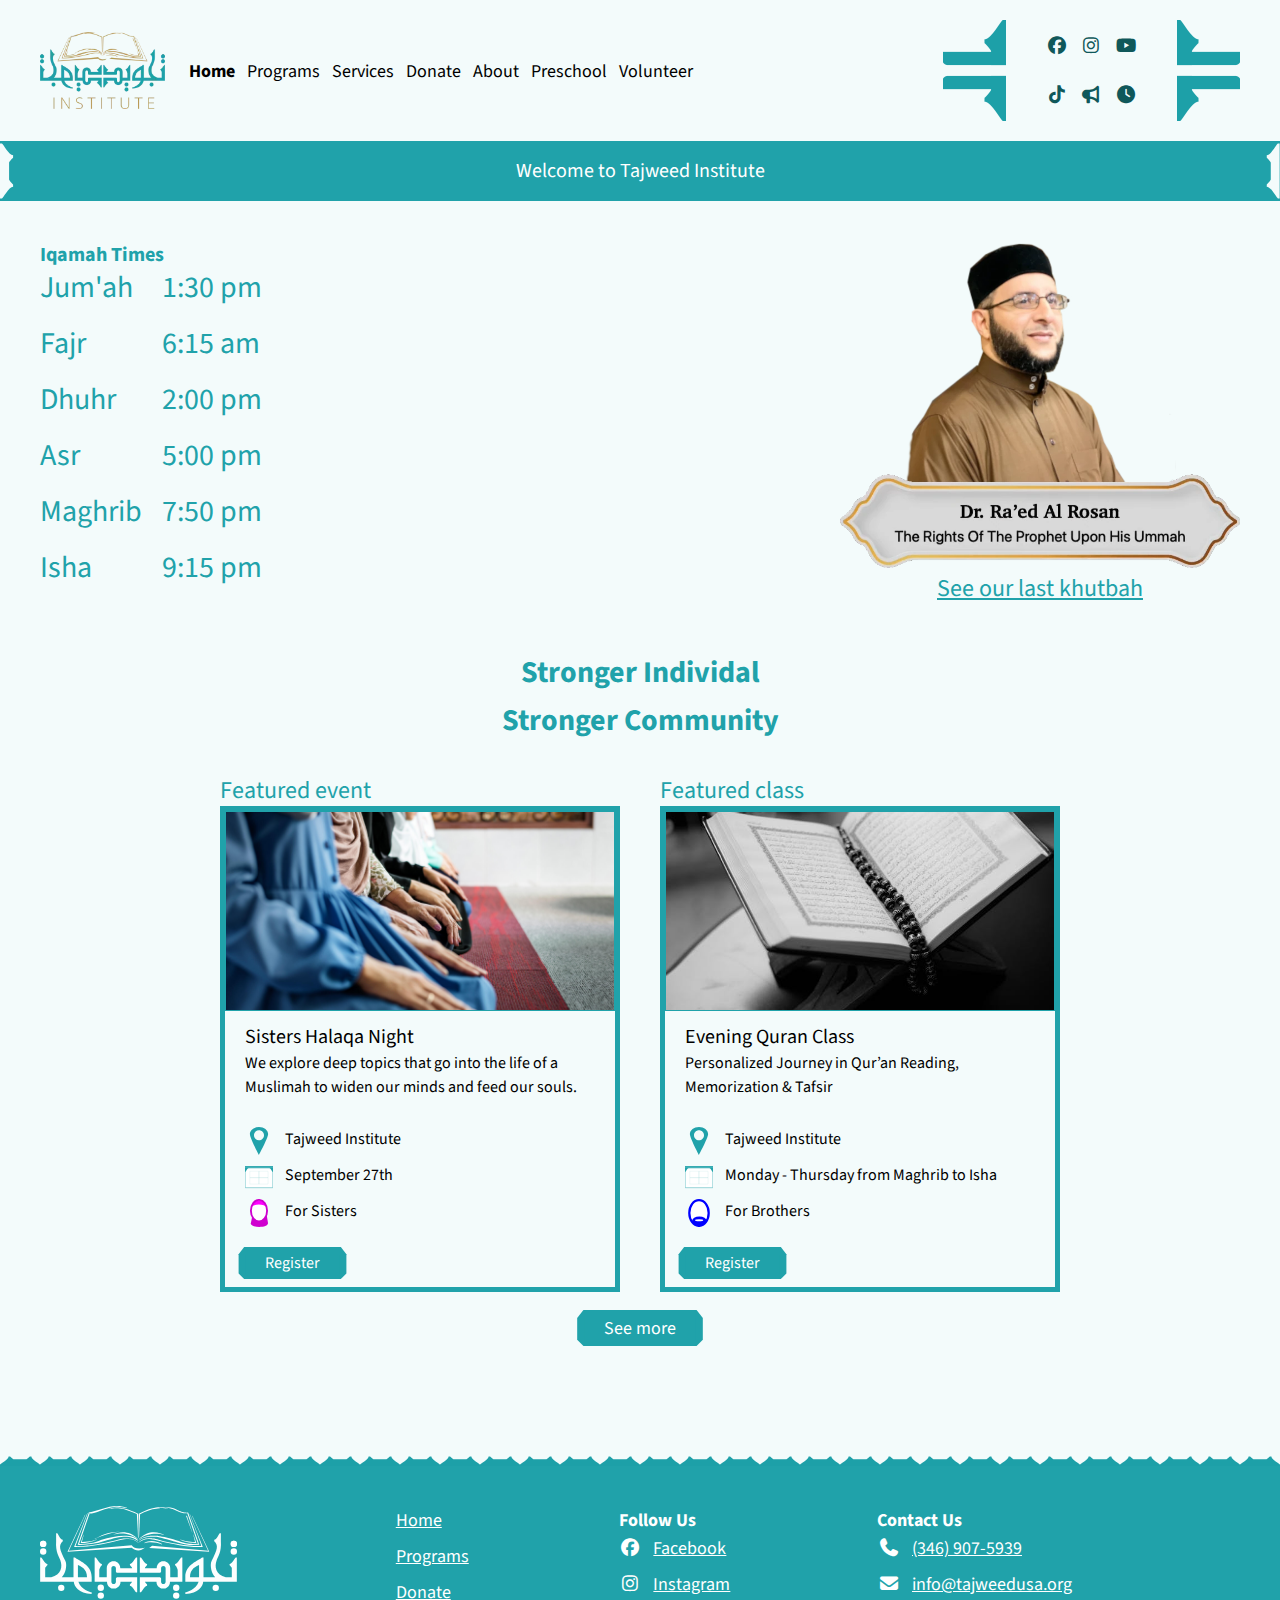
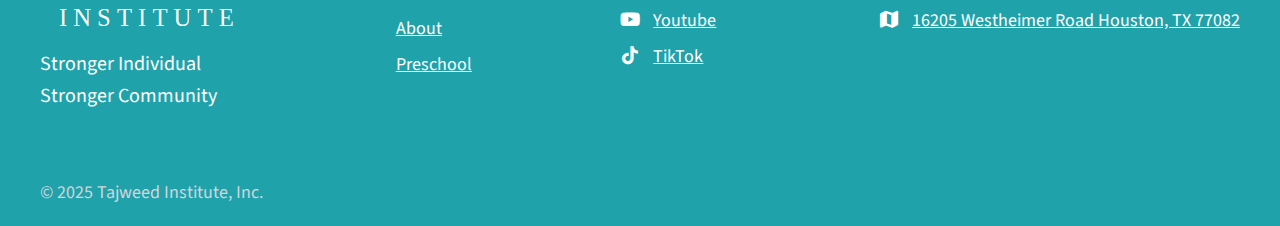
<file: index.html>
<!doctype html><html lang="en"><head><title>Home | Tajweed Institute</title><meta name="viewport" content="width=device-width, initial-scale=1"><link rel="stylesheet" href="static/css/style.css"><link rel="stylesheet" href="static/css/fontawesome.min.css"><link rel="stylesheet" href="static/css/regular.min.css"><link rel="stylesheet" href="static/css/solid.min.css"><link rel="stylesheet" href="static/css/brands.min.css"><link rel="icon" href="static/media/favicon.svg"><link rel="prefetch" href="index.html" as="document"><link rel="prefetch" href="programs.html" as="document"><link rel="prefetch" href="services.html" as="document"><link rel="prefetch" href="donate.html" as="document"><link rel="prefetch" href="about.html" as="document"><link rel="prefetch" href="preschool.html" as="document"><link rel="prefetch" href="volunteer.html" as="document"></head><dialog id="mobile-menu"><h1 class="text-2xl">Menu</h1><div class="flow text-xl py-5"><p><a class="font-bold" href="index.html">Home</a></p><p><a href="programs.html">Programs</a></p><p><a href="services.html">Services</a></p><p><a href="donate.html">Donate</a></p><p><a href="about.html">About</a></p><p><a href="preschool.html">Preschool</a></p><p><a href="volunteer.html">Volunteer</a></p><div class="mx-auto w-fit" onclick="document.querySelector(&#39;#mobile-menu&#39;).close()"><div class="[ button ] flex gap-5 items-center"><a class="cursor-pointer hover:text-tajweed-green-800 hover:bg-tajweed-green-800 bg-tajweed-green-500 text-tajweed-green-500 relative px-5 py-1"><svg class="absolute left-0 top-0 h-full w-5 translate-x-[-13px]"><use href="#button-left"></use></svg><span class="select-none text-white">Close</span><svg class="absolute right-0 top-0 h-full w-5 translate-x-[13px] -scale-x-100"><use href="#button-left"></use></svg></a></div></div></div></dialog><body class="bg-tajweed-green-100 min-h-dvh flex flex-col"><svg class="hidden" xmlns="http://www.w3.org/2000/svg">
	<symbol id="button-left" viewBox="0 0 21.21051 100">
		<path fill="currentColor" d="M21.21 0v100h-3.85L0 82.693V22.266L17.36 0Z"/>
	</symbol>
	<symbol id="image-top-left" viewBox="0 0 100 100">
		<path fill="currentColor" d="M80.579 19.027c-27.37.88-56.177 80.595-68.805 80.905H0V0h80.579z"/>
	</symbol>
	<symbol id="message-left" viewBox="0 0 100 100">
		<path fill="currentColor" d="M3.434 0 0 .008V25.33l.002 9.254H0v30.848h.002L0 74.686v25.322l3.434.008c1.965 0 12.75-21.493 20.486-21.493l-.08-3.837-.003-.299c-.505-.016-7.231-7.565-7.269-8.954V34.584c.038-1.39 6.764-8.938 7.27-8.955l.001-.299.08-3.837C16.185 21.493 5.4 0 3.435 0z"/>
	</symbol>
	<symbol id="calendar" viewBox="0 0 100.06268 77.996346">
		<path fill="#fff" stroke="currentColor" stroke-width="1.58562222" d="M.793 6.895H99.27v70.308H.793z"/>
		<path fill="currentColor" d="M.055 0h99.953v6.043H.055z" opacity=".99"/>
		<path fill="none" stroke="currentColor" stroke-width=".298372945" d="M17.14 18.33h32.475v22.879H17.141zM17.14 41.46h32.475v22.878H17.141zM49.97 18.33h32.475v22.879H49.97zM49.97 41.46h32.475v22.878H49.97z" opacity=".99"/>
		<path fill="currentColor" d="M11.66 7.737c-3.942.13-8.364 12.653-10.183 12.698H.055V6.043H11.66ZM88.403 7.74c3.942.131 8.307 12.65 10.126 12.695h1.478V6.043H88.403Z"/>
	</symbol>
	<symbol id="pin" viewBox="0 0 65.060028 100">
		<path fill="currentColor" d="M32.53 0C14.564 0 0 11.382 0 25.42 0 39.456 32.226 100 32.226 100S65.06 39.457 65.06 25.42C65.06 11.381 50.496 0 32.53 0Zm0 11.172c9.904 0 17.932 8.109 17.932 18.112 0 10.004-8.028 18.113-17.932 18.113-9.904 0-17.933-8.11-17.932-18.113 0-10.003 8.028-18.113 17.932-18.112Z"/>
	</symbol>
	<symbol id="brothers" viewBox="0 0 77.299515 100.00001">
		<g transform="matrix(36.63 0 0 36.63 -661.242 -6092.471)">
			<ellipse cx="19.107286" cy="167.69156" fill="#fff" stroke="#00f" stroke-width=".219628" rx="0.94533759" ry="1.2552031"/>
			<ellipse cx="19.140945" cy="168.4575" fill="#00f" rx="0.70823032" ry="0.42105639"/>
			<ellipse cx="19.120277" cy="168.39487" fill="#fff" rx="0.39687493" ry="0.090950511"/>
		</g>
	</symbol>
	<symbol id="sisters" viewBox="0 0 64.497627 100.00001">
		<g transform="matrix(30.561 0 0 30.561 -551.695 -5083.173)">
			<path fill="#cf00cf" d="M18.33 168.29h1.69l.142.882c0 .562-2.008.576-2.008 0z"/>
			<ellipse cx="19.107286" cy="167.69156" fill="#fff" rx="0.94533759" ry="1.2552031"/>
			<path fill="#f0f" d="M18.565 166.524h1.07l.374.79c-.212-.447-1.584-.481-1.804.002z"/>
			<ellipse cx="19.107162" cy="167.69156" fill="none" stroke="#cf00cf" stroke-width=".219628" rx="0.94533759" ry="1.2552031"/>
		</g>
	</symbol>
	<symbol id="brothers_sisters" viewBox="0 0 100.00001 91.889931">
		<g transform="translate(-460.84 -4625.64) scale(27.815868)">
			<path fill="#cf00cf" d="M18.33 168.29h1.7l.13.88c0 .56-2 .58-2 0z"/>
			<ellipse cx="19.107286" cy="167.69156" fill="#fff" rx="0.94533759" ry="1.2552031"/>
			<path fill="#f0f" d="M18.56 166.52h1.08l.37.8c-.21-.45-1.59-.49-1.8 0z"/>
			<ellipse cx="19.107162" cy="167.69156" fill="none" stroke="#cf00cf" stroke-width=".219628" rx="0.94533759" ry="1.2552031"/>
		</g>
		<g transform="translate(-504.94 -4652.33) scale(27.971057)">
			<ellipse cx="19.107286" cy="167.69156" fill="#fff" stroke="#00f" stroke-width=".219628" rx="0.94533759" ry="1.2552031"/>
			<ellipse cx="19.140945" cy="168.4575" fill="#00f" rx="0.70823032" ry="0.42105639"/>
			<ellipse cx="19.120277" cy="168.39487" fill="#fff" rx="0.39687493" ry="0.090950511"/>
		</g>
	</symbol>
	<symbol id="footer-element" viewBox="0 0 100 100">
		<path fill="currentColor" d="M21.5 76C21.5 83.8 0 94.6 0 96.6v3.4h100v-3.4c0-2-21.5-12.8-21.5-20.6l-3.8.1h-.3c0 .5-7.6 7.3-9 7.3H34.6c-1.4 0-9-6.8-9-7.3h-.3zM100 96.6v3.4-3.4z"/>
	</symbol>
</svg><header><nav class="mx-10 my-5 lg:flex place-content-between"><div class="sm:flex gap-6 items-center"><a href="index.html"><img class="mx-auto w-40 my-4 sm:mx-0 sm:my-0" src="static/media/tajweed-logo.webp"></a><ul class="hidden sm:flex w-full gap-3 items-center justify-center sm:justify-normal text-lg"><li class="font-bold"><a href="index.html">Home</a></li><li class="cursor-pointer"><a href="programs.html">Programs</a></li><li class="cursor-pointer"><a href="services.html">Services</a></li><li class="cursor-pointer"><a href="donate.html">Donate</a></li><li class="cursor-pointer"><a href="about.html">About</a></li><li class="cursor-pointer"><a href="preschool.html">Preschool</a></li><li class="cursor-pointer"><a href="volunteer.html">Volunteer</a></li></ul></div><div id="mobile-menu" onclick="document.querySelector(&#39;#mobile-menu&#39;).showModal()" class="block sm:hidden cursor-pointer text-2xl text-center"><i class="fa-solid fa-bars"></i></div><div class="lg:flex gap-10 hidden"><img src="static/media/social-left.webp"><ul class="my-2 grid grid-cols-3 gap-3 items-center text-tajweed-green-800 text-lg"><li><a href="https://www.facebook.com/tajweedinstitute" target="_blank" class="cursor-pointer fa-brands fa-facebook"></a></li><li><a href="https://www.instagram.com/tajweedinstitute" target="_blank" class="cursor-pointer fa-brands fa-instagram"></a></li><li><a href="https://www.youtube.com/channel/UChO7xBwlHaXJKIAzBQwmeqQ" target="_blank" class="cursor-pointer fa-brands fa-youtube"></a></li><li><a href="https://www.tiktok.com/@tajweedinstitute" target="_blank" class="cursor-pointer fa-brands fa-tiktok"></a></li><li><a href="https://chat.whatsapp.com/FNIgkskNrhm2pRQZLc8c6O" target="_blank" class="cursor-pointer fa-bullhorn fa-solid"></a></li><li><a href="https://chat.whatsapp.com/GzSEJs3EFbl4BbDmk7Pjym" target="_blank" class="cursor-pointer fa-clock fa-solid"></a></li></ul><img class="-scale-x-100" src="static/media/social-left.webp"></div></nav><div class="[ message ] bg-tajweed-green-500 flex items-center"><svg class="text-tajweed-green-100 h-15 w-15"><use href="#message-left"></use></svg><p class="text-xl text-white text-center w-full">Welcome to Tajweed Institute</p><svg class="text-tajweed-green-100 h-15 w-15 -scale-x-100"><use href="#message-left"></use></svg></div></header><main class="[ flow ] [ mx-2 sm:mx-10 mt-10 flex-1 ]"><section class="flex flex-wrap justify-between gap-10"><div><h1 class="text-tajweed-green-500 font-bold text-xl">Iqamah Times</h1><div class="grid grid-cols-2 gap-5 text-3xl text-tajweed-green-500"><p class="">Jum&#39;ah</p><p class="">1:30 pm</p><p class="">Fajr</p><p class="">6:15 am</p><p class="">Dhuhr</p><p class="">2:00 pm</p><p class="">Asr</p><p class="">5:00 pm</p><p class="">Maghrib</p><p class="">7:50 pm</p><p class="">Isha</p><p class="">9:15 pm</p></div></div><div><img class="w-full max-w-100" src="data/media/raed - khutbah.webp" alt="a thumbnail of the last sermon"><a class="block text-tajweed-green-500 text-2xl text-center mt-1 underline cursor-pointer" href="https://www.youtube.com/watch?v=g-9PZgYwx0A" target="_blank">See our last khutbah</a></div></section><section class="mt-10 py-5 font-bold text-3xl text-center text-tajweed-green-500"><h1>Stronger Individal</h1><h1 class="mt-3">Stronger Community</h1></section><section class="[ flow ] [ mt-10 ]"><div class="lg:mx-auto w-fit flex flex-wrap gap-10"><div><p class="text-tajweed-green-500 text-2xl">Featured event</p><div class="border border-tajweed-green-500 border-5 pb-2 w-75 md:w-100"><img class="h-50 w-full object-cover border border-tajweed-green-500" src="data/media/sisters halaqah.jpg"><div class="mx-5 mt-3"><h1 class="text-xl capitalize">sisters halaqa night</h1><p class="h-17 overflow-y-hidden mb-2">We explore deep topics that go into the life of a Muslimah to widen our minds and feed our souls.</p><div class="grid grid-cols-[2em_1fr] gap-2 mt-2 place-content-center"><svg class="w-7 h-7 text-tajweed-green-500"><use href="#pin"></use></svg><p>Tajweed Institute</p><svg class="w-7 h-7 text-tajweed-green-500"><use href="#calendar"></use></svg><p>September 27th</p><svg class="w-7 h-7"><use href="#sisters"></use></svg><p>For Sisters</p></div><div class="flex mt-5"><div class="[ button ] flex gap-5 items-center"><a href="https://givebutter.com/SHNSEP2025" target="_blank" class="cursor-pointer hover:text-tajweed-green-800 hover:bg-tajweed-green-800 bg-tajweed-green-500 text-tajweed-green-500 relative px-5 py-1"><svg class="absolute left-0 top-0 h-full w-5 translate-x-[-13px]"><use href="#button-left"></use></svg><span class="select-none text-white">Register</span><svg class="absolute right-0 top-0 h-full w-5 translate-x-[13px] -scale-x-100"><use href="#button-left"></use></svg></a></div></div></div></div></div><div><p class="text-tajweed-green-500 text-2xl">Featured class</p><div class="border border-tajweed-green-500 border-5 pb-2 w-75 md:w-100"><img class="h-50 w-full object-cover border border-tajweed-green-500" src="data/media/evening-quran.jpg"><div class="mx-5 mt-3"><h1 class="text-xl capitalize">evening quran class</h1><p class="h-17 overflow-y-hidden mb-2">Personalized Journey in Qur’an Reading, Memorization &amp; Tafsir</p><div class="grid grid-cols-[2em_1fr] gap-2 mt-2 place-content-center"><svg class="w-7 h-7 text-tajweed-green-500"><use href="#pin"></use></svg><p>Tajweed Institute</p><svg class="w-7 h-7 text-tajweed-green-500"><use href="#calendar"></use></svg><p>Monday - Thursday from Maghrib to Isha</p><svg class="w-7 h-7"><use href="#brothers"></use></svg><p>For Brothers</p></div><div class="flex mt-5"><div class="[ button ] flex gap-5 items-center"><a href="https://givebutter.com/EveningQuranClass25" target="_blank" class="cursor-pointer hover:text-tajweed-green-800 hover:bg-tajweed-green-800 bg-tajweed-green-500 text-tajweed-green-500 relative px-5 py-1"><svg class="absolute left-0 top-0 h-full w-5 translate-x-[-13px]"><use href="#button-left"></use></svg><span class="select-none text-white">Register</span><svg class="absolute right-0 top-0 h-full w-5 translate-x-[13px] -scale-x-100"><use href="#button-left"></use></svg></a></div></div></div></div></div></div><div class="w-fit mx-auto text-lg"><div class="[ button ] flex gap-5 items-center"><a href="programs.html#events" class="cursor-pointer hover:text-tajweed-green-800 hover:bg-tajweed-green-800 bg-tajweed-green-500 text-tajweed-green-500 relative px-5 py-1"><svg class="absolute left-0 top-0 h-full w-5 translate-x-[-13px]"><use href="#button-left"></use></svg><span class="select-none text-white">See more</span><svg class="absolute right-0 top-0 h-full w-5 translate-x-[13px] -scale-x-100"><use href="#button-left"></use></svg></a></div></div></section></main><footer class="mt-20 min-h-100 text-white flex flex-col"><div class="h-10 w-full footer-pattern"></div><div class="flex flex-col justify-between h-full grow-1 py-5 pt-10 bg-tajweed-green-500"><div class="px-10 flex flex-wrap gap-15 lg:justify-between"><div><img class="h-30" src="static/media/tajweed-logo-white.svg" alt="Tajweed Institute logo"><p class="text-xl mt-6">Stronger Individual</p><p class="text-xl mt-1">Stronger Community</p></div><ul class="flex flex-col gap-2"><li><a href="index.html" class="text-lg underline"><span class=" mr-3"></span>Home</a></li><li><a href="programs.html" class="text-lg underline"><span class=" mr-3"></span>Programs</a></li><li><a href="donate.html" class="text-lg underline"><span class=" mr-3"></span>Donate</a></li><li><a href="about.html" class="text-lg underline"><span class=" mr-3"></span>About</a></li><li><a href="preschool.html" class="text-lg underline"><span class=" mr-3"></span>Preschool</a></li></ul><div><h3 class="text-lg font-bold">Follow Us</h3><ul class="flex flex-col gap-2"><li><a href="https://www.facebook.com/tajweedinstitute" class="text-lg underline"><span class="fa-brands fa-facebook mr-3"></span>Facebook</a></li><li><a href="https://www.instagram.com/tajweedinstitute" class="text-lg underline"><span class="fa-brands fa-instagram mr-3"></span>Instagram</a></li><li><a href="https://www.youtube.com/channel/UChO7xBwlHaXJKIAzBQwmeqQ" class="text-lg underline"><span class="fa-brands fa-youtube mr-3"></span>Youtube</a></li><li><a href="https://www.tiktok.com/@tajweedinstitute" class="text-lg underline"><span class="fa-brands fa-tiktok mr-3"></span>TikTok</a></li></ul></div><div><h3 class="text-lg font-bold">Contact Us</h3><ul class="flex flex-col gap-2"><li><a href="tel:3469075939" class="text-lg underline"><span class="fa-phone fa-solid mr-3"></span>(346) 907-5939</a></li><li><a href="mail:info@tajweedusa.org" class="text-lg underline"><span class="fa-envelope fa-solid mr-3"></span>info@tajweedusa.org</a></li><li><a href="https://maps.app.goo.gl/xcmS6UeEKFsUK9Fk7" class="text-lg underline"><span class="fa-map fa-solid mr-3"></span>16205 Westheimer Road Houston, TX 77082</a></li></ul></div></div><p class="mt-5 px-10 text-gray-300 text-lg">&copy; 2025 Tajweed Institute, Inc.</p></div></footer></body></html>
</file>
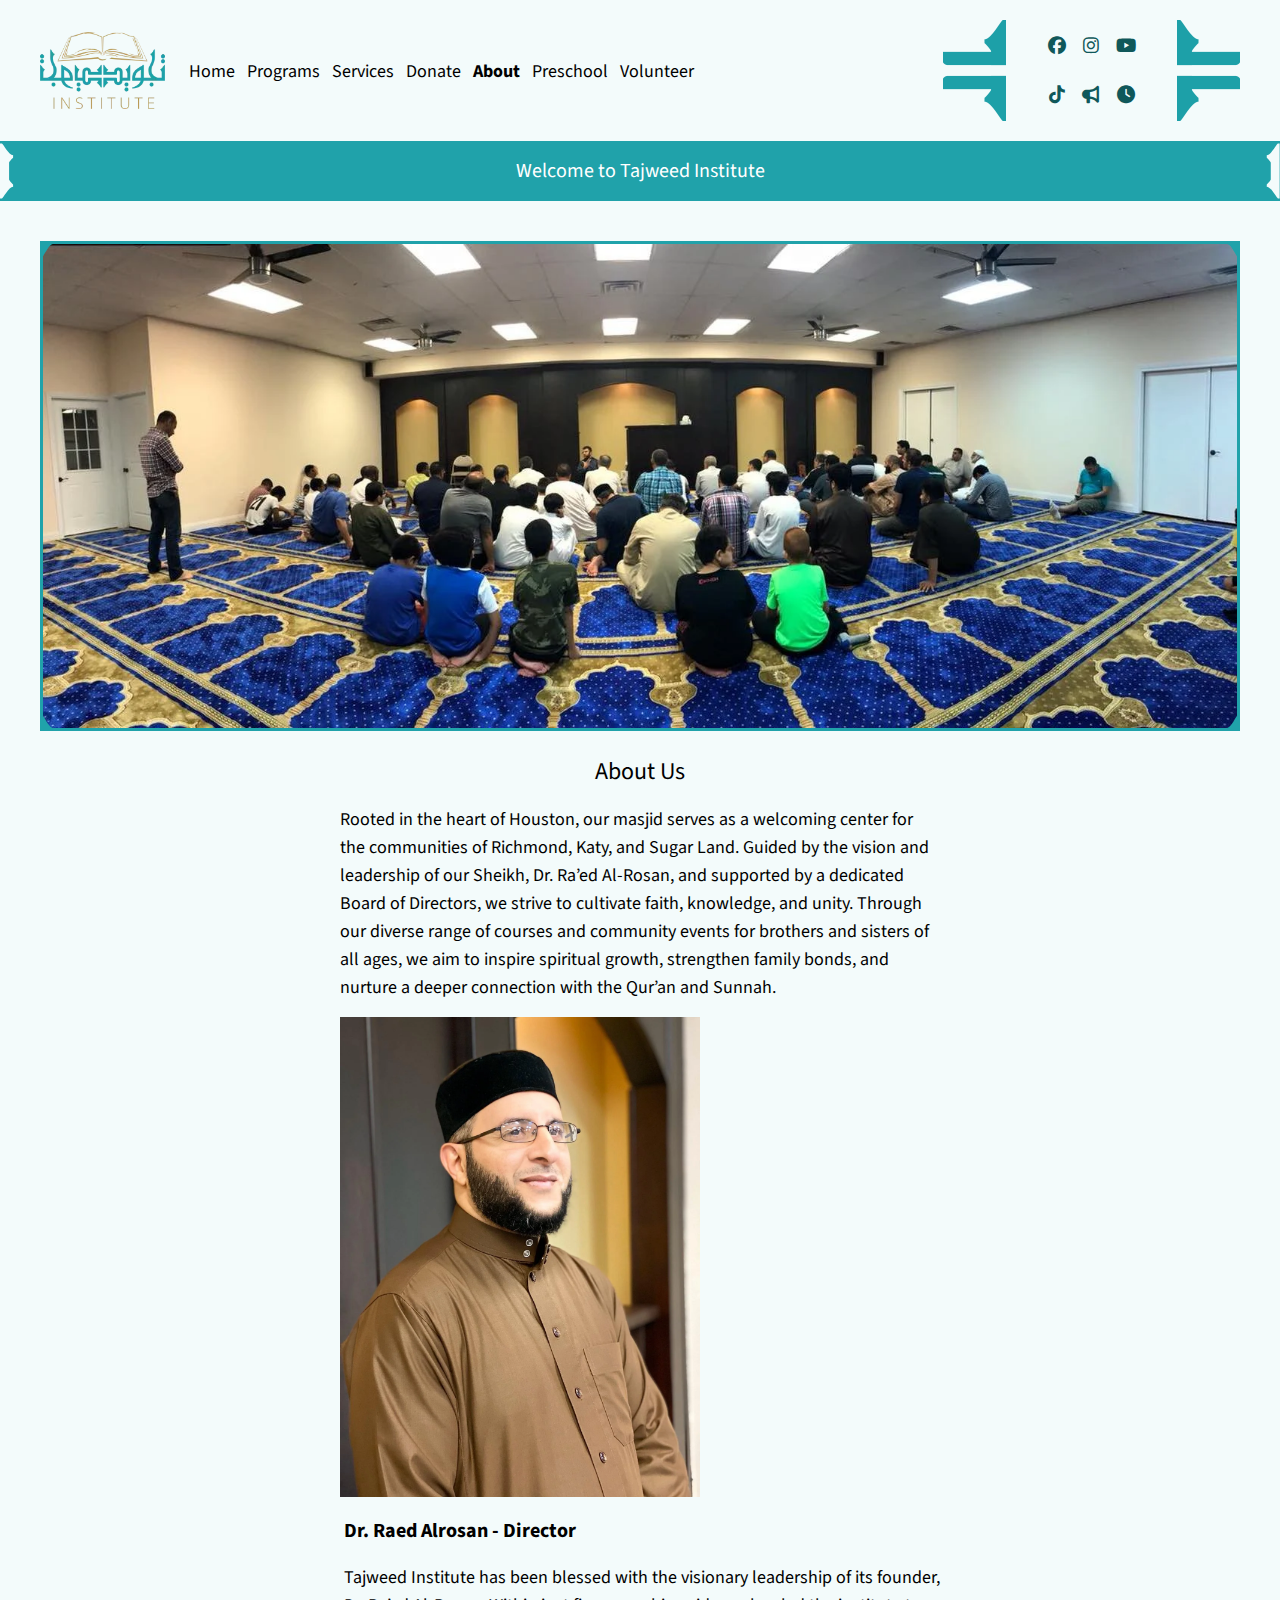
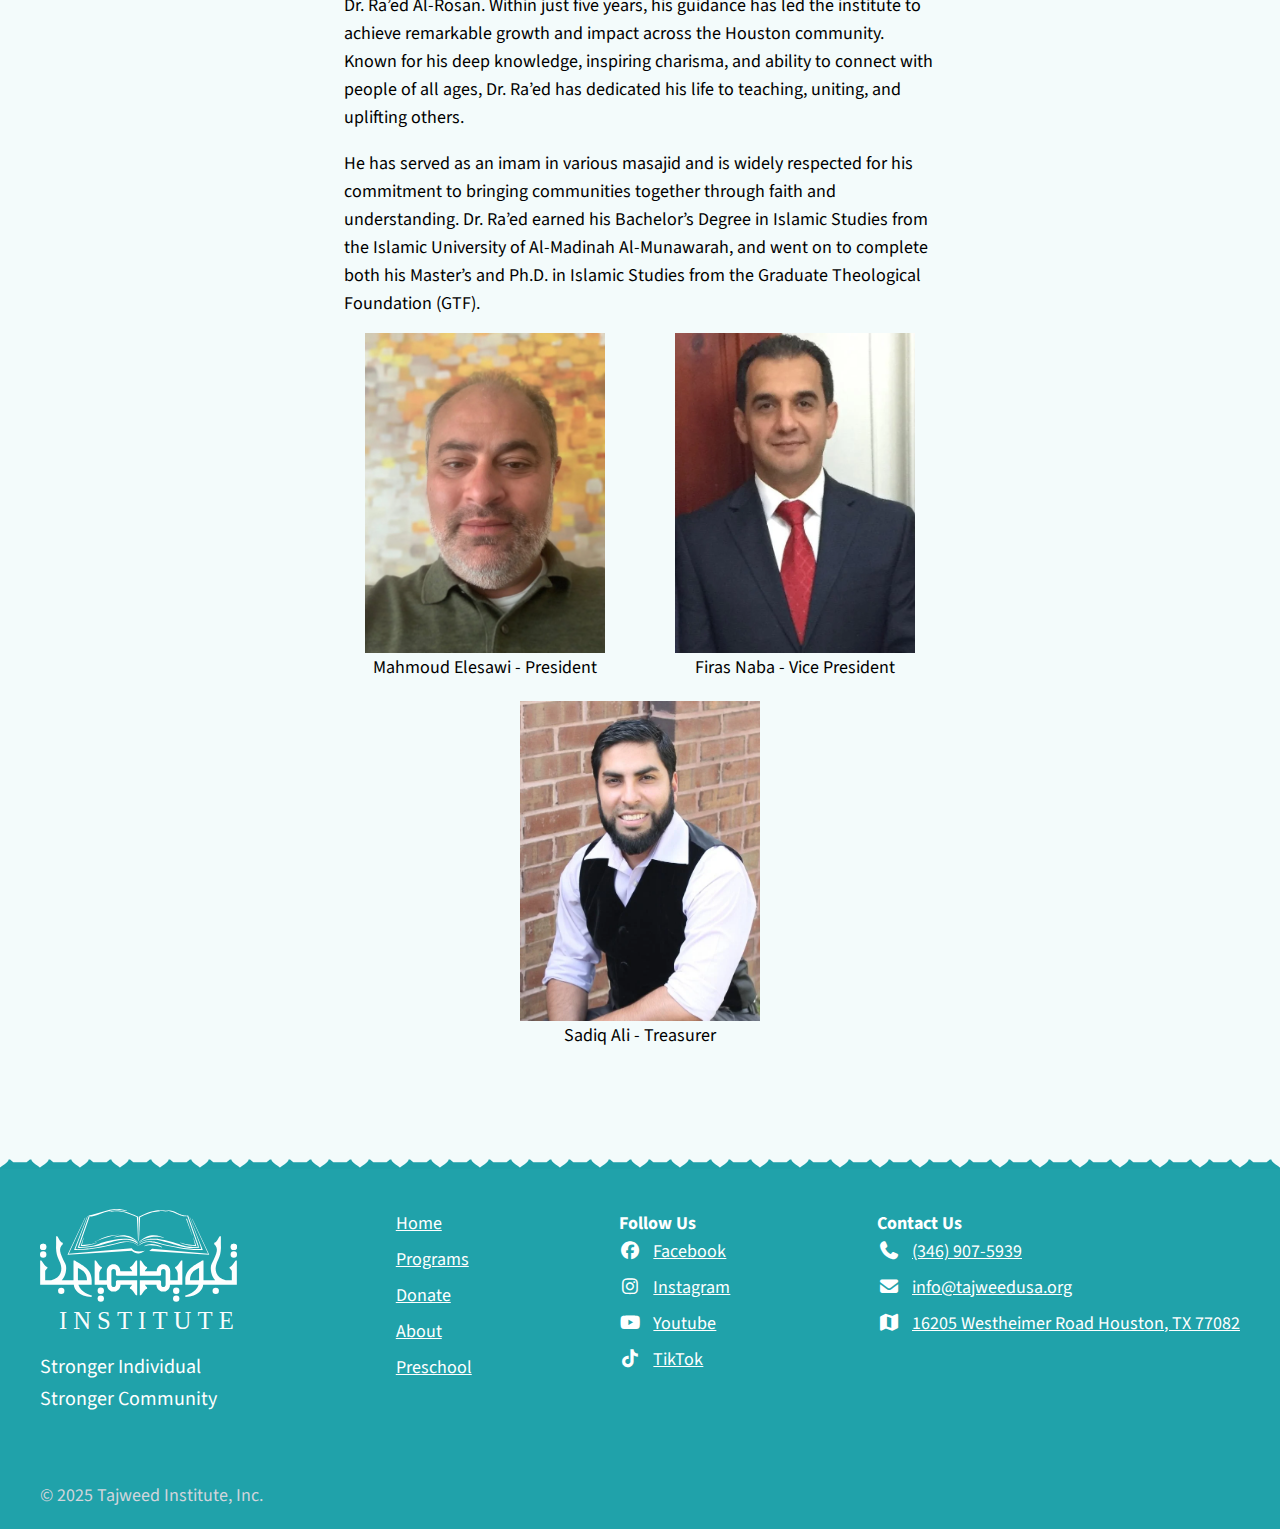
<file: about.html>
<!doctype html><html lang="en"><head><title>About Us | Tajweed Institute</title><meta name="viewport" content="width=device-width, initial-scale=1"><link rel="stylesheet" href="static/css/style.css"><link rel="stylesheet" href="static/css/fontawesome.min.css"><link rel="stylesheet" href="static/css/regular.min.css"><link rel="stylesheet" href="static/css/solid.min.css"><link rel="stylesheet" href="static/css/brands.min.css"><link rel="icon" href="static/media/favicon.svg"><link rel="prefetch" href="index.html" as="document"><link rel="prefetch" href="programs.html" as="document"><link rel="prefetch" href="services.html" as="document"><link rel="prefetch" href="donate.html" as="document"><link rel="prefetch" href="about.html" as="document"><link rel="prefetch" href="preschool.html" as="document"><link rel="prefetch" href="volunteer.html" as="document"></head><dialog id="mobile-menu"><h1 class="text-2xl">Menu</h1><div class="flow text-xl py-5"><p><a href="index.html">Home</a></p><p><a href="programs.html">Programs</a></p><p><a href="services.html">Services</a></p><p><a href="donate.html">Donate</a></p><p><a class="font-bold" href="about.html">About</a></p><p><a href="preschool.html">Preschool</a></p><p><a href="volunteer.html">Volunteer</a></p><div class="mx-auto w-fit" onclick="document.querySelector(&#39;#mobile-menu&#39;).close()"><div class="[ button ] flex gap-5 items-center"><a class="cursor-pointer hover:text-tajweed-green-800 hover:bg-tajweed-green-800 bg-tajweed-green-500 text-tajweed-green-500 relative px-5 py-1"><svg class="absolute left-0 top-0 h-full w-5 translate-x-[-13px]"><use href="#button-left"></use></svg><span class="select-none text-white">Close</span><svg class="absolute right-0 top-0 h-full w-5 translate-x-[13px] -scale-x-100"><use href="#button-left"></use></svg></a></div></div></div></dialog><body class="bg-tajweed-green-100 min-h-dvh flex flex-col"><svg class="hidden" xmlns="http://www.w3.org/2000/svg">
	<symbol id="button-left" viewBox="0 0 21.21051 100">
		<path fill="currentColor" d="M21.21 0v100h-3.85L0 82.693V22.266L17.36 0Z"/>
	</symbol>
	<symbol id="image-top-left" viewBox="0 0 100 100">
		<path fill="currentColor" d="M80.579 19.027c-27.37.88-56.177 80.595-68.805 80.905H0V0h80.579z"/>
	</symbol>
	<symbol id="message-left" viewBox="0 0 100 100">
		<path fill="currentColor" d="M3.434 0 0 .008V25.33l.002 9.254H0v30.848h.002L0 74.686v25.322l3.434.008c1.965 0 12.75-21.493 20.486-21.493l-.08-3.837-.003-.299c-.505-.016-7.231-7.565-7.269-8.954V34.584c.038-1.39 6.764-8.938 7.27-8.955l.001-.299.08-3.837C16.185 21.493 5.4 0 3.435 0z"/>
	</symbol>
	<symbol id="calendar" viewBox="0 0 100.06268 77.996346">
		<path fill="#fff" stroke="currentColor" stroke-width="1.58562222" d="M.793 6.895H99.27v70.308H.793z"/>
		<path fill="currentColor" d="M.055 0h99.953v6.043H.055z" opacity=".99"/>
		<path fill="none" stroke="currentColor" stroke-width=".298372945" d="M17.14 18.33h32.475v22.879H17.141zM17.14 41.46h32.475v22.878H17.141zM49.97 18.33h32.475v22.879H49.97zM49.97 41.46h32.475v22.878H49.97z" opacity=".99"/>
		<path fill="currentColor" d="M11.66 7.737c-3.942.13-8.364 12.653-10.183 12.698H.055V6.043H11.66ZM88.403 7.74c3.942.131 8.307 12.65 10.126 12.695h1.478V6.043H88.403Z"/>
	</symbol>
	<symbol id="pin" viewBox="0 0 65.060028 100">
		<path fill="currentColor" d="M32.53 0C14.564 0 0 11.382 0 25.42 0 39.456 32.226 100 32.226 100S65.06 39.457 65.06 25.42C65.06 11.381 50.496 0 32.53 0Zm0 11.172c9.904 0 17.932 8.109 17.932 18.112 0 10.004-8.028 18.113-17.932 18.113-9.904 0-17.933-8.11-17.932-18.113 0-10.003 8.028-18.113 17.932-18.112Z"/>
	</symbol>
	<symbol id="brothers" viewBox="0 0 77.299515 100.00001">
		<g transform="matrix(36.63 0 0 36.63 -661.242 -6092.471)">
			<ellipse cx="19.107286" cy="167.69156" fill="#fff" stroke="#00f" stroke-width=".219628" rx="0.94533759" ry="1.2552031"/>
			<ellipse cx="19.140945" cy="168.4575" fill="#00f" rx="0.70823032" ry="0.42105639"/>
			<ellipse cx="19.120277" cy="168.39487" fill="#fff" rx="0.39687493" ry="0.090950511"/>
		</g>
	</symbol>
	<symbol id="sisters" viewBox="0 0 64.497627 100.00001">
		<g transform="matrix(30.561 0 0 30.561 -551.695 -5083.173)">
			<path fill="#cf00cf" d="M18.33 168.29h1.69l.142.882c0 .562-2.008.576-2.008 0z"/>
			<ellipse cx="19.107286" cy="167.69156" fill="#fff" rx="0.94533759" ry="1.2552031"/>
			<path fill="#f0f" d="M18.565 166.524h1.07l.374.79c-.212-.447-1.584-.481-1.804.002z"/>
			<ellipse cx="19.107162" cy="167.69156" fill="none" stroke="#cf00cf" stroke-width=".219628" rx="0.94533759" ry="1.2552031"/>
		</g>
	</symbol>
	<symbol id="brothers_sisters" viewBox="0 0 100.00001 91.889931">
		<g transform="translate(-460.84 -4625.64) scale(27.815868)">
			<path fill="#cf00cf" d="M18.33 168.29h1.7l.13.88c0 .56-2 .58-2 0z"/>
			<ellipse cx="19.107286" cy="167.69156" fill="#fff" rx="0.94533759" ry="1.2552031"/>
			<path fill="#f0f" d="M18.56 166.52h1.08l.37.8c-.21-.45-1.59-.49-1.8 0z"/>
			<ellipse cx="19.107162" cy="167.69156" fill="none" stroke="#cf00cf" stroke-width=".219628" rx="0.94533759" ry="1.2552031"/>
		</g>
		<g transform="translate(-504.94 -4652.33) scale(27.971057)">
			<ellipse cx="19.107286" cy="167.69156" fill="#fff" stroke="#00f" stroke-width=".219628" rx="0.94533759" ry="1.2552031"/>
			<ellipse cx="19.140945" cy="168.4575" fill="#00f" rx="0.70823032" ry="0.42105639"/>
			<ellipse cx="19.120277" cy="168.39487" fill="#fff" rx="0.39687493" ry="0.090950511"/>
		</g>
	</symbol>
	<symbol id="footer-element" viewBox="0 0 100 100">
		<path fill="currentColor" d="M21.5 76C21.5 83.8 0 94.6 0 96.6v3.4h100v-3.4c0-2-21.5-12.8-21.5-20.6l-3.8.1h-.3c0 .5-7.6 7.3-9 7.3H34.6c-1.4 0-9-6.8-9-7.3h-.3zM100 96.6v3.4-3.4z"/>
	</symbol>
</svg><header><nav class="mx-10 my-5 lg:flex place-content-between"><div class="sm:flex gap-6 items-center"><a href="index.html"><img class="mx-auto w-40 my-4 sm:mx-0 sm:my-0" src="static/media/tajweed-logo.webp"></a><ul class="hidden sm:flex w-full gap-3 items-center justify-center sm:justify-normal text-lg"><li class="cursor-pointer"><a href="index.html">Home</a></li><li class="cursor-pointer"><a href="programs.html">Programs</a></li><li class="cursor-pointer"><a href="services.html">Services</a></li><li class="cursor-pointer"><a href="donate.html">Donate</a></li><li class="font-bold"><a href="about.html">About</a></li><li class="cursor-pointer"><a href="preschool.html">Preschool</a></li><li class="cursor-pointer"><a href="volunteer.html">Volunteer</a></li></ul></div><div id="mobile-menu" onclick="document.querySelector(&#39;#mobile-menu&#39;).showModal()" class="block sm:hidden cursor-pointer text-2xl text-center"><i class="fa-solid fa-bars"></i></div><div class="lg:flex gap-10 hidden"><img src="static/media/social-left.webp"><ul class="my-2 grid grid-cols-3 gap-3 items-center text-tajweed-green-800 text-lg"><li><a href="https://www.facebook.com/tajweedinstitute" target="_blank" class="cursor-pointer fa-brands fa-facebook"></a></li><li><a href="https://www.instagram.com/tajweedinstitute" target="_blank" class="cursor-pointer fa-brands fa-instagram"></a></li><li><a href="https://www.youtube.com/channel/UChO7xBwlHaXJKIAzBQwmeqQ" target="_blank" class="cursor-pointer fa-brands fa-youtube"></a></li><li><a href="https://www.tiktok.com/@tajweedinstitute" target="_blank" class="cursor-pointer fa-brands fa-tiktok"></a></li><li><a href="https://chat.whatsapp.com/FNIgkskNrhm2pRQZLc8c6O" target="_blank" class="cursor-pointer fa-bullhorn fa-solid"></a></li><li><a href="https://chat.whatsapp.com/GzSEJs3EFbl4BbDmk7Pjym" target="_blank" class="cursor-pointer fa-clock fa-solid"></a></li></ul><img class="-scale-x-100" src="static/media/social-left.webp"></div></nav><div class="[ message ] bg-tajweed-green-500 flex items-center"><svg class="text-tajweed-green-100 h-15 w-15"><use href="#message-left"></use></svg><p class="text-xl text-white text-center w-full">Welcome to Tajweed Institute</p><svg class="text-tajweed-green-100 h-15 w-15 -scale-x-100"><use href="#message-left"></use></svg></div></header><main class="[ flow ] [ mx-2 sm:mx-10 mt-10 flex-1 ]"><div class="[ tajweed-image ] [ text-tajweed-green-500 ]"><img class="border border-tajweed-green-500 border-3" src="static/media/masjid.webp"><svg class="w-4 h-4 absolute top-0 left-0"><use href="#image-top-left"></use></svg><svg class="w-4 h-4 absolute top-0 right-0 -scale-x-100"><use href="#image-top-left"></use></svg><svg class="w-4 h-4 absolute bottom-0 right-0 -scale-100"><use href="#image-top-left"></use></svg><svg class="w-4 h-4 absolute bottom-0 left-0 -scale-y-100"><use href="#image-top-left"></use></svg></div><h1 class="text-2xl text-center">About Us</h1><p class="lg:w-1/2 lg:mx-auto text-lg">Rooted in the heart of Houston, our masjid serves as a welcoming center for the communities of Richmond, Katy, and Sugar Land. Guided by the vision and leadership of our Sheikh, Dr. Ra’ed Al-Rosan, and supported by a dedicated Board of Directors, we strive to cultivate faith, knowledge, and unity. Through our diverse range of courses and community events for brothers and sisters of all ages, we aim to inspire spiritual growth, strengthen family bonds, and nurture a deeper connection with the Qur’an and Sunnah.</p><div class="flex flex-wrap gap-5 lg:w-1/2 lg:mx-auto"><img alt="A picture of Sh. Ra&#39;ed" class="h-120" src="static/media/Sh. Raed.webp"><div class="flow pl-1 grow shrink basis-80"><h2 class="text-xl font-bold">Dr. Raed Alrosan - Director</h2><p class="text-lg">Tajweed Institute has been blessed with the visionary leadership of its founder, Dr. Ra’ed Al-Rosan. Within just five years, his guidance has led the institute to achieve remarkable growth and impact across the Houston community. Known for his deep knowledge, inspiring charisma, and ability to connect with people of all ages, Dr. Ra’ed has dedicated his life to teaching, uniting, and uplifting others.</p><p class="text-lg">He has served as an imam in various masajid and is widely respected for his commitment to bringing communities together through faith and understanding. Dr. Ra’ed earned his Bachelor’s Degree in Islamic Studies from the Islamic University of Al-Madinah Al-Munawarah, and went on to complete both his Master’s and Ph.D. in Islamic Studies from the Graduate Theological Foundation (GTF).</p></div></div><div class="flex flex-wrap gap-5 lg:w-1/2 lg:mx-auto text-center justify-around"><div><img class="h-80" src="static/media/Mahmoud Elesawi.webp"><p class="text-lg">Mahmoud Elesawi - President</p></div><div><img class="h-80" src="static/media/Firas Naba.jpeg"><p class="text-lg">Firas Naba - Vice President</p></div><div><img class="h-80" src="static/media/Sadiq Ali.jpg"><p class="text-lg">Sadiq Ali - Treasurer</p></div></div></main><footer class="mt-20 min-h-100 text-white flex flex-col"><div class="h-10 w-full footer-pattern"></div><div class="flex flex-col justify-between h-full grow-1 py-5 pt-10 bg-tajweed-green-500"><div class="px-10 flex flex-wrap gap-15 lg:justify-between"><div><img class="h-30" src="static/media/tajweed-logo-white.svg" alt="Tajweed Institute logo"><p class="text-xl mt-6">Stronger Individual</p><p class="text-xl mt-1">Stronger Community</p></div><ul class="flex flex-col gap-2"><li><a href="index.html" class="text-lg underline"><span class=" mr-3"></span>Home</a></li><li><a href="programs.html" class="text-lg underline"><span class=" mr-3"></span>Programs</a></li><li><a href="donate.html" class="text-lg underline"><span class=" mr-3"></span>Donate</a></li><li><a href="about.html" class="text-lg underline"><span class=" mr-3"></span>About</a></li><li><a href="preschool.html" class="text-lg underline"><span class=" mr-3"></span>Preschool</a></li></ul><div><h3 class="text-lg font-bold">Follow Us</h3><ul class="flex flex-col gap-2"><li><a href="https://www.facebook.com/tajweedinstitute" class="text-lg underline"><span class="fa-brands fa-facebook mr-3"></span>Facebook</a></li><li><a href="https://www.instagram.com/tajweedinstitute" class="text-lg underline"><span class="fa-brands fa-instagram mr-3"></span>Instagram</a></li><li><a href="https://www.youtube.com/channel/UChO7xBwlHaXJKIAzBQwmeqQ" class="text-lg underline"><span class="fa-brands fa-youtube mr-3"></span>Youtube</a></li><li><a href="https://www.tiktok.com/@tajweedinstitute" class="text-lg underline"><span class="fa-brands fa-tiktok mr-3"></span>TikTok</a></li></ul></div><div><h3 class="text-lg font-bold">Contact Us</h3><ul class="flex flex-col gap-2"><li><a href="tel:3469075939" class="text-lg underline"><span class="fa-phone fa-solid mr-3"></span>(346) 907-5939</a></li><li><a href="mail:info@tajweedusa.org" class="text-lg underline"><span class="fa-envelope fa-solid mr-3"></span>info@tajweedusa.org</a></li><li><a href="https://maps.app.goo.gl/xcmS6UeEKFsUK9Fk7" class="text-lg underline"><span class="fa-map fa-solid mr-3"></span>16205 Westheimer Road Houston, TX 77082</a></li></ul></div></div><p class="mt-5 px-10 text-gray-300 text-lg">&copy; 2025 Tajweed Institute, Inc.</p></div></footer></body></html>
</file>
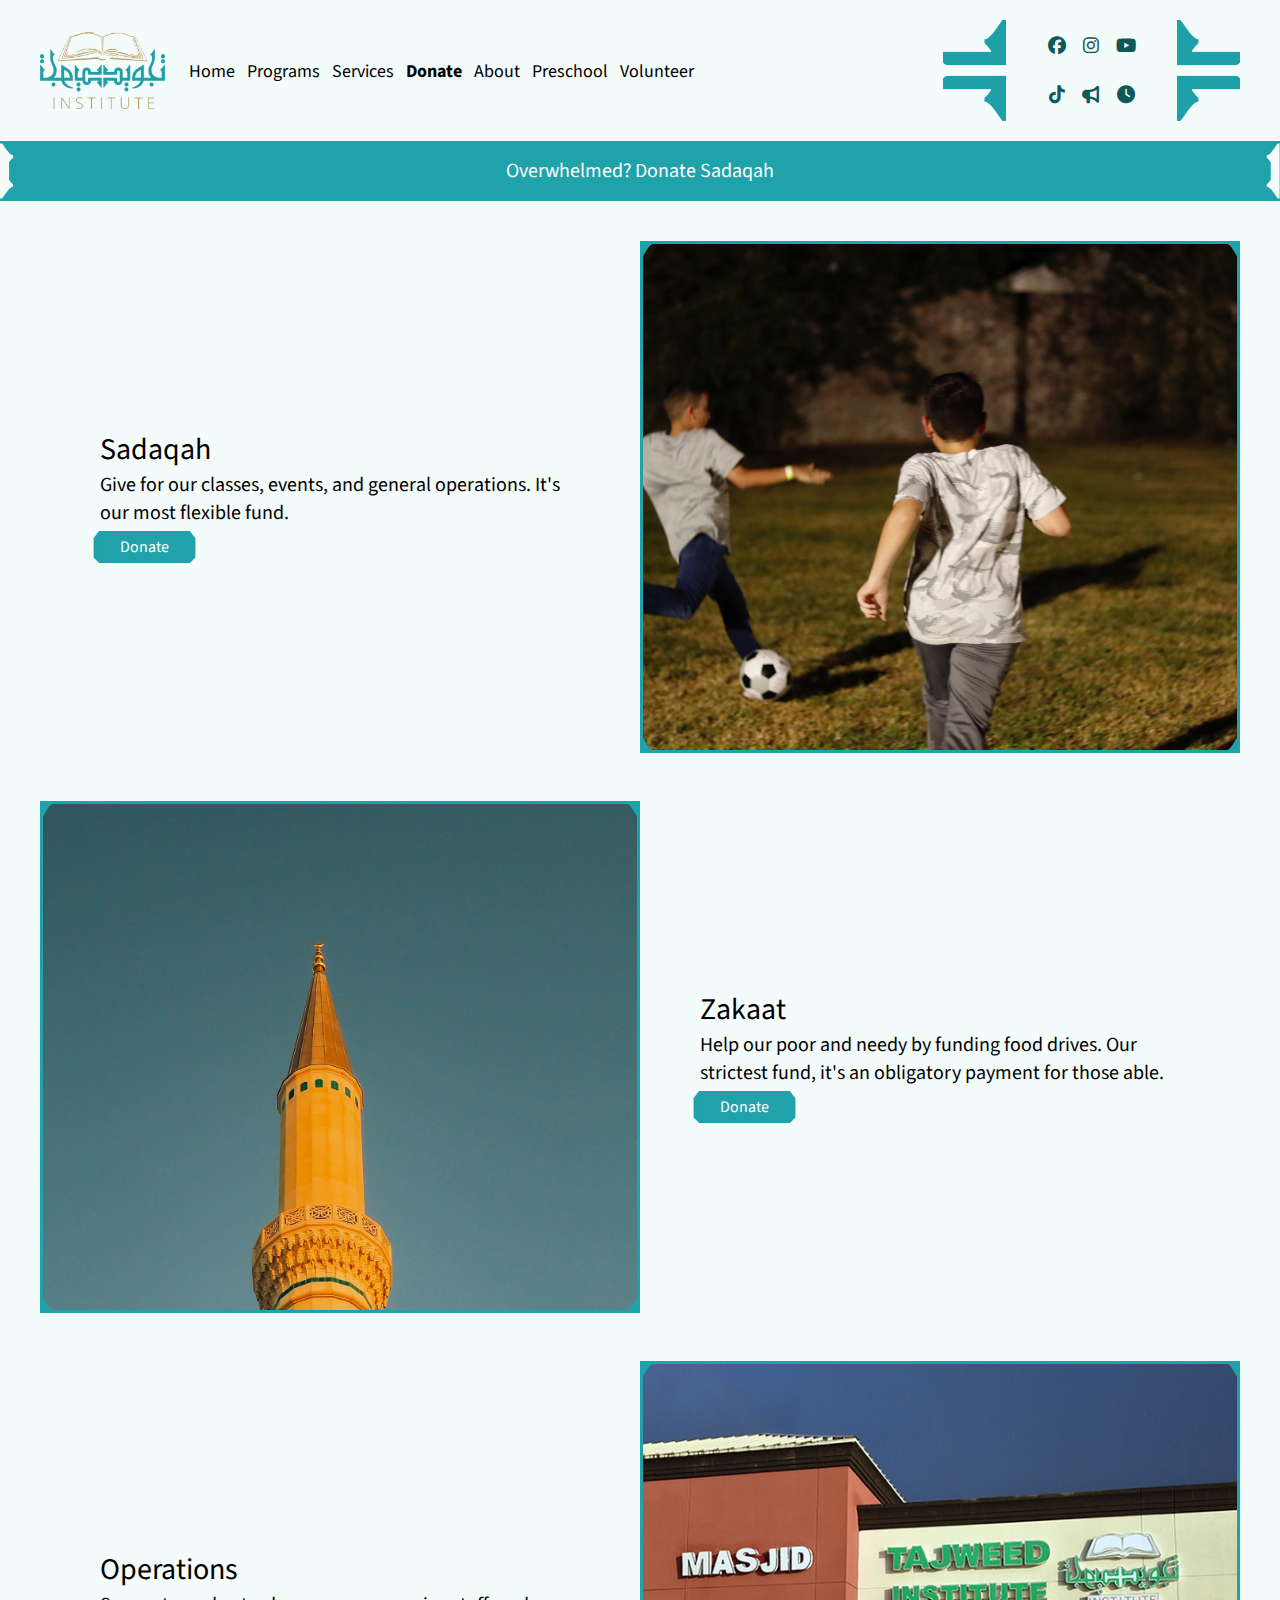
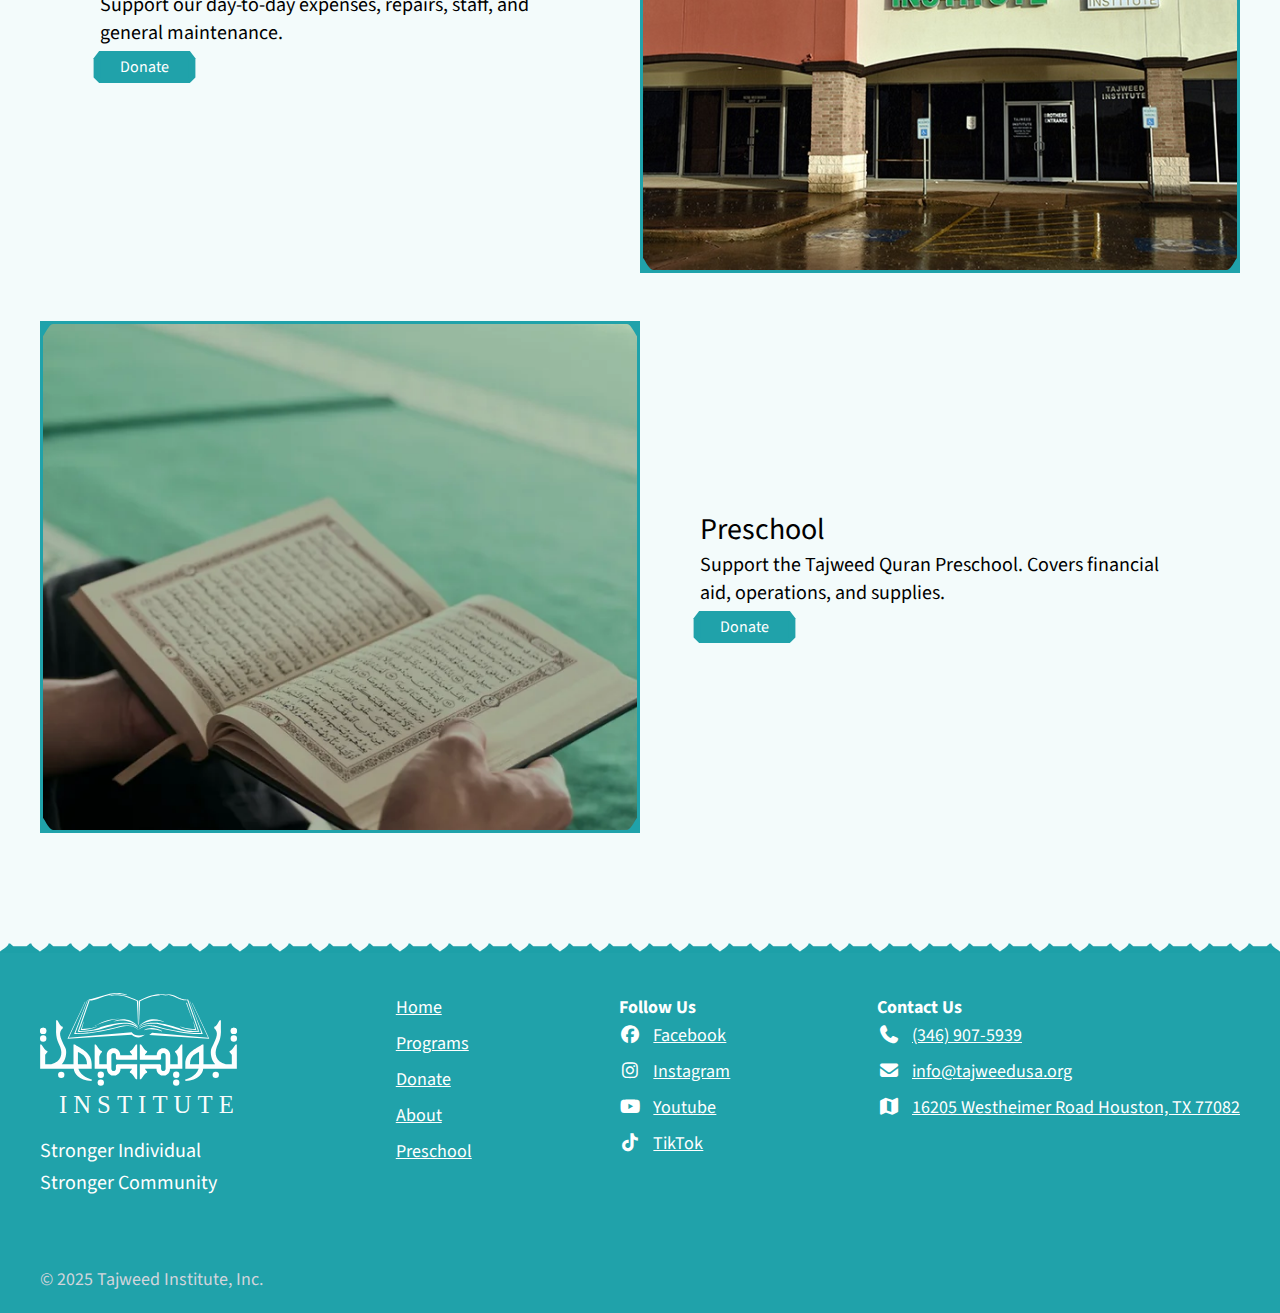
<file: donate.html>
<!doctype html><html lang="en"><head><title>Donate | Tajweed Institute</title><meta name="viewport" content="width=device-width, initial-scale=1"><link rel="stylesheet" href="static/css/style.css"><link rel="stylesheet" href="static/css/fontawesome.min.css"><link rel="stylesheet" href="static/css/regular.min.css"><link rel="stylesheet" href="static/css/solid.min.css"><link rel="stylesheet" href="static/css/brands.min.css"><link rel="icon" href="static/media/favicon.svg"><link rel="prefetch" href="index.html" as="document"><link rel="prefetch" href="programs.html" as="document"><link rel="prefetch" href="services.html" as="document"><link rel="prefetch" href="donate.html" as="document"><link rel="prefetch" href="about.html" as="document"><link rel="prefetch" href="preschool.html" as="document"><link rel="prefetch" href="volunteer.html" as="document"></head><dialog id="mobile-menu"><h1 class="text-2xl">Menu</h1><div class="flow text-xl py-5"><p><a href="index.html">Home</a></p><p><a href="programs.html">Programs</a></p><p><a href="services.html">Services</a></p><p><a class="font-bold" href="donate.html">Donate</a></p><p><a href="about.html">About</a></p><p><a href="preschool.html">Preschool</a></p><p><a href="volunteer.html">Volunteer</a></p><div class="mx-auto w-fit" onclick="document.querySelector(&#39;#mobile-menu&#39;).close()"><div class="[ button ] flex gap-5 items-center"><a class="cursor-pointer hover:text-tajweed-green-800 hover:bg-tajweed-green-800 bg-tajweed-green-500 text-tajweed-green-500 relative px-5 py-1"><svg class="absolute left-0 top-0 h-full w-5 translate-x-[-13px]"><use href="#button-left"></use></svg><span class="select-none text-white">Close</span><svg class="absolute right-0 top-0 h-full w-5 translate-x-[13px] -scale-x-100"><use href="#button-left"></use></svg></a></div></div></div></dialog><body class="bg-tajweed-green-100 min-h-dvh flex flex-col"><svg class="hidden" xmlns="http://www.w3.org/2000/svg">
	<symbol id="button-left" viewBox="0 0 21.21051 100">
		<path fill="currentColor" d="M21.21 0v100h-3.85L0 82.693V22.266L17.36 0Z"/>
	</symbol>
	<symbol id="image-top-left" viewBox="0 0 100 100">
		<path fill="currentColor" d="M80.579 19.027c-27.37.88-56.177 80.595-68.805 80.905H0V0h80.579z"/>
	</symbol>
	<symbol id="message-left" viewBox="0 0 100 100">
		<path fill="currentColor" d="M3.434 0 0 .008V25.33l.002 9.254H0v30.848h.002L0 74.686v25.322l3.434.008c1.965 0 12.75-21.493 20.486-21.493l-.08-3.837-.003-.299c-.505-.016-7.231-7.565-7.269-8.954V34.584c.038-1.39 6.764-8.938 7.27-8.955l.001-.299.08-3.837C16.185 21.493 5.4 0 3.435 0z"/>
	</symbol>
	<symbol id="calendar" viewBox="0 0 100.06268 77.996346">
		<path fill="#fff" stroke="currentColor" stroke-width="1.58562222" d="M.793 6.895H99.27v70.308H.793z"/>
		<path fill="currentColor" d="M.055 0h99.953v6.043H.055z" opacity=".99"/>
		<path fill="none" stroke="currentColor" stroke-width=".298372945" d="M17.14 18.33h32.475v22.879H17.141zM17.14 41.46h32.475v22.878H17.141zM49.97 18.33h32.475v22.879H49.97zM49.97 41.46h32.475v22.878H49.97z" opacity=".99"/>
		<path fill="currentColor" d="M11.66 7.737c-3.942.13-8.364 12.653-10.183 12.698H.055V6.043H11.66ZM88.403 7.74c3.942.131 8.307 12.65 10.126 12.695h1.478V6.043H88.403Z"/>
	</symbol>
	<symbol id="pin" viewBox="0 0 65.060028 100">
		<path fill="currentColor" d="M32.53 0C14.564 0 0 11.382 0 25.42 0 39.456 32.226 100 32.226 100S65.06 39.457 65.06 25.42C65.06 11.381 50.496 0 32.53 0Zm0 11.172c9.904 0 17.932 8.109 17.932 18.112 0 10.004-8.028 18.113-17.932 18.113-9.904 0-17.933-8.11-17.932-18.113 0-10.003 8.028-18.113 17.932-18.112Z"/>
	</symbol>
	<symbol id="brothers" viewBox="0 0 77.299515 100.00001">
		<g transform="matrix(36.63 0 0 36.63 -661.242 -6092.471)">
			<ellipse cx="19.107286" cy="167.69156" fill="#fff" stroke="#00f" stroke-width=".219628" rx="0.94533759" ry="1.2552031"/>
			<ellipse cx="19.140945" cy="168.4575" fill="#00f" rx="0.70823032" ry="0.42105639"/>
			<ellipse cx="19.120277" cy="168.39487" fill="#fff" rx="0.39687493" ry="0.090950511"/>
		</g>
	</symbol>
	<symbol id="sisters" viewBox="0 0 64.497627 100.00001">
		<g transform="matrix(30.561 0 0 30.561 -551.695 -5083.173)">
			<path fill="#cf00cf" d="M18.33 168.29h1.69l.142.882c0 .562-2.008.576-2.008 0z"/>
			<ellipse cx="19.107286" cy="167.69156" fill="#fff" rx="0.94533759" ry="1.2552031"/>
			<path fill="#f0f" d="M18.565 166.524h1.07l.374.79c-.212-.447-1.584-.481-1.804.002z"/>
			<ellipse cx="19.107162" cy="167.69156" fill="none" stroke="#cf00cf" stroke-width=".219628" rx="0.94533759" ry="1.2552031"/>
		</g>
	</symbol>
	<symbol id="brothers_sisters" viewBox="0 0 100.00001 91.889931">
		<g transform="translate(-460.84 -4625.64) scale(27.815868)">
			<path fill="#cf00cf" d="M18.33 168.29h1.7l.13.88c0 .56-2 .58-2 0z"/>
			<ellipse cx="19.107286" cy="167.69156" fill="#fff" rx="0.94533759" ry="1.2552031"/>
			<path fill="#f0f" d="M18.56 166.52h1.08l.37.8c-.21-.45-1.59-.49-1.8 0z"/>
			<ellipse cx="19.107162" cy="167.69156" fill="none" stroke="#cf00cf" stroke-width=".219628" rx="0.94533759" ry="1.2552031"/>
		</g>
		<g transform="translate(-504.94 -4652.33) scale(27.971057)">
			<ellipse cx="19.107286" cy="167.69156" fill="#fff" stroke="#00f" stroke-width=".219628" rx="0.94533759" ry="1.2552031"/>
			<ellipse cx="19.140945" cy="168.4575" fill="#00f" rx="0.70823032" ry="0.42105639"/>
			<ellipse cx="19.120277" cy="168.39487" fill="#fff" rx="0.39687493" ry="0.090950511"/>
		</g>
	</symbol>
	<symbol id="footer-element" viewBox="0 0 100 100">
		<path fill="currentColor" d="M21.5 76C21.5 83.8 0 94.6 0 96.6v3.4h100v-3.4c0-2-21.5-12.8-21.5-20.6l-3.8.1h-.3c0 .5-7.6 7.3-9 7.3H34.6c-1.4 0-9-6.8-9-7.3h-.3zM100 96.6v3.4-3.4z"/>
	</symbol>
</svg><header><nav class="mx-10 my-5 lg:flex place-content-between"><div class="sm:flex gap-6 items-center"><a href="index.html"><img class="mx-auto w-40 my-4 sm:mx-0 sm:my-0" src="static/media/tajweed-logo.webp"></a><ul class="hidden sm:flex w-full gap-3 items-center justify-center sm:justify-normal text-lg"><li class="cursor-pointer"><a href="index.html">Home</a></li><li class="cursor-pointer"><a href="programs.html">Programs</a></li><li class="cursor-pointer"><a href="services.html">Services</a></li><li class="font-bold"><a href="donate.html">Donate</a></li><li class="cursor-pointer"><a href="about.html">About</a></li><li class="cursor-pointer"><a href="preschool.html">Preschool</a></li><li class="cursor-pointer"><a href="volunteer.html">Volunteer</a></li></ul></div><div id="mobile-menu" onclick="document.querySelector(&#39;#mobile-menu&#39;).showModal()" class="block sm:hidden cursor-pointer text-2xl text-center"><i class="fa-solid fa-bars"></i></div><div class="lg:flex gap-10 hidden"><img src="static/media/social-left.webp"><ul class="my-2 grid grid-cols-3 gap-3 items-center text-tajweed-green-800 text-lg"><li><a href="https://www.facebook.com/tajweedinstitute" target="_blank" class="cursor-pointer fa-brands fa-facebook"></a></li><li><a href="https://www.instagram.com/tajweedinstitute" target="_blank" class="cursor-pointer fa-brands fa-instagram"></a></li><li><a href="https://www.youtube.com/channel/UChO7xBwlHaXJKIAzBQwmeqQ" target="_blank" class="cursor-pointer fa-brands fa-youtube"></a></li><li><a href="https://www.tiktok.com/@tajweedinstitute" target="_blank" class="cursor-pointer fa-brands fa-tiktok"></a></li><li><a href="https://chat.whatsapp.com/FNIgkskNrhm2pRQZLc8c6O" target="_blank" class="cursor-pointer fa-bullhorn fa-solid"></a></li><li><a href="https://chat.whatsapp.com/GzSEJs3EFbl4BbDmk7Pjym" target="_blank" class="cursor-pointer fa-clock fa-solid"></a></li></ul><img class="-scale-x-100" src="static/media/social-left.webp"></div></nav><div class="[ message ] bg-tajweed-green-500 flex items-center"><svg class="text-tajweed-green-100 h-15 w-15"><use href="#message-left"></use></svg><p class="text-xl text-white text-center w-full">Overwhelmed? Donate Sadaqah</p><svg class="text-tajweed-green-100 h-15 w-15 -scale-x-100"><use href="#message-left"></use></svg></div></header><main class="[ flow ] [ mx-2 sm:mx-10 mt-10 flex-1 ]"><div class="flow flow-long"><div data-state="reversed" class="fluid-row "><div class="h-128"><div class="[ tajweed-image ] [ text-tajweed-green-500 ]"><img class="border border-tajweed-green-500 border-3" src="static/media/sadaqah.jpg"><svg class="w-4 h-4 absolute top-0 left-0"><use href="#image-top-left"></use></svg><svg class="w-4 h-4 absolute top-0 right-0 -scale-x-100"><use href="#image-top-left"></use></svg><svg class="w-4 h-4 absolute bottom-0 right-0 -scale-100"><use href="#image-top-left"></use></svg><svg class="w-4 h-4 absolute bottom-0 left-0 -scale-y-100"><use href="#image-top-left"></use></svg></div></div><div class="flex flex-col justify-center gap-1 lg:px-15"><h1 class="text-3xl">Sadaqah</h1><p class="text-xl">Give for our classes, events, and general operations. It&#39;s our most flexible fund.</p><div class="[ button ] flex gap-5 items-center"><a href="https://givebutter.com/tajweed" target="_blank" class="cursor-pointer hover:text-tajweed-green-800 hover:bg-tajweed-green-800 bg-tajweed-green-500 text-tajweed-green-500 relative px-5 py-1"><svg class="absolute left-0 top-0 h-full w-5 translate-x-[-13px]"><use href="#button-left"></use></svg><span class="select-none text-white">Donate</span><svg class="absolute right-0 top-0 h-full w-5 translate-x-[13px] -scale-x-100"><use href="#button-left"></use></svg></a></div></div></div><div class="fluid-row "><div class="h-128"><div class="[ tajweed-image ] [ text-tajweed-green-500 ]"><img class="border border-tajweed-green-500 border-3" src="static/media/zakat.jpg"><svg class="w-4 h-4 absolute top-0 left-0"><use href="#image-top-left"></use></svg><svg class="w-4 h-4 absolute top-0 right-0 -scale-x-100"><use href="#image-top-left"></use></svg><svg class="w-4 h-4 absolute bottom-0 right-0 -scale-100"><use href="#image-top-left"></use></svg><svg class="w-4 h-4 absolute bottom-0 left-0 -scale-y-100"><use href="#image-top-left"></use></svg></div></div><div class="flex flex-col justify-center gap-1 lg:px-15"><h1 class="text-3xl">Zakaat</h1><p class="text-xl">Help our poor and needy by funding food drives. Our strictest fund, it&#39;s an obligatory payment for those able.</p><div class="[ button ] flex gap-5 items-center"><a href="https://givebutter.com/Zakaat" target="_blank" class="cursor-pointer hover:text-tajweed-green-800 hover:bg-tajweed-green-800 bg-tajweed-green-500 text-tajweed-green-500 relative px-5 py-1"><svg class="absolute left-0 top-0 h-full w-5 translate-x-[-13px]"><use href="#button-left"></use></svg><span class="select-none text-white">Donate</span><svg class="absolute right-0 top-0 h-full w-5 translate-x-[13px] -scale-x-100"><use href="#button-left"></use></svg></a></div></div></div><div data-state="reversed" class="fluid-row "><div class="h-128"><div class="[ tajweed-image ] [ text-tajweed-green-500 ]"><img class="border border-tajweed-green-500 border-3" src="static/media/operations.jpg"><svg class="w-4 h-4 absolute top-0 left-0"><use href="#image-top-left"></use></svg><svg class="w-4 h-4 absolute top-0 right-0 -scale-x-100"><use href="#image-top-left"></use></svg><svg class="w-4 h-4 absolute bottom-0 right-0 -scale-100"><use href="#image-top-left"></use></svg><svg class="w-4 h-4 absolute bottom-0 left-0 -scale-y-100"><use href="#image-top-left"></use></svg></div></div><div class="flex flex-col justify-center gap-1 lg:px-15"><h1 class="text-3xl">Operations</h1><p class="text-xl">Support our day-to-day expenses, repairs, staff, and general maintenance.</p><div class="[ button ] flex gap-5 items-center"><a href="https://givebutter.com/tajweedoperations" target="_blank" class="cursor-pointer hover:text-tajweed-green-800 hover:bg-tajweed-green-800 bg-tajweed-green-500 text-tajweed-green-500 relative px-5 py-1"><svg class="absolute left-0 top-0 h-full w-5 translate-x-[-13px]"><use href="#button-left"></use></svg><span class="select-none text-white">Donate</span><svg class="absolute right-0 top-0 h-full w-5 translate-x-[13px] -scale-x-100"><use href="#button-left"></use></svg></a></div></div></div><div class="fluid-row "><div class="h-128"><div class="[ tajweed-image ] [ text-tajweed-green-500 ]"><img class="border border-tajweed-green-500 border-3" src="data/media/preschool-donation.webp"><svg class="w-4 h-4 absolute top-0 left-0"><use href="#image-top-left"></use></svg><svg class="w-4 h-4 absolute top-0 right-0 -scale-x-100"><use href="#image-top-left"></use></svg><svg class="w-4 h-4 absolute bottom-0 right-0 -scale-100"><use href="#image-top-left"></use></svg><svg class="w-4 h-4 absolute bottom-0 left-0 -scale-y-100"><use href="#image-top-left"></use></svg></div></div><div class="flex flex-col justify-center gap-1 lg:px-15"><h1 class="text-3xl">Preschool</h1><p class="text-xl">Support the Tajweed Quran Preschool. Covers financial aid, operations, and supplies.</p><div class="[ button ] flex gap-5 items-center"><a target="_blank" class="cursor-pointer hover:text-tajweed-green-800 hover:bg-tajweed-green-800 bg-tajweed-green-500 text-tajweed-green-500 relative px-5 py-1"><svg class="absolute left-0 top-0 h-full w-5 translate-x-[-13px]"><use href="#button-left"></use></svg><span class="select-none text-white">Donate</span><svg class="absolute right-0 top-0 h-full w-5 translate-x-[13px] -scale-x-100"><use href="#button-left"></use></svg></a></div></div></div></div></main><footer class="mt-20 min-h-100 text-white flex flex-col"><div class="h-10 w-full footer-pattern"></div><div class="flex flex-col justify-between h-full grow-1 py-5 pt-10 bg-tajweed-green-500"><div class="px-10 flex flex-wrap gap-15 lg:justify-between"><div><img class="h-30" src="static/media/tajweed-logo-white.svg" alt="Tajweed Institute logo"><p class="text-xl mt-6">Stronger Individual</p><p class="text-xl mt-1">Stronger Community</p></div><ul class="flex flex-col gap-2"><li><a href="index.html" class="text-lg underline"><span class=" mr-3"></span>Home</a></li><li><a href="programs.html" class="text-lg underline"><span class=" mr-3"></span>Programs</a></li><li><a href="donate.html" class="text-lg underline"><span class=" mr-3"></span>Donate</a></li><li><a href="about.html" class="text-lg underline"><span class=" mr-3"></span>About</a></li><li><a href="preschool.html" class="text-lg underline"><span class=" mr-3"></span>Preschool</a></li></ul><div><h3 class="text-lg font-bold">Follow Us</h3><ul class="flex flex-col gap-2"><li><a href="https://www.facebook.com/tajweedinstitute" class="text-lg underline"><span class="fa-brands fa-facebook mr-3"></span>Facebook</a></li><li><a href="https://www.instagram.com/tajweedinstitute" class="text-lg underline"><span class="fa-brands fa-instagram mr-3"></span>Instagram</a></li><li><a href="https://www.youtube.com/channel/UChO7xBwlHaXJKIAzBQwmeqQ" class="text-lg underline"><span class="fa-brands fa-youtube mr-3"></span>Youtube</a></li><li><a href="https://www.tiktok.com/@tajweedinstitute" class="text-lg underline"><span class="fa-brands fa-tiktok mr-3"></span>TikTok</a></li></ul></div><div><h3 class="text-lg font-bold">Contact Us</h3><ul class="flex flex-col gap-2"><li><a href="tel:3469075939" class="text-lg underline"><span class="fa-phone fa-solid mr-3"></span>(346) 907-5939</a></li><li><a href="mail:info@tajweedusa.org" class="text-lg underline"><span class="fa-envelope fa-solid mr-3"></span>info@tajweedusa.org</a></li><li><a href="https://maps.app.goo.gl/xcmS6UeEKFsUK9Fk7" class="text-lg underline"><span class="fa-map fa-solid mr-3"></span>16205 Westheimer Road Houston, TX 77082</a></li></ul></div></div><p class="mt-5 px-10 text-gray-300 text-lg">&copy; 2025 Tajweed Institute, Inc.</p></div></footer></body></html>
</file>
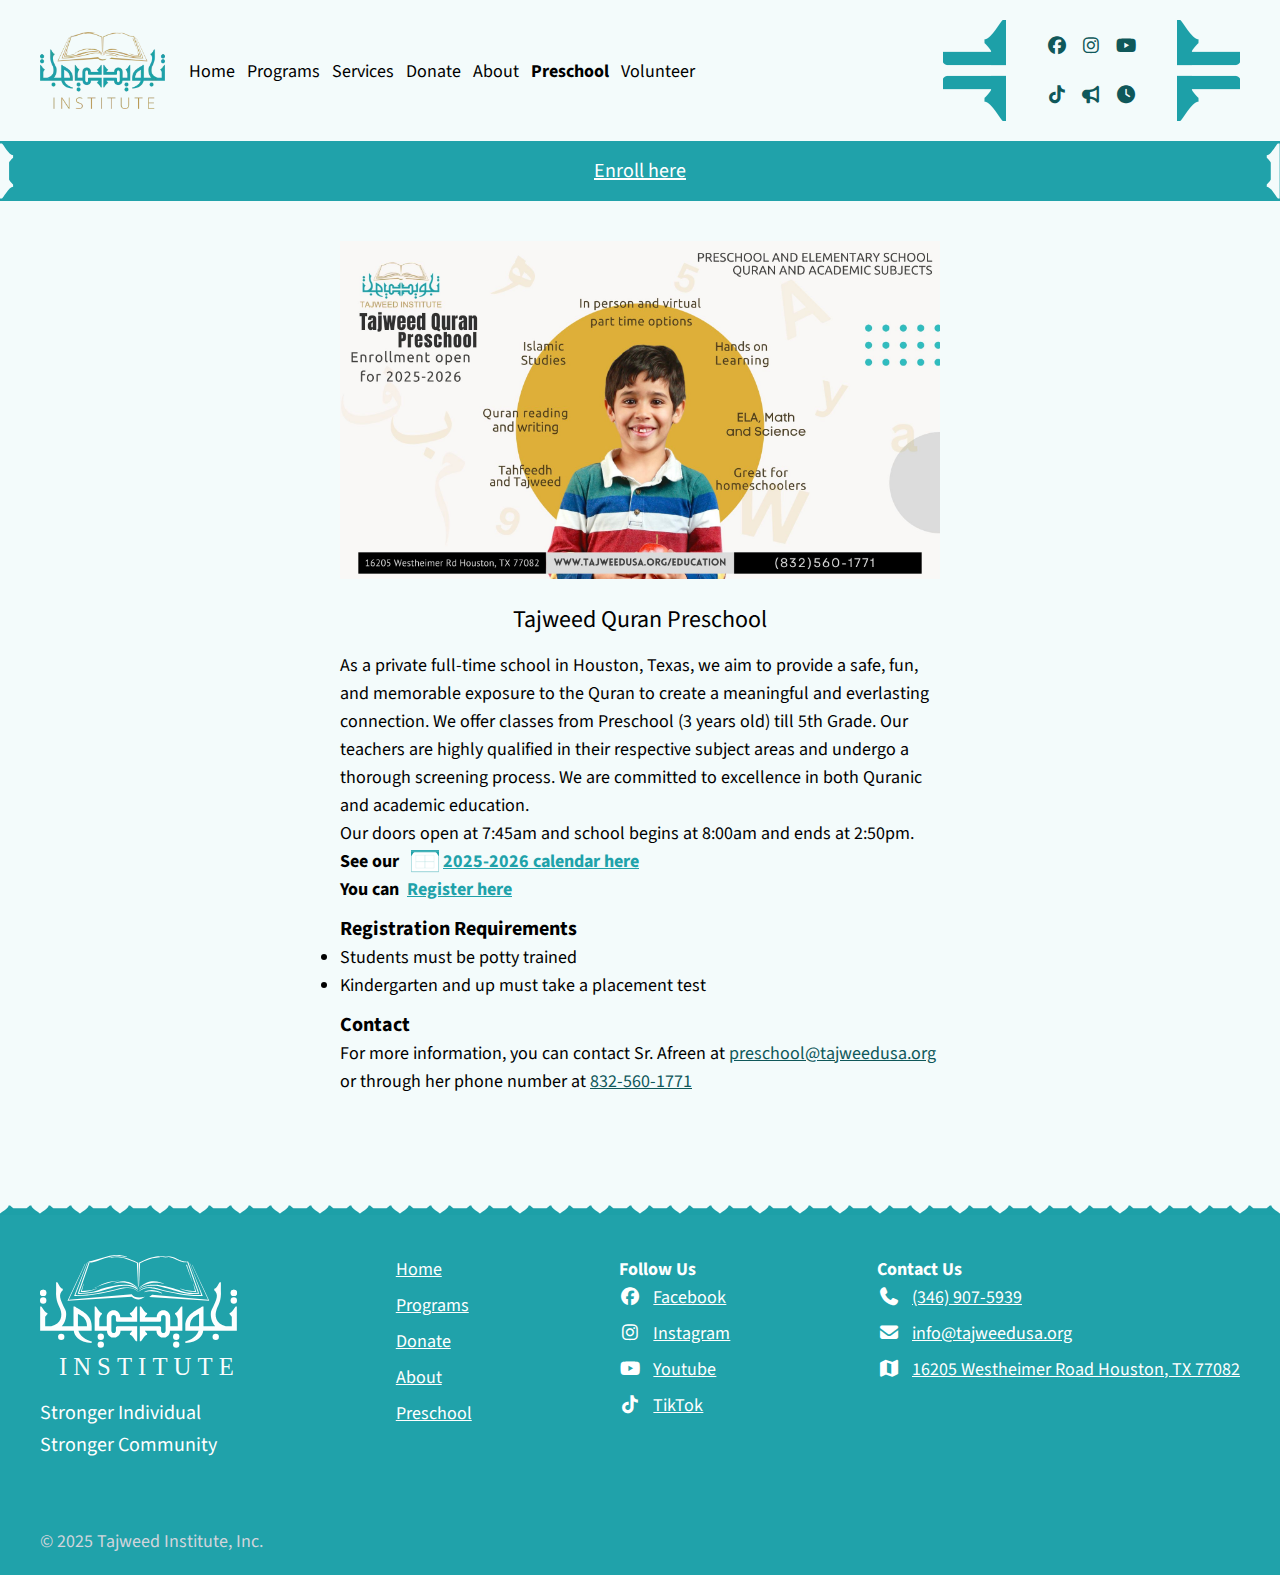
<file: preschool.html>
<!doctype html><html lang="en"><head><title>Preschool | Tajweed Institute</title><meta name="viewport" content="width=device-width, initial-scale=1"><link rel="stylesheet" href="static/css/style.css"><link rel="stylesheet" href="static/css/fontawesome.min.css"><link rel="stylesheet" href="static/css/regular.min.css"><link rel="stylesheet" href="static/css/solid.min.css"><link rel="stylesheet" href="static/css/brands.min.css"><link rel="icon" href="static/media/favicon.svg"></head><dialog id="mobile-menu"><h1 class="text-2xl">Menu</h1><div class="flow text-xl py-5"><p><a href="index.html">Home</a></p><p><a href="programs.html">Programs</a></p><p><a href="services.html">Services</a></p><p><a href="donate.html">Donate</a></p><p><a href="about.html">About</a></p><p><a class="font-bold" href="preschool.html">Preschool</a></p><p><a href="volunteer.html">Volunteer</a></p><div class="mx-auto w-fit" onclick="document.querySelector(&#39;#mobile-menu&#39;).close()"><div class="[ button ] flex gap-5 items-center"><a class="cursor-pointer hover:text-tajweed-green-800 hover:bg-tajweed-green-800 bg-tajweed-green-500 text-tajweed-green-500 relative px-5 py-1"><svg class="absolute left-0 top-0 h-full w-5 translate-x-[-13px]"><use href="#button-left"></use></svg><span class="select-none text-white">Close</span><svg class="absolute right-0 top-0 h-full w-5 translate-x-[13px] -scale-x-100"><use href="#button-left"></use></svg></a></div></div></div></dialog><body class="bg-tajweed-green-100 min-h-dvh flex flex-col"><svg class="hidden" xmlns="http://www.w3.org/2000/svg">
	<symbol id="button-left" viewBox="0 0 21.21051 100">
		<path fill="currentColor" d="M21.21 0v100h-3.85L0 82.693V22.266L17.36 0Z"/>
	</symbol>
	<symbol id="image-top-left" viewBox="0 0 100 100">
		<path fill="currentColor" d="M80.579 19.027c-27.37.88-56.177 80.595-68.805 80.905H0V0h80.579z"/>
	</symbol>
	<symbol id="message-left" viewBox="0 0 100 100">
		<path fill="currentColor" d="M3.434 0 0 .008V25.33l.002 9.254H0v30.848h.002L0 74.686v25.322l3.434.008c1.965 0 12.75-21.493 20.486-21.493l-.08-3.837-.003-.299c-.505-.016-7.231-7.565-7.269-8.954V34.584c.038-1.39 6.764-8.938 7.27-8.955l.001-.299.08-3.837C16.185 21.493 5.4 0 3.435 0z"/>
	</symbol>
	<symbol id="calendar" viewBox="0 0 100.06268 77.996346">
		<path fill="#fff" stroke="currentColor" stroke-width="1.58562222" d="M.793 6.895H99.27v70.308H.793z"/>
		<path fill="currentColor" d="M.055 0h99.953v6.043H.055z" opacity=".99"/>
		<path fill="none" stroke="currentColor" stroke-width=".298372945" d="M17.14 18.33h32.475v22.879H17.141zM17.14 41.46h32.475v22.878H17.141zM49.97 18.33h32.475v22.879H49.97zM49.97 41.46h32.475v22.878H49.97z" opacity=".99"/>
		<path fill="currentColor" d="M11.66 7.737c-3.942.13-8.364 12.653-10.183 12.698H.055V6.043H11.66ZM88.403 7.74c3.942.131 8.307 12.65 10.126 12.695h1.478V6.043H88.403Z"/>
	</symbol>
	<symbol id="pin" viewBox="0 0 65.060028 100">
		<path fill="currentColor" d="M32.53 0C14.564 0 0 11.382 0 25.42 0 39.456 32.226 100 32.226 100S65.06 39.457 65.06 25.42C65.06 11.381 50.496 0 32.53 0Zm0 11.172c9.904 0 17.932 8.109 17.932 18.112 0 10.004-8.028 18.113-17.932 18.113-9.904 0-17.933-8.11-17.932-18.113 0-10.003 8.028-18.113 17.932-18.112Z"/>
	</symbol>
	<symbol id="brothers" viewBox="0 0 77.299515 100.00001">
		<g transform="matrix(36.63 0 0 36.63 -661.242 -6092.471)">
			<ellipse cx="19.107286" cy="167.69156" fill="#fff" stroke="#00f" stroke-width=".219628" rx="0.94533759" ry="1.2552031"/>
			<ellipse cx="19.140945" cy="168.4575" fill="#00f" rx="0.70823032" ry="0.42105639"/>
			<ellipse cx="19.120277" cy="168.39487" fill="#fff" rx="0.39687493" ry="0.090950511"/>
		</g>
	</symbol>
	<symbol id="sisters" viewBox="0 0 64.497627 100.00001">
		<g transform="matrix(30.561 0 0 30.561 -551.695 -5083.173)">
			<path fill="#cf00cf" d="M18.33 168.29h1.69l.142.882c0 .562-2.008.576-2.008 0z"/>
			<ellipse cx="19.107286" cy="167.69156" fill="#fff" rx="0.94533759" ry="1.2552031"/>
			<path fill="#f0f" d="M18.565 166.524h1.07l.374.79c-.212-.447-1.584-.481-1.804.002z"/>
			<ellipse cx="19.107162" cy="167.69156" fill="none" stroke="#cf00cf" stroke-width=".219628" rx="0.94533759" ry="1.2552031"/>
		</g>
	</symbol>
	<symbol id="brothers_sisters" viewBox="0 0 100.00001 91.889931">
		<g transform="translate(-460.84 -4625.64) scale(27.815868)">
			<path fill="#cf00cf" d="M18.33 168.29h1.7l.13.88c0 .56-2 .58-2 0z"/>
			<ellipse cx="19.107286" cy="167.69156" fill="#fff" rx="0.94533759" ry="1.2552031"/>
			<path fill="#f0f" d="M18.56 166.52h1.08l.37.8c-.21-.45-1.59-.49-1.8 0z"/>
			<ellipse cx="19.107162" cy="167.69156" fill="none" stroke="#cf00cf" stroke-width=".219628" rx="0.94533759" ry="1.2552031"/>
		</g>
		<g transform="translate(-504.94 -4652.33) scale(27.971057)">
			<ellipse cx="19.107286" cy="167.69156" fill="#fff" stroke="#00f" stroke-width=".219628" rx="0.94533759" ry="1.2552031"/>
			<ellipse cx="19.140945" cy="168.4575" fill="#00f" rx="0.70823032" ry="0.42105639"/>
			<ellipse cx="19.120277" cy="168.39487" fill="#fff" rx="0.39687493" ry="0.090950511"/>
		</g>
	</symbol>
	<symbol id="footer-element" viewBox="0 0 100 100">
		<path fill="currentColor" d="M21.5 76C21.5 83.8 0 94.6 0 96.6v3.4h100v-3.4c0-2-21.5-12.8-21.5-20.6l-3.8.1h-.3c0 .5-7.6 7.3-9 7.3H34.6c-1.4 0-9-6.8-9-7.3h-.3zM100 96.6v3.4-3.4z"/>
	</symbol>
</svg><header><nav class="mx-10 my-5 lg:flex place-content-between"><div class="sm:flex gap-6 items-center"><a href="index.html"><img class="mx-auto w-40 my-4 sm:mx-0 sm:my-0" src="static/media/tajweed-logo.webp"></a><ul class="hidden sm:flex w-full gap-3 items-center justify-center sm:justify-normal text-lg"><li class="cursor-pointer"><a href="index.html">Home</a></li><li class="cursor-pointer"><a href="programs.html">Programs</a></li><li class="cursor-pointer"><a href="services.html">Services</a></li><li class="cursor-pointer"><a href="donate.html">Donate</a></li><li class="cursor-pointer"><a href="about.html">About</a></li><li class="font-bold"><a href="preschool.html">Preschool</a></li><li class="cursor-pointer"><a href="volunteer.html">Volunteer</a></li></ul></div><div id="mobile-menu" onclick="document.querySelector(&#39;#mobile-menu&#39;).showModal()" class="block sm:hidden cursor-pointer text-2xl text-center"><i class="fa-solid fa-bars"></i></div><div class="lg:flex gap-10 hidden"><img src="static/media/social-left.webp"><ul class="my-2 grid grid-cols-3 gap-3 items-center text-tajweed-green-800 text-lg"><li><a href="https://www.facebook.com/tajweedinstitute" target="_blank" class="cursor-pointer fa-brands fa-facebook"></a></li><li><a href="https://www.instagram.com/tajweedinstitute" target="_blank" class="cursor-pointer fa-brands fa-instagram"></a></li><li><a href="https://www.youtube.com/channel/UChO7xBwlHaXJKIAzBQwmeqQ" target="_blank" class="cursor-pointer fa-brands fa-youtube"></a></li><li><a href="https://www.tiktok.com/@tajweedinstitute" target="_blank" class="cursor-pointer fa-brands fa-tiktok"></a></li><li><a href="https://chat.whatsapp.com/FNIgkskNrhm2pRQZLc8c6O" target="_blank" class="cursor-pointer fa-bullhorn fa-solid"></a></li><li><a href="https://chat.whatsapp.com/GzSEJs3EFbl4BbDmk7Pjym" target="_blank" class="cursor-pointer fa-clock fa-solid"></a></li></ul><img class="-scale-x-100" src="static/media/social-left.webp"></div></nav><div class="[ message ] bg-tajweed-green-500 flex items-center"><svg class="text-tajweed-green-100 h-15 w-15"><use href="#message-left"></use></svg><p class="text-xl text-white text-center w-full"><a class="underline" href="preschool/registration.html">Enroll here</a></p><svg class="text-tajweed-green-100 h-15 w-15 -scale-x-100"><use href="#message-left"></use></svg></div></header><main class="[ flow ] [ mx-2 sm:mx-10 mt-10 flex-1 ]"><img class="lg:w-1/2 mx-auto" src="data/media/TQP 2025-2026.jpg"><h1 class="mt-5 text-2xl text-center">Tajweed Quran Preschool</h1><div class="lg:mx-auto lg:w-1/2"><p class="mt-2 text-lg">As a private full-time school in Houston, Texas, we aim to provide a safe, fun, and memorable exposure to the Quran to create a meaningful and everlasting connection. We offer classes from Preschool (3 years old) till 5th Grade. Our teachers are highly qualified in their respective subject areas and undergo a thorough screening process. We are committed to excellence in both Quranic and academic education.</p><p class="text-lg">Our doors open at 7:45am and school begins at 8:00am and ends at 2:50pm.</p><p class="text-lg font-bold">See our <a target="_blank" class="mx-1 underline text-tajweed-green-500" href="data/media/Calendar.pdf"><svg class="inline align-bottom w-7 h-7 mx-1 text-tajweed-green-500"><use href="#calendar"></use></svg>2025-2026 calendar here</a></p><p class="text-lg font-bold">You can <a class="mx-1 underline text-tajweed-green-500" href="preschool/registration.html">Register here</a></p><h2 class="font-bold mt-3 text-xl" id="registration">Registration Requirements</h2><ul class="list-disc text-lg"><li>Students must be potty trained</li><li>Kindergarten and up must take a placement test</li></ul><h2 class="font-bold mt-3 text-xl" id="contact">Contact</h2><p class="text-lg">For more information, you can contact Sr. Afreen at <a class="underline" href="mailto:preschool@tajweedusa.org">preschool@tajweedusa.org</a> or through her phone number at <a class="underline" href="tel:+18325601771">832-560-1771</a></p></div></main><footer class="mt-20 min-h-100 text-white flex flex-col"><div class="h-10 w-full footer-pattern"></div><div class="flex flex-col justify-between h-full grow-1 py-5 pt-10 bg-tajweed-green-500"><div class="px-10 flex flex-wrap gap-15 lg:justify-between"><div><img class="h-30" src="static/media/tajweed-logo-white.svg" alt="Tajweed Institute logo"><p class="text-xl mt-6">Stronger Individual</p><p class="text-xl mt-1">Stronger Community</p></div><ul class="flex flex-col gap-2"><li><a href="index.html" class="text-lg underline"><span class=" mr-3"></span>Home</a></li><li><a href="programs.html" class="text-lg underline"><span class=" mr-3"></span>Programs</a></li><li><a href="donate.html" class="text-lg underline"><span class=" mr-3"></span>Donate</a></li><li><a href="about.html" class="text-lg underline"><span class=" mr-3"></span>About</a></li><li><a href="preschool.html" class="text-lg underline"><span class=" mr-3"></span>Preschool</a></li></ul><div><h3 class="text-lg font-bold">Follow Us</h3><ul class="flex flex-col gap-2"><li><a href="https://www.facebook.com/tajweedinstitute" class="text-lg underline"><span class="fa-brands fa-facebook mr-3"></span>Facebook</a></li><li><a href="https://www.instagram.com/tajweedinstitute" class="text-lg underline"><span class="fa-brands fa-instagram mr-3"></span>Instagram</a></li><li><a href="https://www.youtube.com/channel/UChO7xBwlHaXJKIAzBQwmeqQ" class="text-lg underline"><span class="fa-brands fa-youtube mr-3"></span>Youtube</a></li><li><a href="https://www.tiktok.com/@tajweedinstitute" class="text-lg underline"><span class="fa-brands fa-tiktok mr-3"></span>TikTok</a></li></ul></div><div><h3 class="text-lg font-bold">Contact Us</h3><ul class="flex flex-col gap-2"><li><a href="tel:3469075939" class="text-lg underline"><span class="fa-phone fa-solid mr-3"></span>(346) 907-5939</a></li><li><a href="mail:info@tajweedusa.org" class="text-lg underline"><span class="fa-envelope fa-solid mr-3"></span>info@tajweedusa.org</a></li><li><a href="https://maps.app.goo.gl/xcmS6UeEKFsUK9Fk7" class="text-lg underline"><span class="fa-map fa-solid mr-3"></span>16205 Westheimer Road Houston, TX 77082</a></li></ul></div></div><p class="mt-5 px-10 text-gray-300 text-lg">&copy; 2025 Tajweed Institute, Inc.</p></div></footer></body></html>
</file>
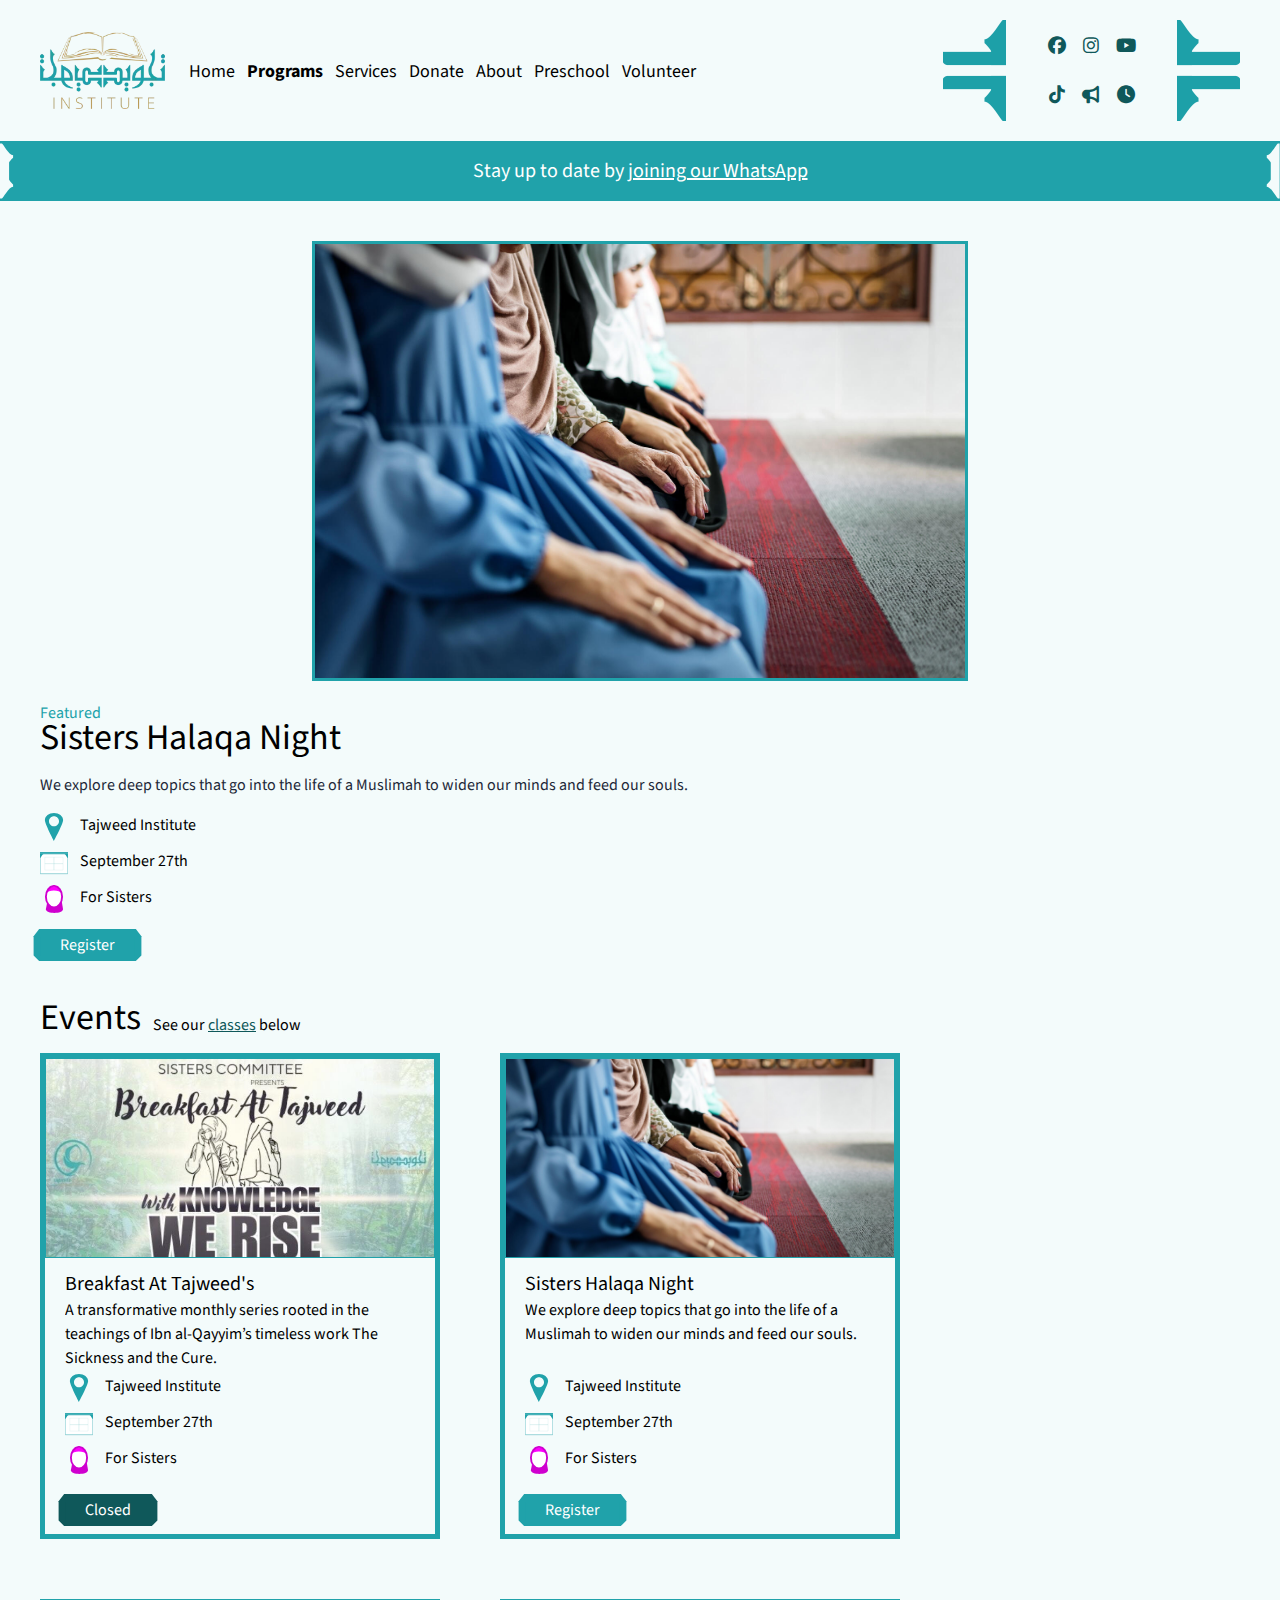
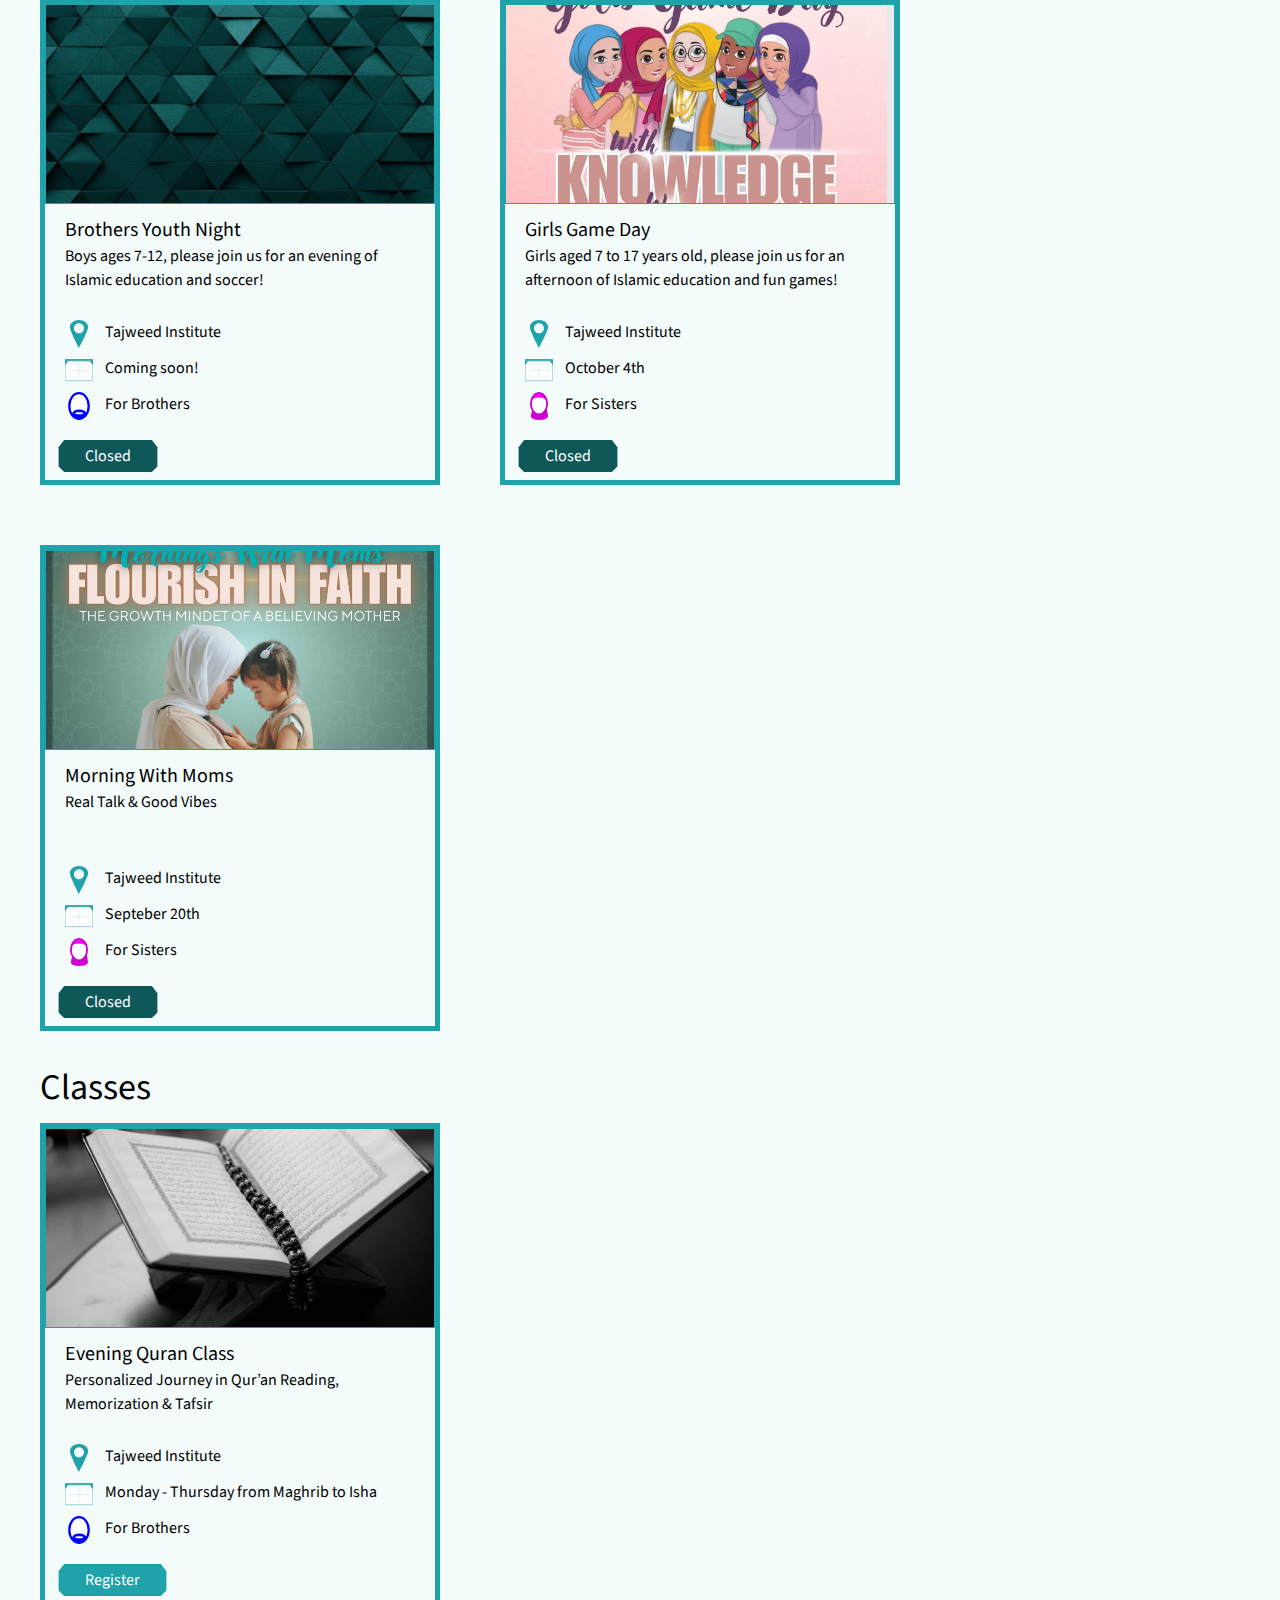
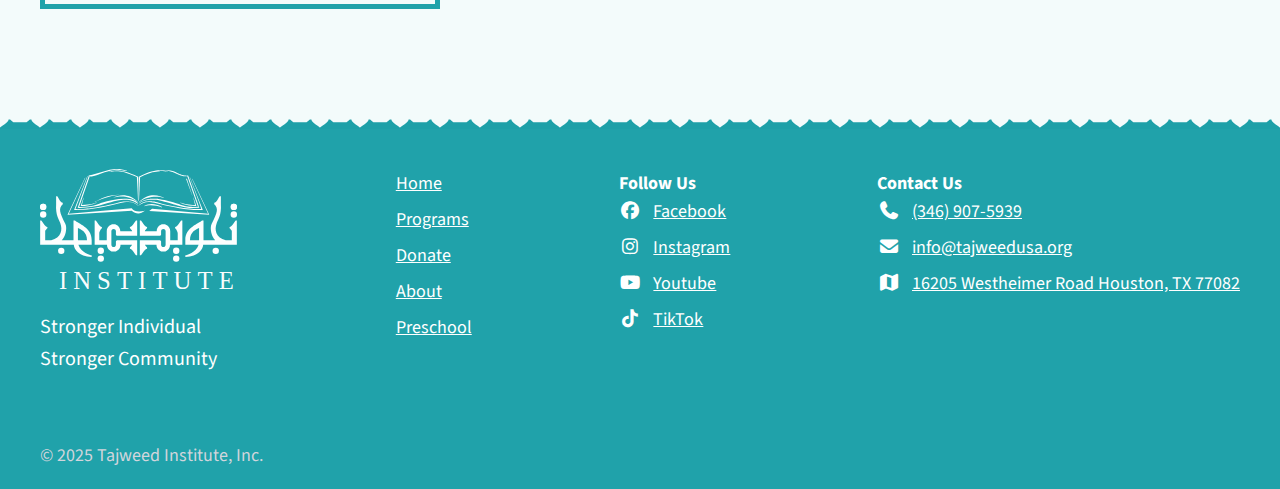
<file: programs.html>
<!doctype html><html lang="en"><head><title>Programs | Tajweed Institute</title><meta name="viewport" content="width=device-width, initial-scale=1"><link rel="stylesheet" href="static/css/style.css"><link rel="stylesheet" href="static/css/fontawesome.min.css"><link rel="stylesheet" href="static/css/regular.min.css"><link rel="stylesheet" href="static/css/solid.min.css"><link rel="stylesheet" href="static/css/brands.min.css"><link rel="icon" href="static/media/favicon.svg"><link rel="prefetch" href="index.html" as="document"><link rel="prefetch" href="programs.html" as="document"><link rel="prefetch" href="services.html" as="document"><link rel="prefetch" href="donate.html" as="document"><link rel="prefetch" href="about.html" as="document"><link rel="prefetch" href="preschool.html" as="document"><link rel="prefetch" href="volunteer.html" as="document"></head><dialog id="mobile-menu"><h1 class="text-2xl">Menu</h1><div class="flow text-xl py-5"><p><a href="index.html">Home</a></p><p><a class="font-bold" href="programs.html">Programs</a></p><p><a href="services.html">Services</a></p><p><a href="donate.html">Donate</a></p><p><a href="about.html">About</a></p><p><a href="preschool.html">Preschool</a></p><p><a href="volunteer.html">Volunteer</a></p><div class="mx-auto w-fit" onclick="document.querySelector(&#39;#mobile-menu&#39;).close()"><div class="[ button ] flex gap-5 items-center"><a class="cursor-pointer hover:text-tajweed-green-800 hover:bg-tajweed-green-800 bg-tajweed-green-500 text-tajweed-green-500 relative px-5 py-1"><svg class="absolute left-0 top-0 h-full w-5 translate-x-[-13px]"><use href="#button-left"></use></svg><span class="select-none text-white">Close</span><svg class="absolute right-0 top-0 h-full w-5 translate-x-[13px] -scale-x-100"><use href="#button-left"></use></svg></a></div></div></div></dialog><body class="bg-tajweed-green-100 min-h-dvh flex flex-col"><svg class="hidden" xmlns="http://www.w3.org/2000/svg">
	<symbol id="button-left" viewBox="0 0 21.21051 100">
		<path fill="currentColor" d="M21.21 0v100h-3.85L0 82.693V22.266L17.36 0Z"/>
	</symbol>
	<symbol id="image-top-left" viewBox="0 0 100 100">
		<path fill="currentColor" d="M80.579 19.027c-27.37.88-56.177 80.595-68.805 80.905H0V0h80.579z"/>
	</symbol>
	<symbol id="message-left" viewBox="0 0 100 100">
		<path fill="currentColor" d="M3.434 0 0 .008V25.33l.002 9.254H0v30.848h.002L0 74.686v25.322l3.434.008c1.965 0 12.75-21.493 20.486-21.493l-.08-3.837-.003-.299c-.505-.016-7.231-7.565-7.269-8.954V34.584c.038-1.39 6.764-8.938 7.27-8.955l.001-.299.08-3.837C16.185 21.493 5.4 0 3.435 0z"/>
	</symbol>
	<symbol id="calendar" viewBox="0 0 100.06268 77.996346">
		<path fill="#fff" stroke="currentColor" stroke-width="1.58562222" d="M.793 6.895H99.27v70.308H.793z"/>
		<path fill="currentColor" d="M.055 0h99.953v6.043H.055z" opacity=".99"/>
		<path fill="none" stroke="currentColor" stroke-width=".298372945" d="M17.14 18.33h32.475v22.879H17.141zM17.14 41.46h32.475v22.878H17.141zM49.97 18.33h32.475v22.879H49.97zM49.97 41.46h32.475v22.878H49.97z" opacity=".99"/>
		<path fill="currentColor" d="M11.66 7.737c-3.942.13-8.364 12.653-10.183 12.698H.055V6.043H11.66ZM88.403 7.74c3.942.131 8.307 12.65 10.126 12.695h1.478V6.043H88.403Z"/>
	</symbol>
	<symbol id="pin" viewBox="0 0 65.060028 100">
		<path fill="currentColor" d="M32.53 0C14.564 0 0 11.382 0 25.42 0 39.456 32.226 100 32.226 100S65.06 39.457 65.06 25.42C65.06 11.381 50.496 0 32.53 0Zm0 11.172c9.904 0 17.932 8.109 17.932 18.112 0 10.004-8.028 18.113-17.932 18.113-9.904 0-17.933-8.11-17.932-18.113 0-10.003 8.028-18.113 17.932-18.112Z"/>
	</symbol>
	<symbol id="brothers" viewBox="0 0 77.299515 100.00001">
		<g transform="matrix(36.63 0 0 36.63 -661.242 -6092.471)">
			<ellipse cx="19.107286" cy="167.69156" fill="#fff" stroke="#00f" stroke-width=".219628" rx="0.94533759" ry="1.2552031"/>
			<ellipse cx="19.140945" cy="168.4575" fill="#00f" rx="0.70823032" ry="0.42105639"/>
			<ellipse cx="19.120277" cy="168.39487" fill="#fff" rx="0.39687493" ry="0.090950511"/>
		</g>
	</symbol>
	<symbol id="sisters" viewBox="0 0 64.497627 100.00001">
		<g transform="matrix(30.561 0 0 30.561 -551.695 -5083.173)">
			<path fill="#cf00cf" d="M18.33 168.29h1.69l.142.882c0 .562-2.008.576-2.008 0z"/>
			<ellipse cx="19.107286" cy="167.69156" fill="#fff" rx="0.94533759" ry="1.2552031"/>
			<path fill="#f0f" d="M18.565 166.524h1.07l.374.79c-.212-.447-1.584-.481-1.804.002z"/>
			<ellipse cx="19.107162" cy="167.69156" fill="none" stroke="#cf00cf" stroke-width=".219628" rx="0.94533759" ry="1.2552031"/>
		</g>
	</symbol>
	<symbol id="brothers_sisters" viewBox="0 0 100.00001 91.889931">
		<g transform="translate(-460.84 -4625.64) scale(27.815868)">
			<path fill="#cf00cf" d="M18.33 168.29h1.7l.13.88c0 .56-2 .58-2 0z"/>
			<ellipse cx="19.107286" cy="167.69156" fill="#fff" rx="0.94533759" ry="1.2552031"/>
			<path fill="#f0f" d="M18.56 166.52h1.08l.37.8c-.21-.45-1.59-.49-1.8 0z"/>
			<ellipse cx="19.107162" cy="167.69156" fill="none" stroke="#cf00cf" stroke-width=".219628" rx="0.94533759" ry="1.2552031"/>
		</g>
		<g transform="translate(-504.94 -4652.33) scale(27.971057)">
			<ellipse cx="19.107286" cy="167.69156" fill="#fff" stroke="#00f" stroke-width=".219628" rx="0.94533759" ry="1.2552031"/>
			<ellipse cx="19.140945" cy="168.4575" fill="#00f" rx="0.70823032" ry="0.42105639"/>
			<ellipse cx="19.120277" cy="168.39487" fill="#fff" rx="0.39687493" ry="0.090950511"/>
		</g>
	</symbol>
	<symbol id="footer-element" viewBox="0 0 100 100">
		<path fill="currentColor" d="M21.5 76C21.5 83.8 0 94.6 0 96.6v3.4h100v-3.4c0-2-21.5-12.8-21.5-20.6l-3.8.1h-.3c0 .5-7.6 7.3-9 7.3H34.6c-1.4 0-9-6.8-9-7.3h-.3zM100 96.6v3.4-3.4z"/>
	</symbol>
</svg><header><nav class="mx-10 my-5 lg:flex place-content-between"><div class="sm:flex gap-6 items-center"><a href="index.html"><img class="mx-auto w-40 my-4 sm:mx-0 sm:my-0" src="static/media/tajweed-logo.webp"></a><ul class="hidden sm:flex w-full gap-3 items-center justify-center sm:justify-normal text-lg"><li class="cursor-pointer"><a href="index.html">Home</a></li><li class="font-bold"><a href="programs.html">Programs</a></li><li class="cursor-pointer"><a href="services.html">Services</a></li><li class="cursor-pointer"><a href="donate.html">Donate</a></li><li class="cursor-pointer"><a href="about.html">About</a></li><li class="cursor-pointer"><a href="preschool.html">Preschool</a></li><li class="cursor-pointer"><a href="volunteer.html">Volunteer</a></li></ul></div><div id="mobile-menu" onclick="document.querySelector(&#39;#mobile-menu&#39;).showModal()" class="block sm:hidden cursor-pointer text-2xl text-center"><i class="fa-solid fa-bars"></i></div><div class="lg:flex gap-10 hidden"><img src="static/media/social-left.webp"><ul class="my-2 grid grid-cols-3 gap-3 items-center text-tajweed-green-800 text-lg"><li><a href="https://www.facebook.com/tajweedinstitute" target="_blank" class="cursor-pointer fa-brands fa-facebook"></a></li><li><a href="https://www.instagram.com/tajweedinstitute" target="_blank" class="cursor-pointer fa-brands fa-instagram"></a></li><li><a href="https://www.youtube.com/channel/UChO7xBwlHaXJKIAzBQwmeqQ" target="_blank" class="cursor-pointer fa-brands fa-youtube"></a></li><li><a href="https://www.tiktok.com/@tajweedinstitute" target="_blank" class="cursor-pointer fa-brands fa-tiktok"></a></li><li><a href="https://chat.whatsapp.com/FNIgkskNrhm2pRQZLc8c6O" target="_blank" class="cursor-pointer fa-bullhorn fa-solid"></a></li><li><a href="https://chat.whatsapp.com/GzSEJs3EFbl4BbDmk7Pjym" target="_blank" class="cursor-pointer fa-clock fa-solid"></a></li></ul><img class="-scale-x-100" src="static/media/social-left.webp"></div></nav><div class="[ message ] bg-tajweed-green-500 flex items-center"><svg class="text-tajweed-green-100 h-15 w-15"><use href="#message-left"></use></svg><p class="text-xl text-white text-center w-full">Stay up to date by <a class="cursor-pointer underline" href="https://chat.whatsapp.com/FNIgkskNrhm2pRQZLc8c6O">joining our WhatsApp</a></p><svg class="text-tajweed-green-100 h-15 w-15 -scale-x-100"><use href="#message-left"></use></svg></div></header><main class="[ flow ] [ mx-2 sm:mx-10 mt-10 flex-1 ]"><section class="flex flex-row-reverse flex-wrap justify-around"><img class="h-110 border-tajweed-green-500 border-3" src="data/media/sisters halaqah.jpg"><div class="[ flow ] [ grow basis-150 my-5 ]"><div><p class="text-tajweed-green-500">Featured</p><h1 class="text-4xl -mt-2 capitalize">sisters halaqa night</h1></div><p class="mt-2 text-gray-800">We explore deep topics that go into the life of a Muslimah to widen our minds and feed our souls.</p><div class="grid grid-cols-[2em_1fr] gap-2 mt-2 place-content-center"><svg class="w-7 h-7 text-tajweed-green-500"><use href="#pin"></use></svg><p>Tajweed Institute</p><svg class="w-7 h-7 text-tajweed-green-500"><use href="#calendar"></use></svg><p>September 27th</p><svg class="w-7 h-7"><use href="#sisters"></use></svg><p>For Sisters</p></div><div class="[ button ] flex gap-5 items-center"><a href="https://givebutter.com/SHNSEP2025" target="_blank" class="cursor-pointer hover:text-tajweed-green-800 hover:bg-tajweed-green-800 bg-tajweed-green-500 text-tajweed-green-500 relative px-5 py-1"><svg class="absolute left-0 top-0 h-full w-5 translate-x-[-13px]"><use href="#button-left"></use></svg><span class="select-none text-white">Register</span><svg class="absolute right-0 top-0 h-full w-5 translate-x-[13px] -scale-x-100"><use href="#button-left"></use></svg></a></div></div></section><div class="flex gap-3 items-end"><h1 id="events" class="text-4xl">Events</h1><p>See our <a href="#classes" class="cursor-pointer underline text-tajweed-green-800">classes</a> below</p></div><div class="flex flex-wrap gap-15 mt-3"><div class="border border-tajweed-green-500 border-5 pb-2 w-75 md:w-100"><img class="h-50 w-full object-cover border border-tajweed-green-500" src="data/media/breakfast.jpg"><div class="mx-5 mt-3"><h1 class="text-xl capitalize">breakfast at tajweed&#39;s</h1><p class="h-17 overflow-y-hidden mb-2">A transformative monthly series rooted in the teachings of Ibn al-Qayyim’s timeless work The Sickness and the Cure.</p><div class="grid grid-cols-[2em_1fr] gap-2 mt-2 place-content-center"><svg class="w-7 h-7 text-tajweed-green-500"><use href="#pin"></use></svg><p>Tajweed Institute</p><svg class="w-7 h-7 text-tajweed-green-500"><use href="#calendar"></use></svg><p>September 27th</p><svg class="w-7 h-7"><use href="#sisters"></use></svg><p>For Sisters</p></div><div class="flex mt-5"><div class="[ button ] flex gap-5 items-center"><a class="cursor-not-allowed bg-tajweed-green-800 text-tajweed-green-800 relative px-5 py-1"><svg class="absolute left-0 top-0 h-full w-5 translate-x-[-13px]"><use href="#button-left"></use></svg><span class="select-none text-white">Closed</span><svg class="absolute right-0 top-0 h-full w-5 translate-x-[13px] -scale-x-100"><use href="#button-left"></use></svg></a></div></div></div></div><div class="border border-tajweed-green-500 border-5 pb-2 w-75 md:w-100"><img class="h-50 w-full object-cover border border-tajweed-green-500" src="data/media/sisters halaqah.jpg"><div class="mx-5 mt-3"><h1 class="text-xl capitalize">sisters halaqa night</h1><p class="h-17 overflow-y-hidden mb-2">We explore deep topics that go into the life of a Muslimah to widen our minds and feed our souls.</p><div class="grid grid-cols-[2em_1fr] gap-2 mt-2 place-content-center"><svg class="w-7 h-7 text-tajweed-green-500"><use href="#pin"></use></svg><p>Tajweed Institute</p><svg class="w-7 h-7 text-tajweed-green-500"><use href="#calendar"></use></svg><p>September 27th</p><svg class="w-7 h-7"><use href="#sisters"></use></svg><p>For Sisters</p></div><div class="flex mt-5"><div class="[ button ] flex gap-5 items-center"><a href="https://givebutter.com/SHNSEP2025" target="_blank" class="cursor-pointer hover:text-tajweed-green-800 hover:bg-tajweed-green-800 bg-tajweed-green-500 text-tajweed-green-500 relative px-5 py-1"><svg class="absolute left-0 top-0 h-full w-5 translate-x-[-13px]"><use href="#button-left"></use></svg><span class="select-none text-white">Register</span><svg class="absolute right-0 top-0 h-full w-5 translate-x-[13px] -scale-x-100"><use href="#button-left"></use></svg></a></div></div></div></div><div class="border border-tajweed-green-500 border-5 pb-2 w-75 md:w-100"><img class="h-50 w-full object-cover border border-tajweed-green-500" src="data/media/brothers-youth-night.jpeg"><div class="mx-5 mt-3"><h1 class="text-xl capitalize">brothers youth night</h1><p class="h-17 overflow-y-hidden mb-2">Boys ages 7-12, please join us for an evening of Islamic education and soccer!</p><div class="grid grid-cols-[2em_1fr] gap-2 mt-2 place-content-center"><svg class="w-7 h-7 text-tajweed-green-500"><use href="#pin"></use></svg><p>Tajweed Institute</p><svg class="w-7 h-7 text-tajweed-green-500"><use href="#calendar"></use></svg><p>Coming soon!</p><svg class="w-7 h-7"><use href="#brothers"></use></svg><p>For Brothers</p></div><div class="flex mt-5"><div class="[ button ] flex gap-5 items-center"><a class="cursor-not-allowed bg-tajweed-green-800 text-tajweed-green-800 relative px-5 py-1"><svg class="absolute left-0 top-0 h-full w-5 translate-x-[-13px]"><use href="#button-left"></use></svg><span class="select-none text-white">Closed</span><svg class="absolute right-0 top-0 h-full w-5 translate-x-[13px] -scale-x-100"><use href="#button-left"></use></svg></a></div></div></div></div><div class="border border-tajweed-green-500 border-5 pb-2 w-75 md:w-100"><img class="h-50 w-full object-cover border border-tajweed-green-500" src="data/media/ggd.jpg"><div class="mx-5 mt-3"><h1 class="text-xl capitalize">girls game day</h1><p class="h-17 overflow-y-hidden mb-2">Girls aged 7 to 17 years old, please join us for an afternoon of Islamic education and fun games! </p><div class="grid grid-cols-[2em_1fr] gap-2 mt-2 place-content-center"><svg class="w-7 h-7 text-tajweed-green-500"><use href="#pin"></use></svg><p>Tajweed Institute</p><svg class="w-7 h-7 text-tajweed-green-500"><use href="#calendar"></use></svg><p>October 4th</p><svg class="w-7 h-7"><use href="#sisters"></use></svg><p>For Sisters</p></div><div class="flex mt-5"><div class="[ button ] flex gap-5 items-center"><a class="cursor-not-allowed bg-tajweed-green-800 text-tajweed-green-800 relative px-5 py-1"><svg class="absolute left-0 top-0 h-full w-5 translate-x-[-13px]"><use href="#button-left"></use></svg><span class="select-none text-white">Closed</span><svg class="absolute right-0 top-0 h-full w-5 translate-x-[13px] -scale-x-100"><use href="#button-left"></use></svg></a></div></div></div></div><div class="border border-tajweed-green-500 border-5 pb-2 w-75 md:w-100"><img class="h-50 w-full object-cover border border-tajweed-green-500" src="data/media/mwm.png"><div class="mx-5 mt-3"><h1 class="text-xl capitalize">morning with moms</h1><p class="h-17 overflow-y-hidden mb-2">Real Talk &amp; Good Vibes</p><div class="grid grid-cols-[2em_1fr] gap-2 mt-2 place-content-center"><svg class="w-7 h-7 text-tajweed-green-500"><use href="#pin"></use></svg><p>Tajweed Institute</p><svg class="w-7 h-7 text-tajweed-green-500"><use href="#calendar"></use></svg><p>Septeber 20th</p><svg class="w-7 h-7"><use href="#sisters"></use></svg><p>For Sisters</p></div><div class="flex mt-5"><div class="[ button ] flex gap-5 items-center"><a class="cursor-not-allowed bg-tajweed-green-800 text-tajweed-green-800 relative px-5 py-1"><svg class="absolute left-0 top-0 h-full w-5 translate-x-[-13px]"><use href="#button-left"></use></svg><span class="select-none text-white">Closed</span><svg class="absolute right-0 top-0 h-full w-5 translate-x-[13px] -scale-x-100"><use href="#button-left"></use></svg></a></div></div></div></div></div><h1 id="classes" class="text-4xl mt-10">Classes</h1><div class="flex flex-wrap gap-15 mt-3"><div class="border border-tajweed-green-500 border-5 pb-2 w-75 md:w-100"><img class="h-50 w-full object-cover border border-tajweed-green-500" src="data/media/evening-quran.jpg"><div class="mx-5 mt-3"><h1 class="text-xl capitalize">evening quran class</h1><p class="h-17 overflow-y-hidden mb-2">Personalized Journey in Qur’an Reading, Memorization &amp; Tafsir</p><div class="grid grid-cols-[2em_1fr] gap-2 mt-2 place-content-center"><svg class="w-7 h-7 text-tajweed-green-500"><use href="#pin"></use></svg><p>Tajweed Institute</p><svg class="w-7 h-7 text-tajweed-green-500"><use href="#calendar"></use></svg><p>Monday - Thursday from Maghrib to Isha</p><svg class="w-7 h-7"><use href="#brothers"></use></svg><p>For Brothers</p></div><div class="flex mt-5"><div class="[ button ] flex gap-5 items-center"><a href="https://givebutter.com/EveningQuranClass25" target="_blank" class="cursor-pointer hover:text-tajweed-green-800 hover:bg-tajweed-green-800 bg-tajweed-green-500 text-tajweed-green-500 relative px-5 py-1"><svg class="absolute left-0 top-0 h-full w-5 translate-x-[-13px]"><use href="#button-left"></use></svg><span class="select-none text-white">Register</span><svg class="absolute right-0 top-0 h-full w-5 translate-x-[13px] -scale-x-100"><use href="#button-left"></use></svg></a></div></div></div></div></div></main><footer class="mt-20 min-h-100 text-white flex flex-col"><div class="h-10 w-full footer-pattern"></div><div class="flex flex-col justify-between h-full grow-1 py-5 pt-10 bg-tajweed-green-500"><div class="px-10 flex flex-wrap gap-15 lg:justify-between"><div><img class="h-30" src="static/media/tajweed-logo-white.svg" alt="Tajweed Institute logo"><p class="text-xl mt-6">Stronger Individual</p><p class="text-xl mt-1">Stronger Community</p></div><ul class="flex flex-col gap-2"><li><a href="index.html" class="text-lg underline"><span class=" mr-3"></span>Home</a></li><li><a href="programs.html" class="text-lg underline"><span class=" mr-3"></span>Programs</a></li><li><a href="donate.html" class="text-lg underline"><span class=" mr-3"></span>Donate</a></li><li><a href="about.html" class="text-lg underline"><span class=" mr-3"></span>About</a></li><li><a href="preschool.html" class="text-lg underline"><span class=" mr-3"></span>Preschool</a></li></ul><div><h3 class="text-lg font-bold">Follow Us</h3><ul class="flex flex-col gap-2"><li><a href="https://www.facebook.com/tajweedinstitute" class="text-lg underline"><span class="fa-brands fa-facebook mr-3"></span>Facebook</a></li><li><a href="https://www.instagram.com/tajweedinstitute" class="text-lg underline"><span class="fa-brands fa-instagram mr-3"></span>Instagram</a></li><li><a href="https://www.youtube.com/channel/UChO7xBwlHaXJKIAzBQwmeqQ" class="text-lg underline"><span class="fa-brands fa-youtube mr-3"></span>Youtube</a></li><li><a href="https://www.tiktok.com/@tajweedinstitute" class="text-lg underline"><span class="fa-brands fa-tiktok mr-3"></span>TikTok</a></li></ul></div><div><h3 class="text-lg font-bold">Contact Us</h3><ul class="flex flex-col gap-2"><li><a href="tel:3469075939" class="text-lg underline"><span class="fa-phone fa-solid mr-3"></span>(346) 907-5939</a></li><li><a href="mail:info@tajweedusa.org" class="text-lg underline"><span class="fa-envelope fa-solid mr-3"></span>info@tajweedusa.org</a></li><li><a href="https://maps.app.goo.gl/xcmS6UeEKFsUK9Fk7" class="text-lg underline"><span class="fa-map fa-solid mr-3"></span>16205 Westheimer Road Houston, TX 77082</a></li></ul></div></div><p class="mt-5 px-10 text-gray-300 text-lg">&copy; 2025 Tajweed Institute, Inc.</p></div></footer></body></html>
</file>
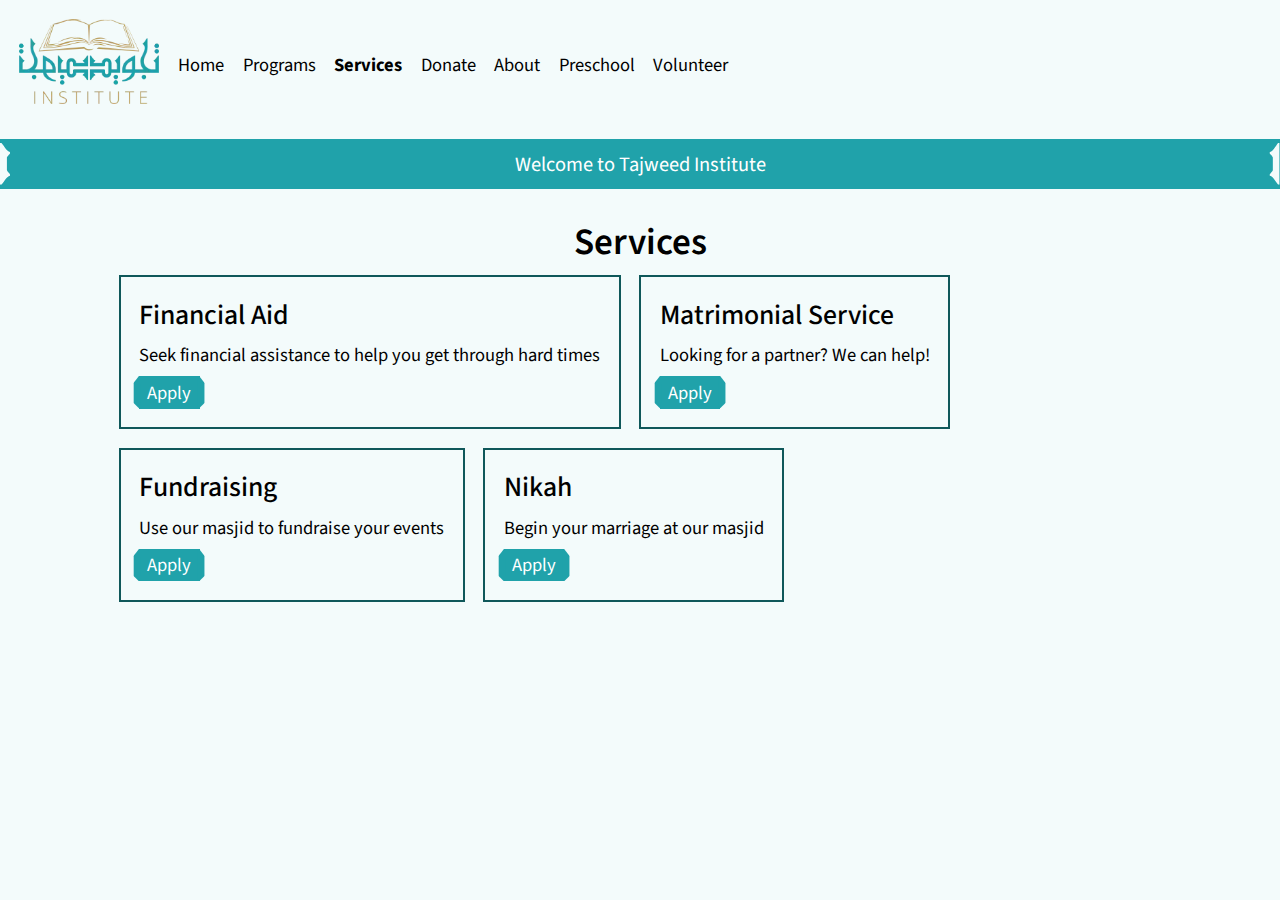
<file: services.html>
<!DOCTYPE html>
<html lang="en">
<head>
	<meta charset="utf-8">
	<meta name="viewport" content="width=device-width, initial-scale=1">
	<meta name="description" content="Tajweed Institute's website">
	<link rel="stylesheet" href="static/css/newstyle.css">
	<link rel="stylesheet" href="static/css/fontawesome.min.css">
	<link rel="stylesheet" href="static/css/regular.min.css">
	<link rel="stylesheet" href="static/css/solid.min.css">
	<link rel="stylesheet" href="static/css/brands.min.css">

	<link rel="icon" href="static/media/favicon.svg">

	<title>Services | Tajweed Institute</title>
</head>
<body class="stack">

<header class="stack">
	<nav class="cluster">
		<a href="index.html">
			<img class="max-inline-size-s5" src="static/media/tajweed-logo.webp">
		</a>
		<a href="index.html">Home</a>
		<a href="programs.html">Programs</a>
		<a class="bold" href="services.html">Services</a>
		<a href="donate.html">Donate</a>
		<a href="about.html">About</a>
		<a href="preschool.html">Preschool</a>
		<a href="volunteer.html">Volunteer</a>
		
	</nav>
	<div class="[ message ] [ space-between ] bg-tajweed-green-500">
		<svg class="tajweed-green-100 max-size-s2">
			<use href="#message-left"></use>
		</svg>
		<span>Welcome to Tajweed Institute</span>
		<svg class="tajweed-green-100 max-size-s2 flip">
			<use href="#message-left"></use>
		</svg>
	</div>
</header>

<main class="[ center big ] stack">
	<h1 class="text-center">Services</h1>
	<div class="cluster">
		
		<div class="box stack">
			<h2>Financial Aid</h2>
			<p>Seek financial assistance to help you get through hard times</p>
			<a class="button" href="">
				<svg viewBox="0 0 22 100">
					<use href="#button-left"></use>
				</svg>
				<span>Apply</span>
				<svg viewBox="0 0 22 100">
					<use href="#button-left"></use>
				</svg>
			</a>
		</div>
		
		<div class="box stack">
			<h2>Matrimonial Service</h2>
			<p>Looking for a partner? We can help!</p>
			<a class="button" href="">
				<svg viewBox="0 0 22 100">
					<use href="#button-left"></use>
				</svg>
				<span>Apply</span>
				<svg viewBox="0 0 22 100">
					<use href="#button-left"></use>
				</svg>
			</a>
		</div>
		
		<div class="box stack">
			<h2>Fundraising</h2>
			<p>Use our masjid to fundraise your events</p>
			<a class="button" href="">
				<svg viewBox="0 0 22 100">
					<use href="#button-left"></use>
				</svg>
				<span>Apply</span>
				<svg viewBox="0 0 22 100">
					<use href="#button-left"></use>
				</svg>
			</a>
		</div>
		
		<div class="box stack">
			<h2>Nikah</h2>
			<p>Begin your marriage at our masjid</p>
			<a class="button" href="">
				<svg viewBox="0 0 22 100">
					<use href="#button-left"></use>
				</svg>
				<span>Apply</span>
				<svg viewBox="0 0 22 100">
					<use href="#button-left"></use>
				</svg>
			</a>
		</div>
				
	</div>
</main>
<footer>
</footer>
<svg class="display-none" xmlns="http://www.w3.org/2000/svg">
	<symbol id="button-left" viewBox="0 0 22 100">
		<path fill="currentColor" d="M21.21 0v100h-3.85L0 82.693V22.266L17.36 0Z"/>
	</symbol>
	<symbol id="image-top-left" viewBox="0 0 100 100">
		<path fill="currentColor" d="M80.579 19.027c-27.37.88-56.177 80.595-68.805 80.905H0V0h80.579z"/>
	</symbol>
	<symbol id="message-left" viewBox="0 0 100 100">
		<path fill="currentColor" d="M3.434 0 0 .008V25.33l.002 9.254H0v30.848h.002L0 74.686v25.322l3.434.008c1.965 0 12.75-21.493 20.486-21.493l-.08-3.837-.003-.299c-.505-.016-7.231-7.565-7.269-8.954V34.584c.038-1.39 6.764-8.938 7.27-8.955l.001-.299.08-3.837C16.185 21.493 5.4 0 3.435 0z"/>
	</symbol>
	<symbol id="calendar" viewBox="0 0 100.06268 77.996346">
		<path fill="#fff" stroke="currentColor" stroke-width="1.58562222" d="M.793 6.895H99.27v70.308H.793z"/>
		<path fill="currentColor" d="M.055 0h99.953v6.043H.055z" opacity=".99"/>
		<path fill="none" stroke="currentColor" stroke-width=".298372945" d="M17.14 18.33h32.475v22.879H17.141zM17.14 41.46h32.475v22.878H17.141zM49.97 18.33h32.475v22.879H49.97zM49.97 41.46h32.475v22.878H49.97z" opacity=".99"/>
		<path fill="currentColor" d="M11.66 7.737c-3.942.13-8.364 12.653-10.183 12.698H.055V6.043H11.66ZM88.403 7.74c3.942.131 8.307 12.65 10.126 12.695h1.478V6.043H88.403Z"/>
	</symbol>
	<symbol id="pin" viewBox="0 0 65.060028 100">
		<path fill="currentColor" d="M32.53 0C14.564 0 0 11.382 0 25.42 0 39.456 32.226 100 32.226 100S65.06 39.457 65.06 25.42C65.06 11.381 50.496 0 32.53 0Zm0 11.172c9.904 0 17.932 8.109 17.932 18.112 0 10.004-8.028 18.113-17.932 18.113-9.904 0-17.933-8.11-17.932-18.113 0-10.003 8.028-18.113 17.932-18.112Z"/>
	</symbol>
	<symbol id="brothers" viewBox="0 0 77.299515 100.00001">
		<g transform="matrix(36.63 0 0 36.63 -661.242 -6092.471)">
			<ellipse cx="19.107286" cy="167.69156" fill="#fff" stroke="#00f" stroke-width=".219628" rx="0.94533759" ry="1.2552031"/>
			<ellipse cx="19.140945" cy="168.4575" fill="#00f" rx="0.70823032" ry="0.42105639"/>
			<ellipse cx="19.120277" cy="168.39487" fill="#fff" rx="0.39687493" ry="0.090950511"/>
		</g>
	</symbol>
	<symbol id="sisters" viewBox="0 0 64.497627 100.00001">
		<g transform="matrix(30.561 0 0 30.561 -551.695 -5083.173)">
			<path fill="#cf00cf" d="M18.33 168.29h1.69l.142.882c0 .562-2.008.576-2.008 0z"/>
			<ellipse cx="19.107286" cy="167.69156" fill="#fff" rx="0.94533759" ry="1.2552031"/>
			<path fill="#f0f" d="M18.565 166.524h1.07l.374.79c-.212-.447-1.584-.481-1.804.002z"/>
			<ellipse cx="19.107162" cy="167.69156" fill="none" stroke="#cf00cf" stroke-width=".219628" rx="0.94533759" ry="1.2552031"/>
		</g>
	</symbol>
	<symbol id="brothers_sisters" viewBox="0 0 100.00001 91.889931">
		<g transform="translate(-460.84 -4625.64) scale(27.815868)">
			<path fill="#cf00cf" d="M18.33 168.29h1.7l.13.88c0 .56-2 .58-2 0z"/>
			<ellipse cx="19.107286" cy="167.69156" fill="#fff" rx="0.94533759" ry="1.2552031"/>
			<path fill="#f0f" d="M18.56 166.52h1.08l.37.8c-.21-.45-1.59-.49-1.8 0z"/>
			<ellipse cx="19.107162" cy="167.69156" fill="none" stroke="#cf00cf" stroke-width=".219628" rx="0.94533759" ry="1.2552031"/>
		</g>
		<g transform="translate(-504.94 -4652.33) scale(27.971057)">
			<ellipse cx="19.107286" cy="167.69156" fill="#fff" stroke="#00f" stroke-width=".219628" rx="0.94533759" ry="1.2552031"/>
			<ellipse cx="19.140945" cy="168.4575" fill="#00f" rx="0.70823032" ry="0.42105639"/>
			<ellipse cx="19.120277" cy="168.39487" fill="#fff" rx="0.39687493" ry="0.090950511"/>
		</g>
	</symbol>
	<symbol id="footer-element" viewBox="0 0 100 100">
		<path fill="currentColor" d="M21.5 76C21.5 83.8 0 94.6 0 96.6v3.4h100v-3.4c0-2-21.5-12.8-21.5-20.6l-3.8.1h-.3c0 .5-7.6 7.3-9 7.3H34.6c-1.4 0-9-6.8-9-7.3h-.3zM100 96.6v3.4-3.4z"/>
	</symbol>
</svg>
</body>
</html>
</file>
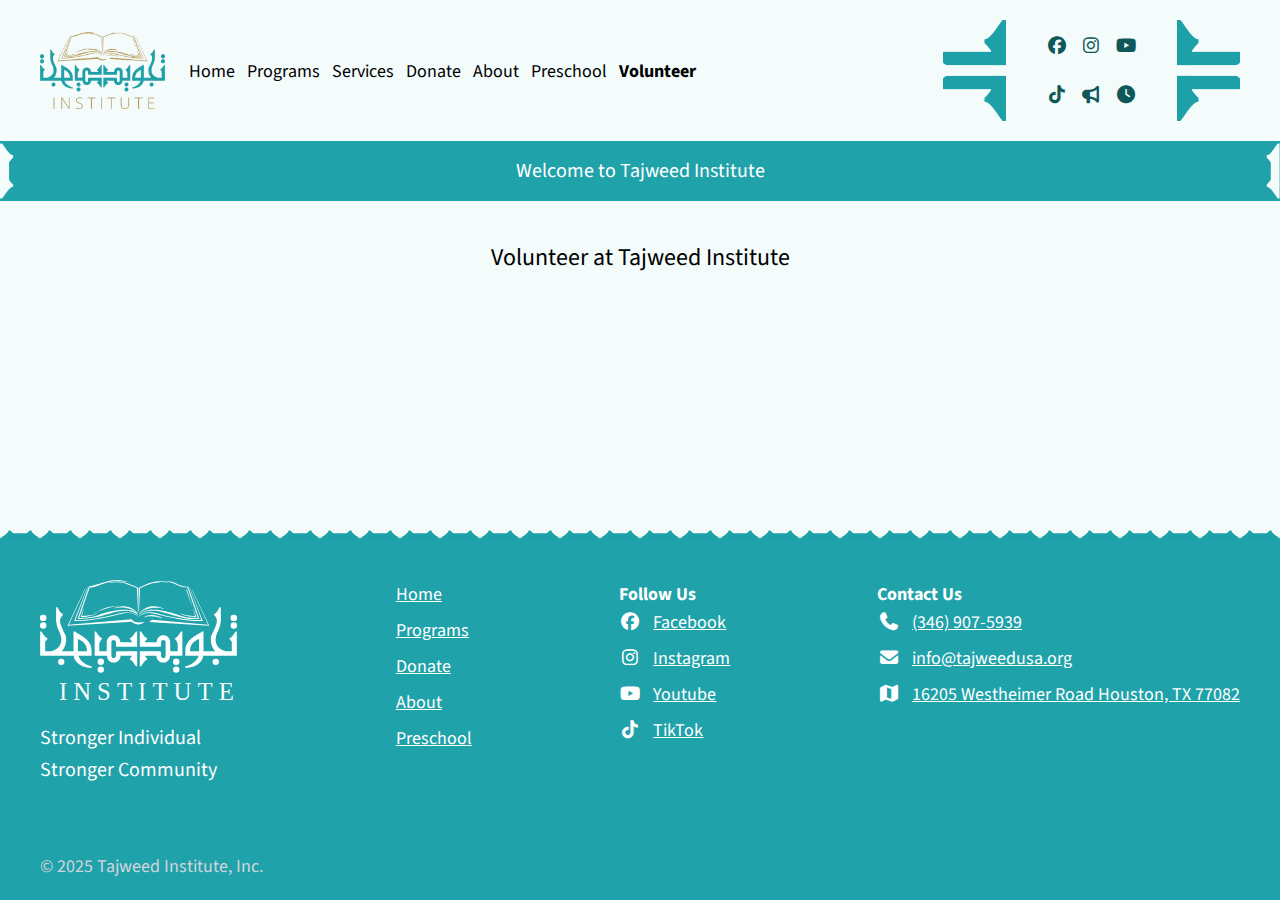
<file: volunteer.html>
<!doctype html><html lang="en"><head><title>Volunteer | Tajweed Institute</title><meta name="viewport" content="width=device-width, initial-scale=1"><link rel="stylesheet" href="static/css/style.css"><link rel="stylesheet" href="static/css/fontawesome.min.css"><link rel="stylesheet" href="static/css/regular.min.css"><link rel="stylesheet" href="static/css/solid.min.css"><link rel="stylesheet" href="static/css/brands.min.css"><link rel="icon" href="static/media/favicon.svg"><link rel="prefetch" href="index.html" as="document"><link rel="prefetch" href="programs.html" as="document"><link rel="prefetch" href="services.html" as="document"><link rel="prefetch" href="donate.html" as="document"><link rel="prefetch" href="about.html" as="document"><link rel="prefetch" href="preschool.html" as="document"><link rel="prefetch" href="volunteer.html" as="document"></head><dialog id="mobile-menu"><h1 class="text-2xl">Menu</h1><div class="flow text-xl py-5"><p><a href="index.html">Home</a></p><p><a href="programs.html">Programs</a></p><p><a href="services.html">Services</a></p><p><a href="donate.html">Donate</a></p><p><a href="about.html">About</a></p><p><a href="preschool.html">Preschool</a></p><p><a class="font-bold" href="volunteer.html">Volunteer</a></p><div class="mx-auto w-fit" onclick="document.querySelector(&#39;#mobile-menu&#39;).close()"><div class="[ button ] flex gap-5 items-center"><a class="cursor-pointer hover:text-tajweed-green-800 hover:bg-tajweed-green-800 bg-tajweed-green-500 text-tajweed-green-500 relative px-5 py-1"><svg class="absolute left-0 top-0 h-full w-5 translate-x-[-13px]"><use href="#button-left"></use></svg><span class="select-none text-white">Close</span><svg class="absolute right-0 top-0 h-full w-5 translate-x-[13px] -scale-x-100"><use href="#button-left"></use></svg></a></div></div></div></dialog><body class="bg-tajweed-green-100 min-h-dvh flex flex-col"><svg class="hidden" xmlns="http://www.w3.org/2000/svg">
	<symbol id="button-left" viewBox="0 0 21.21051 100">
		<path fill="currentColor" d="M21.21 0v100h-3.85L0 82.693V22.266L17.36 0Z"/>
	</symbol>
	<symbol id="image-top-left" viewBox="0 0 100 100">
		<path fill="currentColor" d="M80.579 19.027c-27.37.88-56.177 80.595-68.805 80.905H0V0h80.579z"/>
	</symbol>
	<symbol id="message-left" viewBox="0 0 100 100">
		<path fill="currentColor" d="M3.434 0 0 .008V25.33l.002 9.254H0v30.848h.002L0 74.686v25.322l3.434.008c1.965 0 12.75-21.493 20.486-21.493l-.08-3.837-.003-.299c-.505-.016-7.231-7.565-7.269-8.954V34.584c.038-1.39 6.764-8.938 7.27-8.955l.001-.299.08-3.837C16.185 21.493 5.4 0 3.435 0z"/>
	</symbol>
	<symbol id="calendar" viewBox="0 0 100.06268 77.996346">
		<path fill="#fff" stroke="currentColor" stroke-width="1.58562222" d="M.793 6.895H99.27v70.308H.793z"/>
		<path fill="currentColor" d="M.055 0h99.953v6.043H.055z" opacity=".99"/>
		<path fill="none" stroke="currentColor" stroke-width=".298372945" d="M17.14 18.33h32.475v22.879H17.141zM17.14 41.46h32.475v22.878H17.141zM49.97 18.33h32.475v22.879H49.97zM49.97 41.46h32.475v22.878H49.97z" opacity=".99"/>
		<path fill="currentColor" d="M11.66 7.737c-3.942.13-8.364 12.653-10.183 12.698H.055V6.043H11.66ZM88.403 7.74c3.942.131 8.307 12.65 10.126 12.695h1.478V6.043H88.403Z"/>
	</symbol>
	<symbol id="pin" viewBox="0 0 65.060028 100">
		<path fill="currentColor" d="M32.53 0C14.564 0 0 11.382 0 25.42 0 39.456 32.226 100 32.226 100S65.06 39.457 65.06 25.42C65.06 11.381 50.496 0 32.53 0Zm0 11.172c9.904 0 17.932 8.109 17.932 18.112 0 10.004-8.028 18.113-17.932 18.113-9.904 0-17.933-8.11-17.932-18.113 0-10.003 8.028-18.113 17.932-18.112Z"/>
	</symbol>
	<symbol id="brothers" viewBox="0 0 77.299515 100.00001">
		<g transform="matrix(36.63 0 0 36.63 -661.242 -6092.471)">
			<ellipse cx="19.107286" cy="167.69156" fill="#fff" stroke="#00f" stroke-width=".219628" rx="0.94533759" ry="1.2552031"/>
			<ellipse cx="19.140945" cy="168.4575" fill="#00f" rx="0.70823032" ry="0.42105639"/>
			<ellipse cx="19.120277" cy="168.39487" fill="#fff" rx="0.39687493" ry="0.090950511"/>
		</g>
	</symbol>
	<symbol id="sisters" viewBox="0 0 64.497627 100.00001">
		<g transform="matrix(30.561 0 0 30.561 -551.695 -5083.173)">
			<path fill="#cf00cf" d="M18.33 168.29h1.69l.142.882c0 .562-2.008.576-2.008 0z"/>
			<ellipse cx="19.107286" cy="167.69156" fill="#fff" rx="0.94533759" ry="1.2552031"/>
			<path fill="#f0f" d="M18.565 166.524h1.07l.374.79c-.212-.447-1.584-.481-1.804.002z"/>
			<ellipse cx="19.107162" cy="167.69156" fill="none" stroke="#cf00cf" stroke-width=".219628" rx="0.94533759" ry="1.2552031"/>
		</g>
	</symbol>
	<symbol id="brothers_sisters" viewBox="0 0 100.00001 91.889931">
		<g transform="translate(-460.84 -4625.64) scale(27.815868)">
			<path fill="#cf00cf" d="M18.33 168.29h1.7l.13.88c0 .56-2 .58-2 0z"/>
			<ellipse cx="19.107286" cy="167.69156" fill="#fff" rx="0.94533759" ry="1.2552031"/>
			<path fill="#f0f" d="M18.56 166.52h1.08l.37.8c-.21-.45-1.59-.49-1.8 0z"/>
			<ellipse cx="19.107162" cy="167.69156" fill="none" stroke="#cf00cf" stroke-width=".219628" rx="0.94533759" ry="1.2552031"/>
		</g>
		<g transform="translate(-504.94 -4652.33) scale(27.971057)">
			<ellipse cx="19.107286" cy="167.69156" fill="#fff" stroke="#00f" stroke-width=".219628" rx="0.94533759" ry="1.2552031"/>
			<ellipse cx="19.140945" cy="168.4575" fill="#00f" rx="0.70823032" ry="0.42105639"/>
			<ellipse cx="19.120277" cy="168.39487" fill="#fff" rx="0.39687493" ry="0.090950511"/>
		</g>
	</symbol>
	<symbol id="footer-element" viewBox="0 0 100 100">
		<path fill="currentColor" d="M21.5 76C21.5 83.8 0 94.6 0 96.6v3.4h100v-3.4c0-2-21.5-12.8-21.5-20.6l-3.8.1h-.3c0 .5-7.6 7.3-9 7.3H34.6c-1.4 0-9-6.8-9-7.3h-.3zM100 96.6v3.4-3.4z"/>
	</symbol>
</svg><header><nav class="mx-10 my-5 lg:flex place-content-between"><div class="sm:flex gap-6 items-center"><a href="index.html"><img class="mx-auto w-40 my-4 sm:mx-0 sm:my-0" src="static/media/tajweed-logo.webp"></a><ul class="hidden sm:flex w-full gap-3 items-center justify-center sm:justify-normal text-lg"><li class="cursor-pointer"><a href="index.html">Home</a></li><li class="cursor-pointer"><a href="programs.html">Programs</a></li><li class="cursor-pointer"><a href="services.html">Services</a></li><li class="cursor-pointer"><a href="donate.html">Donate</a></li><li class="cursor-pointer"><a href="about.html">About</a></li><li class="cursor-pointer"><a href="preschool.html">Preschool</a></li><li class="font-bold"><a href="volunteer.html">Volunteer</a></li></ul></div><div id="mobile-menu" onclick="document.querySelector(&#39;#mobile-menu&#39;).showModal()" class="block sm:hidden cursor-pointer text-2xl text-center"><i class="fa-solid fa-bars"></i></div><div class="lg:flex gap-10 hidden"><img src="static/media/social-left.webp"><ul class="my-2 grid grid-cols-3 gap-3 items-center text-tajweed-green-800 text-lg"><li><a href="https://www.facebook.com/tajweedinstitute" target="_blank" class="cursor-pointer fa-brands fa-facebook"></a></li><li><a href="https://www.instagram.com/tajweedinstitute" target="_blank" class="cursor-pointer fa-brands fa-instagram"></a></li><li><a href="https://www.youtube.com/channel/UChO7xBwlHaXJKIAzBQwmeqQ" target="_blank" class="cursor-pointer fa-brands fa-youtube"></a></li><li><a href="https://www.tiktok.com/@tajweedinstitute" target="_blank" class="cursor-pointer fa-brands fa-tiktok"></a></li><li><a href="https://chat.whatsapp.com/FNIgkskNrhm2pRQZLc8c6O" target="_blank" class="cursor-pointer fa-bullhorn fa-solid"></a></li><li><a href="https://chat.whatsapp.com/GzSEJs3EFbl4BbDmk7Pjym" target="_blank" class="cursor-pointer fa-clock fa-solid"></a></li></ul><img class="-scale-x-100" src="static/media/social-left.webp"></div></nav><div class="[ message ] bg-tajweed-green-500 flex items-center"><svg class="text-tajweed-green-100 h-15 w-15"><use href="#message-left"></use></svg><p class="text-xl text-white text-center w-full">Welcome to Tajweed Institute</p><svg class="text-tajweed-green-100 h-15 w-15 -scale-x-100"><use href="#message-left"></use></svg></div></header><main class="[ flow ] [ mx-2 sm:mx-10 mt-10 flex-1 ]"><h1 class="text-2xl text-center">Volunteer at Tajweed Institute</h1><div></div></main><footer class="mt-20 min-h-100 text-white flex flex-col"><div class="h-10 w-full footer-pattern"></div><div class="flex flex-col justify-between h-full grow-1 py-5 pt-10 bg-tajweed-green-500"><div class="px-10 flex flex-wrap gap-15 lg:justify-between"><div><img class="h-30" src="static/media/tajweed-logo-white.svg" alt="Tajweed Institute logo"><p class="text-xl mt-6">Stronger Individual</p><p class="text-xl mt-1">Stronger Community</p></div><ul class="flex flex-col gap-2"><li><a href="index.html" class="text-lg underline"><span class=" mr-3"></span>Home</a></li><li><a href="programs.html" class="text-lg underline"><span class=" mr-3"></span>Programs</a></li><li><a href="donate.html" class="text-lg underline"><span class=" mr-3"></span>Donate</a></li><li><a href="about.html" class="text-lg underline"><span class=" mr-3"></span>About</a></li><li><a href="preschool.html" class="text-lg underline"><span class=" mr-3"></span>Preschool</a></li></ul><div><h3 class="text-lg font-bold">Follow Us</h3><ul class="flex flex-col gap-2"><li><a href="https://www.facebook.com/tajweedinstitute" class="text-lg underline"><span class="fa-brands fa-facebook mr-3"></span>Facebook</a></li><li><a href="https://www.instagram.com/tajweedinstitute" class="text-lg underline"><span class="fa-brands fa-instagram mr-3"></span>Instagram</a></li><li><a href="https://www.youtube.com/channel/UChO7xBwlHaXJKIAzBQwmeqQ" class="text-lg underline"><span class="fa-brands fa-youtube mr-3"></span>Youtube</a></li><li><a href="https://www.tiktok.com/@tajweedinstitute" class="text-lg underline"><span class="fa-brands fa-tiktok mr-3"></span>TikTok</a></li></ul></div><div><h3 class="text-lg font-bold">Contact Us</h3><ul class="flex flex-col gap-2"><li><a href="tel:3469075939" class="text-lg underline"><span class="fa-phone fa-solid mr-3"></span>(346) 907-5939</a></li><li><a href="mail:info@tajweedusa.org" class="text-lg underline"><span class="fa-envelope fa-solid mr-3"></span>info@tajweedusa.org</a></li><li><a href="https://maps.app.goo.gl/xcmS6UeEKFsUK9Fk7" class="text-lg underline"><span class="fa-map fa-solid mr-3"></span>16205 Westheimer Road Houston, TX 77082</a></li></ul></div></div><p class="mt-5 px-10 text-gray-300 text-lg">&copy; 2025 Tajweed Institute, Inc.</p></div></footer></body></html>
</file>
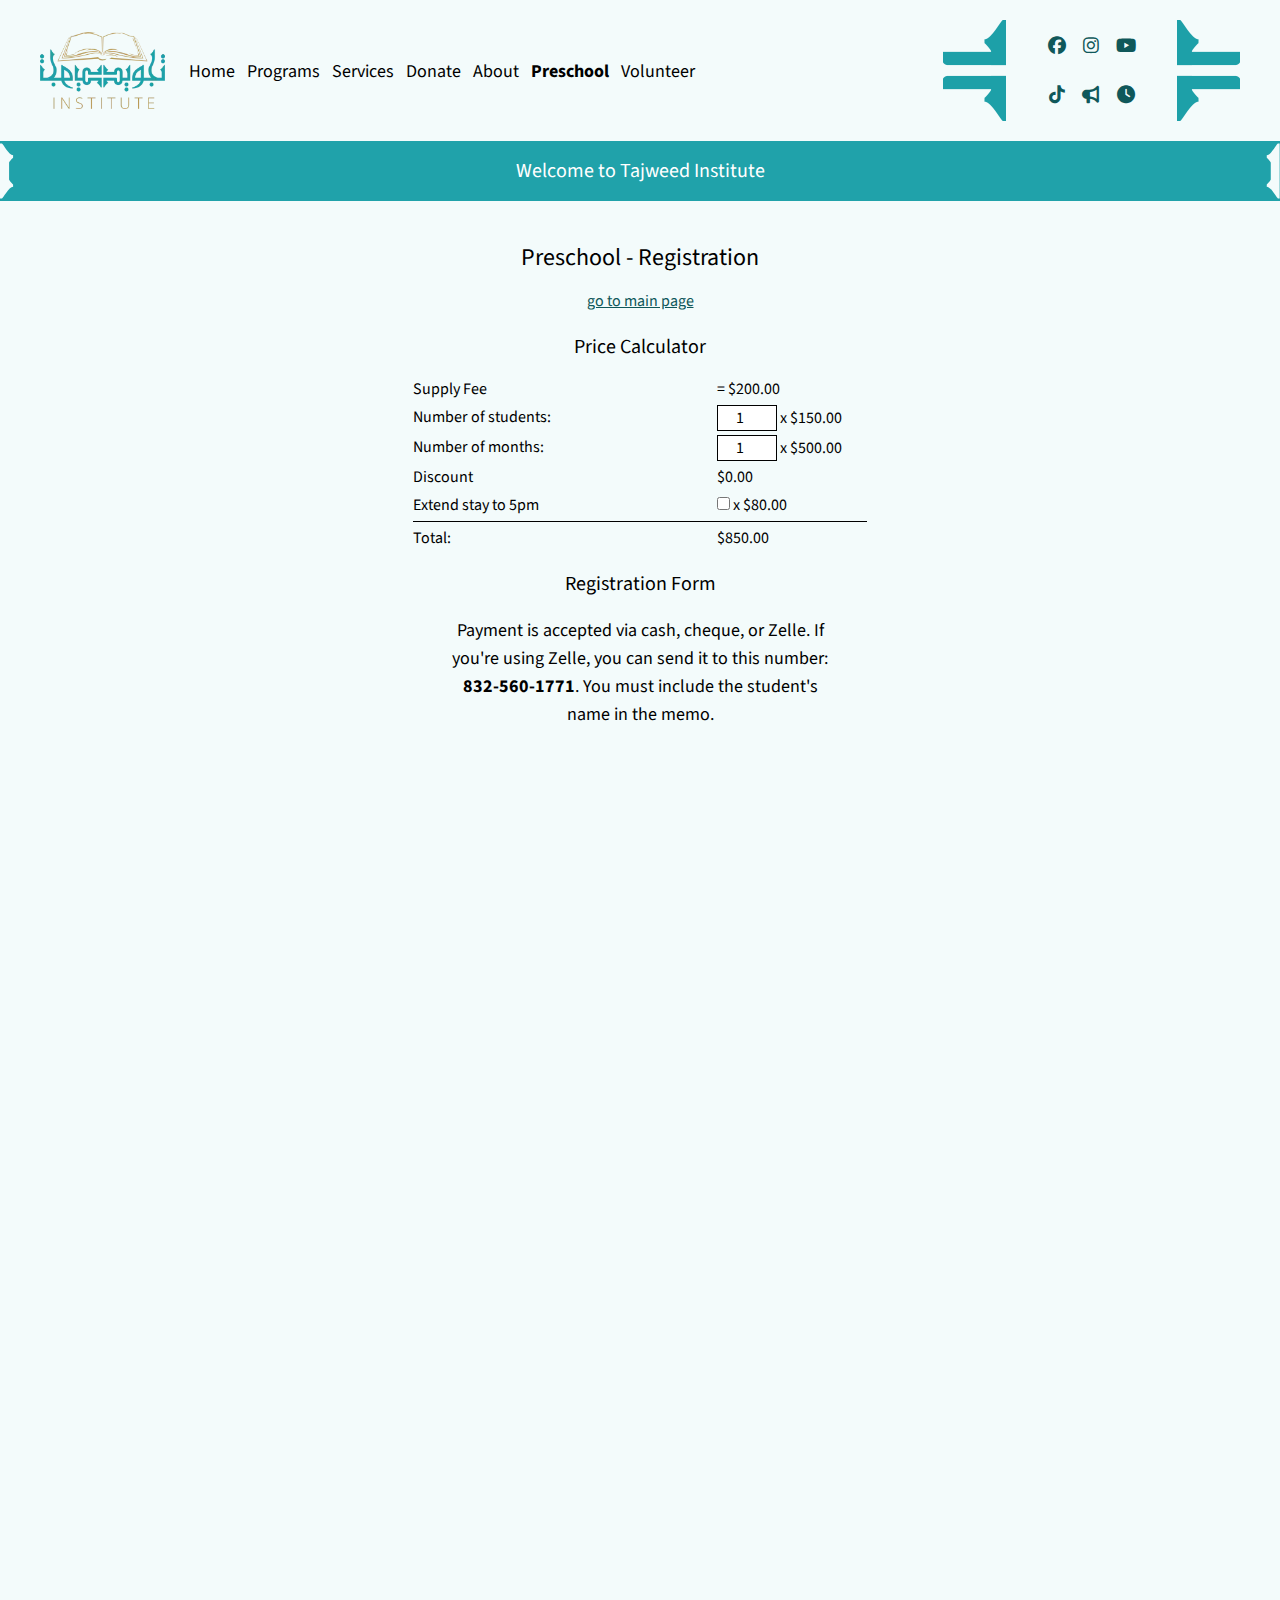
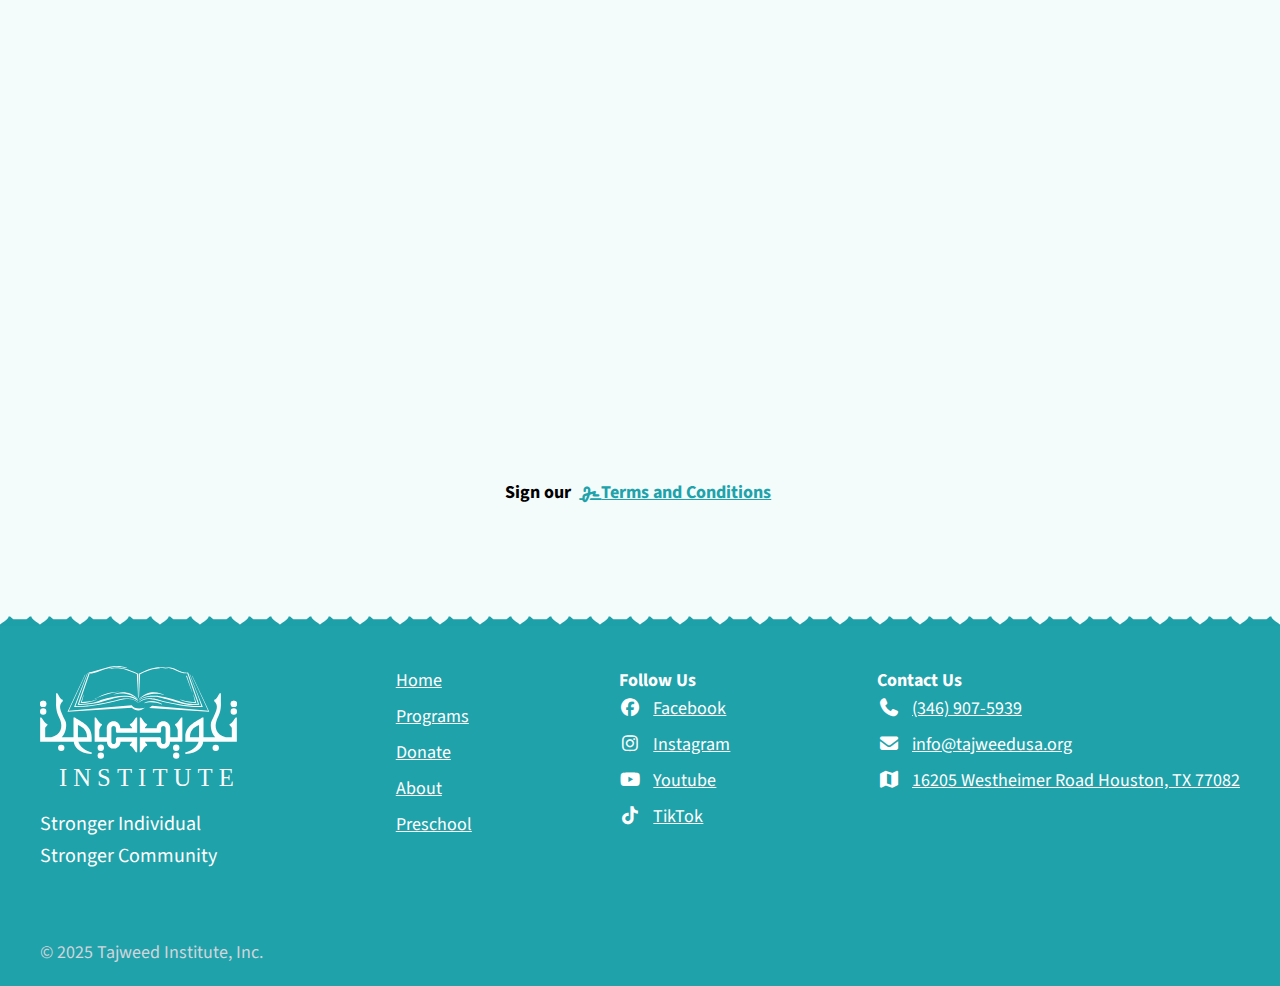
<file: preschool/registration.html>
<!doctype html><html lang="en"><head><title>Preschool | Tajweed Institute</title><meta name="viewport" content="width=device-width, initial-scale=1"><link rel="stylesheet" href="../static/css/style.css"><link rel="stylesheet" href="../static/css/fontawesome.min.css"><link rel="stylesheet" href="../static/css/regular.min.css"><link rel="stylesheet" href="../static/css/solid.min.css"><link rel="stylesheet" href="../static/css/brands.min.css"><link rel="icon" href="../static/media/favicon.svg"><link rel="prefetch" href="../index.html" as="document"><link rel="prefetch" href="../programs.html" as="document"><link rel="prefetch" href="../services.html" as="document"><link rel="prefetch" href="../donate.html" as="document"><link rel="prefetch" href="../about.html" as="document"><link rel="prefetch" href="../preschool.html" as="document"><link rel="prefetch" href="../volunteer.html" as="document"></head><dialog id="mobile-menu"><h1 class="text-2xl">Menu</h1><div class="flow text-xl py-5"><p><a href="../index.html">Home</a></p><p><a href="../programs.html">Programs</a></p><p><a href="../services.html">Services</a></p><p><a href="../donate.html">Donate</a></p><p><a href="../about.html">About</a></p><p><a class="font-bold" href="../preschool.html">Preschool</a></p><p><a href="../volunteer.html">Volunteer</a></p><div class="mx-auto w-fit" onclick="document.querySelector(&#39;#mobile-menu&#39;).close()"><div class="[ button ] flex gap-5 items-center"><a class="cursor-pointer hover:text-tajweed-green-800 hover:bg-tajweed-green-800 bg-tajweed-green-500 text-tajweed-green-500 relative px-5 py-1"><svg class="absolute left-0 top-0 h-full w-5 translate-x-[-13px]"><use href="#button-left"></use></svg><span class="select-none text-white">Close</span><svg class="absolute right-0 top-0 h-full w-5 translate-x-[13px] -scale-x-100"><use href="#button-left"></use></svg></a></div></div></div></dialog><body class="bg-tajweed-green-100 min-h-dvh flex flex-col"><svg class="hidden" xmlns="http://www.w3.org/2000/svg">
	<symbol id="button-left" viewBox="0 0 21.21051 100">
		<path fill="currentColor" d="M21.21 0v100h-3.85L0 82.693V22.266L17.36 0Z"/>
	</symbol>
	<symbol id="image-top-left" viewBox="0 0 100 100">
		<path fill="currentColor" d="M80.579 19.027c-27.37.88-56.177 80.595-68.805 80.905H0V0h80.579z"/>
	</symbol>
	<symbol id="message-left" viewBox="0 0 100 100">
		<path fill="currentColor" d="M3.434 0 0 .008V25.33l.002 9.254H0v30.848h.002L0 74.686v25.322l3.434.008c1.965 0 12.75-21.493 20.486-21.493l-.08-3.837-.003-.299c-.505-.016-7.231-7.565-7.269-8.954V34.584c.038-1.39 6.764-8.938 7.27-8.955l.001-.299.08-3.837C16.185 21.493 5.4 0 3.435 0z"/>
	</symbol>
	<symbol id="calendar" viewBox="0 0 100.06268 77.996346">
		<path fill="#fff" stroke="currentColor" stroke-width="1.58562222" d="M.793 6.895H99.27v70.308H.793z"/>
		<path fill="currentColor" d="M.055 0h99.953v6.043H.055z" opacity=".99"/>
		<path fill="none" stroke="currentColor" stroke-width=".298372945" d="M17.14 18.33h32.475v22.879H17.141zM17.14 41.46h32.475v22.878H17.141zM49.97 18.33h32.475v22.879H49.97zM49.97 41.46h32.475v22.878H49.97z" opacity=".99"/>
		<path fill="currentColor" d="M11.66 7.737c-3.942.13-8.364 12.653-10.183 12.698H.055V6.043H11.66ZM88.403 7.74c3.942.131 8.307 12.65 10.126 12.695h1.478V6.043H88.403Z"/>
	</symbol>
	<symbol id="pin" viewBox="0 0 65.060028 100">
		<path fill="currentColor" d="M32.53 0C14.564 0 0 11.382 0 25.42 0 39.456 32.226 100 32.226 100S65.06 39.457 65.06 25.42C65.06 11.381 50.496 0 32.53 0Zm0 11.172c9.904 0 17.932 8.109 17.932 18.112 0 10.004-8.028 18.113-17.932 18.113-9.904 0-17.933-8.11-17.932-18.113 0-10.003 8.028-18.113 17.932-18.112Z"/>
	</symbol>
	<symbol id="brothers" viewBox="0 0 77.299515 100.00001">
		<g transform="matrix(36.63 0 0 36.63 -661.242 -6092.471)">
			<ellipse cx="19.107286" cy="167.69156" fill="#fff" stroke="#00f" stroke-width=".219628" rx="0.94533759" ry="1.2552031"/>
			<ellipse cx="19.140945" cy="168.4575" fill="#00f" rx="0.70823032" ry="0.42105639"/>
			<ellipse cx="19.120277" cy="168.39487" fill="#fff" rx="0.39687493" ry="0.090950511"/>
		</g>
	</symbol>
	<symbol id="sisters" viewBox="0 0 64.497627 100.00001">
		<g transform="matrix(30.561 0 0 30.561 -551.695 -5083.173)">
			<path fill="#cf00cf" d="M18.33 168.29h1.69l.142.882c0 .562-2.008.576-2.008 0z"/>
			<ellipse cx="19.107286" cy="167.69156" fill="#fff" rx="0.94533759" ry="1.2552031"/>
			<path fill="#f0f" d="M18.565 166.524h1.07l.374.79c-.212-.447-1.584-.481-1.804.002z"/>
			<ellipse cx="19.107162" cy="167.69156" fill="none" stroke="#cf00cf" stroke-width=".219628" rx="0.94533759" ry="1.2552031"/>
		</g>
	</symbol>
	<symbol id="brothers_sisters" viewBox="0 0 100.00001 91.889931">
		<g transform="translate(-460.84 -4625.64) scale(27.815868)">
			<path fill="#cf00cf" d="M18.33 168.29h1.7l.13.88c0 .56-2 .58-2 0z"/>
			<ellipse cx="19.107286" cy="167.69156" fill="#fff" rx="0.94533759" ry="1.2552031"/>
			<path fill="#f0f" d="M18.56 166.52h1.08l.37.8c-.21-.45-1.59-.49-1.8 0z"/>
			<ellipse cx="19.107162" cy="167.69156" fill="none" stroke="#cf00cf" stroke-width=".219628" rx="0.94533759" ry="1.2552031"/>
		</g>
		<g transform="translate(-504.94 -4652.33) scale(27.971057)">
			<ellipse cx="19.107286" cy="167.69156" fill="#fff" stroke="#00f" stroke-width=".219628" rx="0.94533759" ry="1.2552031"/>
			<ellipse cx="19.140945" cy="168.4575" fill="#00f" rx="0.70823032" ry="0.42105639"/>
			<ellipse cx="19.120277" cy="168.39487" fill="#fff" rx="0.39687493" ry="0.090950511"/>
		</g>
	</symbol>
	<symbol id="footer-element" viewBox="0 0 100 100">
		<path fill="currentColor" d="M21.5 76C21.5 83.8 0 94.6 0 96.6v3.4h100v-3.4c0-2-21.5-12.8-21.5-20.6l-3.8.1h-.3c0 .5-7.6 7.3-9 7.3H34.6c-1.4 0-9-6.8-9-7.3h-.3zM100 96.6v3.4-3.4z"/>
	</symbol>
</svg><header><nav class="mx-10 my-5 lg:flex place-content-between"><div class="sm:flex gap-6 items-center"><a href="../index.html"><img class="mx-auto w-40 my-4 sm:mx-0 sm:my-0" src="../static/media/tajweed-logo.webp"></a><ul class="hidden sm:flex w-full gap-3 items-center justify-center sm:justify-normal text-lg"><li class="cursor-pointer"><a href="../index.html">Home</a></li><li class="cursor-pointer"><a href="../programs.html">Programs</a></li><li class="cursor-pointer"><a href="../services.html">Services</a></li><li class="cursor-pointer"><a href="../donate.html">Donate</a></li><li class="cursor-pointer"><a href="../about.html">About</a></li><li class="font-bold"><a href="../preschool.html">Preschool</a></li><li class="cursor-pointer"><a href="../volunteer.html">Volunteer</a></li></ul></div><div id="mobile-menu" onclick="document.querySelector(&#39;#mobile-menu&#39;).showModal()" class="block sm:hidden cursor-pointer text-2xl text-center"><i class="fa-solid fa-bars"></i></div><div class="lg:flex gap-10 hidden"><img src="../static/media/social-left.webp"><ul class="my-2 grid grid-cols-3 gap-3 items-center text-tajweed-green-800 text-lg"><li><a href="https://www.facebook.com/tajweedinstitute" target="_blank" class="cursor-pointer fa-brands fa-facebook"></a></li><li><a href="https://www.instagram.com/tajweedinstitute" target="_blank" class="cursor-pointer fa-brands fa-instagram"></a></li><li><a href="https://www.youtube.com/channel/UChO7xBwlHaXJKIAzBQwmeqQ" target="_blank" class="cursor-pointer fa-brands fa-youtube"></a></li><li><a href="https://www.tiktok.com/@tajweedinstitute" target="_blank" class="cursor-pointer fa-brands fa-tiktok"></a></li><li><a href="https://chat.whatsapp.com/FNIgkskNrhm2pRQZLc8c6O" target="_blank" class="cursor-pointer fa-bullhorn fa-solid"></a></li><li><a href="https://chat.whatsapp.com/GzSEJs3EFbl4BbDmk7Pjym" target="_blank" class="cursor-pointer fa-clock fa-solid"></a></li></ul><img class="-scale-x-100" src="../static/media/social-left.webp"></div></nav><div class="[ message ] bg-tajweed-green-500 flex items-center"><svg class="text-tajweed-green-100 h-15 w-15"><use href="#message-left"></use></svg><p class="text-xl text-white text-center w-full">Welcome to Tajweed Institute</p><svg class="text-tajweed-green-100 h-15 w-15 -scale-x-100"><use href="#message-left"></use></svg></div></header><main class="[ flow ] [ mx-2 sm:mx-10 mt-10 flex-1 ]"><h1 class="text-center text-2xl">Preschool - Registration</h1><p class="text-center"><a href="../preschool.html">go to main page</a></p><h2 class="text-center text-xl">Price Calculator</h2><div class="w-min mx-auto grid grid-cols-[300px_150px] gap-1"><p>Supply Fee</p><p>= $200.00</p><label for="num-students">Number of students:</label><div><input onchange="calculateCost()" class="w-15 border bg-white text-center" type="number" name="num-students" id="num-students" value="1" min="1"> x $150.00</div><label for="num-months">Number of months:</label><div><input onchange="calculateCost()" class="w-15 border bg-white text-center" type="number" name="num-months" id="num-months" value="1" min="1"> x $500.00</div><p>Discount</p><p id="discount"></p><label for="extend-stay">Extend stay to 5pm</label><div><input onchange="calculateCost()" type="checkbox" name="extned-stay" id="extend-stay"> x $80.00</div><hr class="col-span-2"><p>Total:</p><p id="total"></p></div><h2 class="text-center text-xl">Registration Form</h2><p class="text-lg text-center mx-auto max-w-100">Payment is accepted via cash, cheque, or Zelle. If you're using Zelle, you can send it to this number: <b>832-560-1771</b>. You must include the student's name in the memo.</p><iframe class="w-full bg-tajweed-green-100 mt-3" src="https://www.cognitoforms.com/f/e1T39ymUeE6c4vaNhoo_xA/1" height="1316"></iframe><script src="https://www.cognitoforms.com/f/iframe.js"></script><p class="text-lg font-bold text-center">Sign our  <a target="_blank" class="mx-1 underline text-tajweed-green-500" href="../data/media/2025-2026 Terms and Conditions.pdf"><span class="align-middle fa-solid fa-signature"></span>Terms and Conditions</a></p><script>
function calculateCost() {
	const numOfStudentsInput = document.querySelector("#num-students");
	const numOfMonthsInput = document.querySelector("#num-months");
	const extendStayInput = document.querySelector("#extend-stay");
	const totalOutput = document.querySelector("#total");
	const discountOutput = document.querySelector("#discount");

	var total = 200; // supply fee
	var discount = 0;

	const numOfStudents = parseInt(numOfStudentsInput.value);
	total += numOfStudents * 150;
	if (numOfStudents >= 2) {
		discount += 25;
	}
	if (numOfStudents >= 3) {
		discount += 50;
	}

	const numOfMonths = parseInt(numOfMonthsInput.value);
	total += numOfMonths * 500 * numOfStudents;

	if (extendStayInput.checked) {
		total += 80
	}

	discountOutput.innerText = discount.toLocaleString("en-US", {style: "currency", currency: "USD"});
	totalOutput.innerText = (total - discount).toLocaleString("en-US", {style: "currency", currency: "USD"});
}
calculateCost();</script></main><footer class="mt-20 min-h-100 text-white flex flex-col"><div class="h-10 w-full footer-pattern"></div><div class="flex flex-col justify-between h-full grow-1 py-5 pt-10 bg-tajweed-green-500"><div class="px-10 flex flex-wrap gap-15 lg:justify-between"><div><img class="h-30" src="../static/media/tajweed-logo-white.svg" alt="Tajweed Institute logo"><p class="text-xl mt-6">Stronger Individual</p><p class="text-xl mt-1">Stronger Community</p></div><ul class="flex flex-col gap-2"><li><a href="../index.html" class="text-lg underline"><span class=" mr-3"></span>Home</a></li><li><a href="../programs.html" class="text-lg underline"><span class=" mr-3"></span>Programs</a></li><li><a href="../donate.html" class="text-lg underline"><span class=" mr-3"></span>Donate</a></li><li><a href="../about.html" class="text-lg underline"><span class=" mr-3"></span>About</a></li><li><a href="../preschool.html" class="text-lg underline"><span class=" mr-3"></span>Preschool</a></li></ul><div><h3 class="text-lg font-bold">Follow Us</h3><ul class="flex flex-col gap-2"><li><a href="https://www.facebook.com/tajweedinstitute" class="text-lg underline"><span class="fa-brands fa-facebook mr-3"></span>Facebook</a></li><li><a href="https://www.instagram.com/tajweedinstitute" class="text-lg underline"><span class="fa-brands fa-instagram mr-3"></span>Instagram</a></li><li><a href="https://www.youtube.com/channel/UChO7xBwlHaXJKIAzBQwmeqQ" class="text-lg underline"><span class="fa-brands fa-youtube mr-3"></span>Youtube</a></li><li><a href="https://www.tiktok.com/@tajweedinstitute" class="text-lg underline"><span class="fa-brands fa-tiktok mr-3"></span>TikTok</a></li></ul></div><div><h3 class="text-lg font-bold">Contact Us</h3><ul class="flex flex-col gap-2"><li><a href="tel:3469075939" class="text-lg underline"><span class="fa-phone fa-solid mr-3"></span>(346) 907-5939</a></li><li><a href="mail:info@tajweedusa.org" class="text-lg underline"><span class="fa-envelope fa-solid mr-3"></span>info@tajweedusa.org</a></li><li><a href="https://maps.app.goo.gl/xcmS6UeEKFsUK9Fk7" class="text-lg underline"><span class="fa-map fa-solid mr-3"></span>16205 Westheimer Road Houston, TX 77082</a></li></ul></div></div><p class="mt-5 px-10 text-gray-300 text-lg">&copy; 2025 Tajweed Institute, Inc.</p></div></footer></body></html>
</file>
<file: static/css/newstyle.css>
@layer global, primitive, component, utility;

@font-face {
  font-family: "Source Sans";
  src: url("../webfonts/SourceSans3VF-Upright.otf.woff2") format("woff2-variations");
  font-weight: 100 900;
  font-style: normal;
}

@layer global {
	:root {
		--ratio: 1.5;
		--s-5: calc(var(--s-4) / var(--ratio));
		--s-4: calc(var(--s-3) / var(--ratio));
		--s-3: calc(var(--s-2) / var(--ratio));
		--s-2: calc(var(--s-1) / var(--ratio));
		--s-1: calc(var(--s0) / var(--ratio));
		--s0: 1rem;
		--s1: calc(var(--s0) * var(--ratio));
		--s2: calc(var(--s1) * var(--ratio));
		--s3: calc(var(--s2) * var(--ratio));
		--s4: calc(var(--s3) * var(--ratio));
		--s5: calc(var(--s4) * var(--ratio));
		--color-tajweed-green-100: #f3fbfb;
		--color-tajweed-green-500: #20a2aa;
		--color-tajweed-green-800: #0f585a;

		--measure: 60ch;
		font-size: calc(1rem + 0.2vw);
		font-family: "Source Sans", sans-serif;
	}

	* {
		box-sizing: border-box;
		max-inline-size: var(--measure);
		margin: 0;
		padding: 0;
	}

	html,
	body,
	header,
	nav,
	main,
	footer,
	div {
		max-inline-size: none;
	}

	body {
		min-block-size: 100dvh;
		background-color: var(--color-tajweed-green-100);
	}

	a {
	  cursor: pointer;
	  text-decoration: underline;
	  color: var(--color-tajweed-green-800);
	}

	nav a {
		color: black;
		text-decoration: none;
	}

	nav,
	main {
		padding: var(--s0);
	}

	h1 {
		font-weight: 600;
	}

	h2 {
		font-weight: 500;
	}
}

@layer primitive {
	.stack > * + * {
		margin-block-start: 0.5em;
	}

	.cluster {
		display: flex;
		flex-wrap: wrap;
		gap: var(--s0);
		align-items: center;
	}

	.space-between {
		display: flex;
		align-items: center;
		justify-content: space-between;
	}

	.center {
		max-inline-size: var(--measure);
		margin-inline: auto;
	}

	.center.big {
		max-inline-size: calc(var(--measure) * 2);
		margin-inline: auto;
	}

	.box {
		padding: var(--s0);
		border: 2px solid var(--color-tajweed-green-800);
	}
}

@layer component {
	.button {
		display: inline-block;
		position: relative;
		background-color: var(--color-tajweed-green-500);
		color: white;
		text-decoration: none;
		padding-inline: var(--s-2);
		padding-block: var(--s-4);
	}

	.button svg {
		color: var(--color-tajweed-green-500);
		position: absolute;
		height: 100%;
		top: 0;
	}

	.button:hover {
		background-color: var(--color-tajweed-green-800);
	}

	.button:hover svg {
		color: var(--color-tajweed-green-800);
	}

	.button svg:nth-child(1) {
		left: 0;
		transform: translateX(-80%);
	}

	.button * + svg {
		right: 0;
		transform: translateX(80%) scaleX(-1);
	}

	.message {
		font-size: 1.1em;
		padding-block: 0.2em;
	}
}

@layer utility {
	.display-none {
		display: none;
	}

	.bold {
		font-weight: bold;
	}

	.max-inline-size-s5 {
		max-inline-size: var(--s5);
	}	}

	.max-block-size-s5 {
		max-block-size: var(--s5);
	}

	.max-size-s2 {
		max-block-size: var(--s2);
		max-inline-size: var(--s2);
	}

	.tajweed-green-100 {
		color: var(--color-tajweed-green-100);
	}

	.bg-tajweed-green-500 {
		background-color: var(--color-tajweed-green-500);
		color: white;
	}

	.bg-tajweed-green-800 {
		background-color: var(--color-tajweed-green-800);
	}

	.text-center {
		text-align: center;
	}

	.flip {
		transform: scaleX(-1);
	}
}
</file>
<file: static/css/regular.min.css>
/*!
 * Font Awesome Free 7.0.0 by @fontawesome - https://fontawesome.com
 * License - https://fontawesome.com/license/free (Icons: CC BY 4.0, Fonts: SIL OFL 1.1, Code: MIT License)
 * Copyright 2025 Fonticons, Inc.
 */
:host,:root{--fa-family-classic:"Font Awesome 7 Free";--fa-font-regular:normal 400 1em/1 var(--fa-family-classic);--fa-style-family-classic:var(--fa-family-classic)}@font-face{font-family:"Font Awesome 7 Free";font-style:normal;font-weight:400;font-display:block;src:url(../webfonts/fa-regular-400.woff2)}.far{--fa-style:400}.fa-classic,.far{--fa-family:var(--fa-family-classic)}.fa-regular{--fa-style:400}
</file>
<file: static/css/solid.min.css>
/*!
 * Font Awesome Free 7.0.0 by @fontawesome - https://fontawesome.com
 * License - https://fontawesome.com/license/free (Icons: CC BY 4.0, Fonts: SIL OFL 1.1, Code: MIT License)
 * Copyright 2025 Fonticons, Inc.
 */
:host,:root{--fa-family-classic:"Font Awesome 7 Free";--fa-font-solid:normal 900 1em/1 var(--fa-family-classic);--fa-style-family-classic:var(--fa-family-classic)}@font-face{font-family:"Font Awesome 7 Free";font-style:normal;font-weight:900;font-display:block;src:url(../webfonts/fa-solid-900.woff2)}.fas{--fa-style:900}.fa-classic,.fas{--fa-family:var(--fa-family-classic)}.fa-solid{--fa-style:900}
</file>
<file: static/css/brands.min.css>
/*!
 * Font Awesome Free 7.0.0 by @fontawesome - https://fontawesome.com
 * License - https://fontawesome.com/license/free (Icons: CC BY 4.0, Fonts: SIL OFL 1.1, Code: MIT License)
 * Copyright 2025 Fonticons, Inc.
 */
:host,:root{--fa-family-brands:"Font Awesome 7 Brands";--fa-font-brands:normal 400 1em/1 var(--fa-family-brands)}@font-face{font-family:"Font Awesome 7 Brands";font-style:normal;font-weight:400;font-display:block;src:url(../webfonts/fa-brands-400.woff2)}.fa-brands,.fa-classic.fa-brands,.fab{--fa-family:var(--fa-family-brands);--fa-style:400}.fa-firefox-browser{--fa:"\e007"}.fa-ideal{--fa:"\e013"}.fa-microblog{--fa:"\e01a"}.fa-pied-piper-square,.fa-square-pied-piper{--fa:"\e01e"}.fa-unity{--fa:"\e049"}.fa-dailymotion{--fa:"\e052"}.fa-instagram-square,.fa-square-instagram{--fa:"\e055"}.fa-mixer{--fa:"\e056"}.fa-shopify{--fa:"\e057"}.fa-deezer{--fa:"\e077"}.fa-edge-legacy{--fa:"\e078"}.fa-google-pay{--fa:"\e079"}.fa-rust{--fa:"\e07a"}.fa-tiktok{--fa:"\e07b"}.fa-unsplash{--fa:"\e07c"}.fa-cloudflare{--fa:"\e07d"}.fa-guilded{--fa:"\e07e"}.fa-hive{--fa:"\e07f"}.fa-42-group,.fa-innosoft{--fa:"\e080"}.fa-instalod{--fa:"\e081"}.fa-octopus-deploy{--fa:"\e082"}.fa-perbyte{--fa:"\e083"}.fa-uncharted{--fa:"\e084"}.fa-watchman-monitoring{--fa:"\e087"}.fa-wodu{--fa:"\e088"}.fa-wirsindhandwerk,.fa-wsh{--fa:"\e2d0"}.fa-bots{--fa:"\e340"}.fa-cmplid{--fa:"\e360"}.fa-bilibili{--fa:"\e3d9"}.fa-golang{--fa:"\e40f"}.fa-pix{--fa:"\e43a"}.fa-sitrox{--fa:"\e44a"}.fa-hashnode{--fa:"\e499"}.fa-meta{--fa:"\e49b"}.fa-padlet{--fa:"\e4a0"}.fa-nfc-directional{--fa:"\e530"}.fa-nfc-symbol{--fa:"\e531"}.fa-screenpal{--fa:"\e570"}.fa-space-awesome{--fa:"\e5ac"}.fa-square-font-awesome{--fa:"\e5ad"}.fa-gitlab-square,.fa-square-gitlab{--fa:"\e5ae"}.fa-odysee{--fa:"\e5c6"}.fa-stubber{--fa:"\e5c7"}.fa-debian{--fa:"\e60b"}.fa-shoelace{--fa:"\e60c"}.fa-threads{--fa:"\e618"}.fa-square-threads{--fa:"\e619"}.fa-square-x-twitter{--fa:"\e61a"}.fa-x-twitter{--fa:"\e61b"}.fa-opensuse{--fa:"\e62b"}.fa-letterboxd{--fa:"\e62d"}.fa-square-letterboxd{--fa:"\e62e"}.fa-mintbit{--fa:"\e62f"}.fa-google-scholar{--fa:"\e63b"}.fa-brave{--fa:"\e63c"}.fa-brave-reverse{--fa:"\e63d"}.fa-pixiv{--fa:"\e640"}.fa-upwork{--fa:"\e641"}.fa-webflow{--fa:"\e65c"}.fa-signal-messenger{--fa:"\e663"}.fa-bluesky{--fa:"\e671"}.fa-jxl{--fa:"\e67b"}.fa-square-upwork{--fa:"\e67c"}.fa-web-awesome{--fa:"\e682"}.fa-square-web-awesome{--fa:"\e683"}.fa-square-web-awesome-stroke{--fa:"\e684"}.fa-dart-lang{--fa:"\e693"}.fa-flutter{--fa:"\e694"}.fa-files-pinwheel{--fa:"\e69f"}.fa-css{--fa:"\e6a2"}.fa-square-bluesky{--fa:"\e6a3"}.fa-openai{--fa:"\e7cf"}.fa-square-linkedin{--fa:"\e7d0"}.fa-cash-app{--fa:"\e7d4"}.fa-disqus{--fa:"\e7d5"}.fa-11ty,.fa-eleventy{--fa:"\e7d6"}.fa-kakao-talk{--fa:"\e7d7"}.fa-linktree{--fa:"\e7d8"}.fa-notion{--fa:"\e7d9"}.fa-pandora{--fa:"\e7da"}.fa-pixelfed{--fa:"\e7db"}.fa-tidal{--fa:"\e7dc"}.fa-vsco{--fa:"\e7dd"}.fa-w3c{--fa:"\e7de"}.fa-lumon{--fa:"\e7e2"}.fa-lumon-drop{--fa:"\e7e3"}.fa-square-figma{--fa:"\e7e4"}.fa-tex{--fa:"\e7ff"}.fa-duolingo{--fa:"\e812"}.fa-square-twitter,.fa-twitter-square{--fa:"\f081"}.fa-facebook-square,.fa-square-facebook{--fa:"\f082"}.fa-linkedin{--fa:"\f08c"}.fa-github-square,.fa-square-github{--fa:"\f092"}.fa-twitter{--fa:"\f099"}.fa-facebook{--fa:"\f09a"}.fa-github{--fa:"\f09b"}.fa-pinterest{--fa:"\f0d2"}.fa-pinterest-square,.fa-square-pinterest{--fa:"\f0d3"}.fa-google-plus-square,.fa-square-google-plus{--fa:"\f0d4"}.fa-google-plus-g{--fa:"\f0d5"}.fa-linkedin-in{--fa:"\f0e1"}.fa-github-alt{--fa:"\f113"}.fa-maxcdn{--fa:"\f136"}.fa-html5{--fa:"\f13b"}.fa-css3{--fa:"\f13c"}.fa-btc{--fa:"\f15a"}.fa-youtube{--fa:"\f167"}.fa-xing{--fa:"\f168"}.fa-square-xing,.fa-xing-square{--fa:"\f169"}.fa-dropbox{--fa:"\f16b"}.fa-stack-overflow{--fa:"\f16c"}.fa-instagram{--fa:"\f16d"}.fa-flickr{--fa:"\f16e"}.fa-adn{--fa:"\f170"}.fa-bitbucket{--fa:"\f171"}.fa-tumblr{--fa:"\f173"}.fa-square-tumblr,.fa-tumblr-square{--fa:"\f174"}.fa-apple{--fa:"\f179"}.fa-windows{--fa:"\f17a"}.fa-android{--fa:"\f17b"}.fa-linux{--fa:"\f17c"}.fa-dribbble{--fa:"\f17d"}.fa-skype{--fa:"\f17e"}.fa-foursquare{--fa:"\f180"}.fa-trello{--fa:"\f181"}.fa-gratipay{--fa:"\f184"}.fa-vk{--fa:"\f189"}.fa-weibo{--fa:"\f18a"}.fa-renren{--fa:"\f18b"}.fa-pagelines{--fa:"\f18c"}.fa-stack-exchange{--fa:"\f18d"}.fa-square-vimeo,.fa-vimeo-square{--fa:"\f194"}.fa-slack,.fa-slack-hash{--fa:"\f198"}.fa-wordpress{--fa:"\f19a"}.fa-openid{--fa:"\f19b"}.fa-yahoo{--fa:"\f19e"}.fa-google{--fa:"\f1a0"}.fa-reddit{--fa:"\f1a1"}.fa-reddit-square,.fa-square-reddit{--fa:"\f1a2"}.fa-stumbleupon-circle{--fa:"\f1a3"}.fa-stumbleupon{--fa:"\f1a4"}.fa-delicious{--fa:"\f1a5"}.fa-digg{--fa:"\f1a6"}.fa-pied-piper-pp{--fa:"\f1a7"}.fa-pied-piper-alt{--fa:"\f1a8"}.fa-drupal{--fa:"\f1a9"}.fa-joomla{--fa:"\f1aa"}.fa-behance{--fa:"\f1b4"}.fa-behance-square,.fa-square-behance{--fa:"\f1b5"}.fa-steam{--fa:"\f1b6"}.fa-square-steam,.fa-steam-square{--fa:"\f1b7"}.fa-spotify{--fa:"\f1bc"}.fa-deviantart{--fa:"\f1bd"}.fa-soundcloud{--fa:"\f1be"}.fa-vine{--fa:"\f1ca"}.fa-codepen{--fa:"\f1cb"}.fa-jsfiddle{--fa:"\f1cc"}.fa-rebel{--fa:"\f1d0"}.fa-empire{--fa:"\f1d1"}.fa-git-square,.fa-square-git{--fa:"\f1d2"}.fa-git{--fa:"\f1d3"}.fa-hacker-news{--fa:"\f1d4"}.fa-tencent-weibo{--fa:"\f1d5"}.fa-qq{--fa:"\f1d6"}.fa-weixin{--fa:"\f1d7"}.fa-slideshare{--fa:"\f1e7"}.fa-twitch{--fa:"\f1e8"}.fa-yelp{--fa:"\f1e9"}.fa-paypal{--fa:"\f1ed"}.fa-google-wallet{--fa:"\f1ee"}.fa-cc-visa{--fa:"\f1f0"}.fa-cc-mastercard{--fa:"\f1f1"}.fa-cc-discover{--fa:"\f1f2"}.fa-cc-amex{--fa:"\f1f3"}.fa-cc-paypal{--fa:"\f1f4"}.fa-cc-stripe{--fa:"\f1f5"}.fa-lastfm{--fa:"\f202"}.fa-lastfm-square,.fa-square-lastfm{--fa:"\f203"}.fa-ioxhost{--fa:"\f208"}.fa-angellist{--fa:"\f209"}.fa-buysellads{--fa:"\f20d"}.fa-connectdevelop{--fa:"\f20e"}.fa-dashcube{--fa:"\f210"}.fa-forumbee{--fa:"\f211"}.fa-leanpub{--fa:"\f212"}.fa-sellsy{--fa:"\f213"}.fa-shirtsinbulk{--fa:"\f214"}.fa-simplybuilt{--fa:"\f215"}.fa-skyatlas{--fa:"\f216"}.fa-pinterest-p{--fa:"\f231"}.fa-whatsapp{--fa:"\f232"}.fa-viacoin{--fa:"\f237"}.fa-medium,.fa-medium-m{--fa:"\f23a"}.fa-y-combinator{--fa:"\f23b"}.fa-optin-monster{--fa:"\f23c"}.fa-opencart{--fa:"\f23d"}.fa-expeditedssl{--fa:"\f23e"}.fa-cc-jcb{--fa:"\f24b"}.fa-cc-diners-club{--fa:"\f24c"}.fa-creative-commons{--fa:"\f25e"}.fa-gg{--fa:"\f260"}.fa-gg-circle{--fa:"\f261"}.fa-odnoklassniki{--fa:"\f263"}.fa-odnoklassniki-square,.fa-square-odnoklassniki{--fa:"\f264"}.fa-get-pocket{--fa:"\f265"}.fa-wikipedia-w{--fa:"\f266"}.fa-safari{--fa:"\f267"}.fa-chrome{--fa:"\f268"}.fa-firefox{--fa:"\f269"}.fa-opera{--fa:"\f26a"}.fa-internet-explorer{--fa:"\f26b"}.fa-contao{--fa:"\f26d"}.fa-500px{--fa:"\f26e"}.fa-amazon{--fa:"\f270"}.fa-houzz{--fa:"\f27c"}.fa-vimeo-v{--fa:"\f27d"}.fa-black-tie{--fa:"\f27e"}.fa-fonticons{--fa:"\f280"}.fa-reddit-alien{--fa:"\f281"}.fa-edge{--fa:"\f282"}.fa-codiepie{--fa:"\f284"}.fa-modx{--fa:"\f285"}.fa-fort-awesome{--fa:"\f286"}.fa-usb{--fa:"\f287"}.fa-product-hunt{--fa:"\f288"}.fa-mixcloud{--fa:"\f289"}.fa-scribd{--fa:"\f28a"}.fa-bluetooth{--fa:"\f293"}.fa-bluetooth-b{--fa:"\f294"}.fa-gitlab{--fa:"\f296"}.fa-wpbeginner{--fa:"\f297"}.fa-wpforms{--fa:"\f298"}.fa-envira{--fa:"\f299"}.fa-glide{--fa:"\f2a5"}.fa-glide-g{--fa:"\f2a6"}.fa-viadeo{--fa:"\f2a9"}.fa-square-viadeo,.fa-viadeo-square{--fa:"\f2aa"}.fa-snapchat,.fa-snapchat-ghost{--fa:"\f2ab"}.fa-snapchat-square,.fa-square-snapchat{--fa:"\f2ad"}.fa-pied-piper{--fa:"\f2ae"}.fa-first-order{--fa:"\f2b0"}.fa-yoast{--fa:"\f2b1"}.fa-themeisle{--fa:"\f2b2"}.fa-google-plus{--fa:"\f2b3"}.fa-font-awesome,.fa-font-awesome-flag,.fa-font-awesome-logo-full{--fa:"\f2b4"}.fa-linode{--fa:"\f2b8"}.fa-quora{--fa:"\f2c4"}.fa-free-code-camp{--fa:"\f2c5"}.fa-telegram,.fa-telegram-plane{--fa:"\f2c6"}.fa-bandcamp{--fa:"\f2d5"}.fa-grav{--fa:"\f2d6"}.fa-etsy{--fa:"\f2d7"}.fa-imdb{--fa:"\f2d8"}.fa-ravelry{--fa:"\f2d9"}.fa-sellcast{--fa:"\f2da"}.fa-superpowers{--fa:"\f2dd"}.fa-wpexplorer{--fa:"\f2de"}.fa-meetup{--fa:"\f2e0"}.fa-font-awesome-alt,.fa-square-font-awesome-stroke{--fa:"\f35c"}.fa-accessible-icon{--fa:"\f368"}.fa-accusoft{--fa:"\f369"}.fa-adversal{--fa:"\f36a"}.fa-affiliatetheme{--fa:"\f36b"}.fa-algolia{--fa:"\f36c"}.fa-amilia{--fa:"\f36d"}.fa-angrycreative{--fa:"\f36e"}.fa-app-store{--fa:"\f36f"}.fa-app-store-ios{--fa:"\f370"}.fa-apper{--fa:"\f371"}.fa-asymmetrik{--fa:"\f372"}.fa-audible{--fa:"\f373"}.fa-avianex{--fa:"\f374"}.fa-aws{--fa:"\f375"}.fa-bimobject{--fa:"\f378"}.fa-bitcoin{--fa:"\f379"}.fa-bity{--fa:"\f37a"}.fa-blackberry{--fa:"\f37b"}.fa-blogger{--fa:"\f37c"}.fa-blogger-b{--fa:"\f37d"}.fa-buromobelexperte{--fa:"\f37f"}.fa-centercode{--fa:"\f380"}.fa-cloudscale{--fa:"\f383"}.fa-cloudsmith{--fa:"\f384"}.fa-cloudversify{--fa:"\f385"}.fa-cpanel{--fa:"\f388"}.fa-css3-alt{--fa:"\f38b"}.fa-cuttlefish{--fa:"\f38c"}.fa-d-and-d{--fa:"\f38d"}.fa-deploydog{--fa:"\f38e"}.fa-deskpro{--fa:"\f38f"}.fa-digital-ocean{--fa:"\f391"}.fa-discord{--fa:"\f392"}.fa-discourse{--fa:"\f393"}.fa-dochub{--fa:"\f394"}.fa-docker{--fa:"\f395"}.fa-draft2digital{--fa:"\f396"}.fa-dribbble-square,.fa-square-dribbble{--fa:"\f397"}.fa-dyalog{--fa:"\f399"}.fa-earlybirds{--fa:"\f39a"}.fa-erlang{--fa:"\f39d"}.fa-facebook-f{--fa:"\f39e"}.fa-facebook-messenger{--fa:"\f39f"}.fa-firstdraft{--fa:"\f3a1"}.fa-fonticons-fi{--fa:"\f3a2"}.fa-fort-awesome-alt{--fa:"\f3a3"}.fa-freebsd{--fa:"\f3a4"}.fa-gitkraken{--fa:"\f3a6"}.fa-gofore{--fa:"\f3a7"}.fa-goodreads{--fa:"\f3a8"}.fa-goodreads-g{--fa:"\f3a9"}.fa-google-drive{--fa:"\f3aa"}.fa-google-play{--fa:"\f3ab"}.fa-gripfire{--fa:"\f3ac"}.fa-grunt{--fa:"\f3ad"}.fa-gulp{--fa:"\f3ae"}.fa-hacker-news-square,.fa-square-hacker-news{--fa:"\f3af"}.fa-hire-a-helper{--fa:"\f3b0"}.fa-hotjar{--fa:"\f3b1"}.fa-hubspot{--fa:"\f3b2"}.fa-itunes{--fa:"\f3b4"}.fa-itunes-note{--fa:"\f3b5"}.fa-jenkins{--fa:"\f3b6"}.fa-joget{--fa:"\f3b7"}.fa-js{--fa:"\f3b8"}.fa-js-square,.fa-square-js{--fa:"\f3b9"}.fa-keycdn{--fa:"\f3ba"}.fa-kickstarter,.fa-square-kickstarter{--fa:"\f3bb"}.fa-kickstarter-k{--fa:"\f3bc"}.fa-laravel{--fa:"\f3bd"}.fa-line{--fa:"\f3c0"}.fa-lyft{--fa:"\f3c3"}.fa-magento{--fa:"\f3c4"}.fa-medapps{--fa:"\f3c6"}.fa-medrt{--fa:"\f3c8"}.fa-microsoft{--fa:"\f3ca"}.fa-mix{--fa:"\f3cb"}.fa-mizuni{--fa:"\f3cc"}.fa-monero{--fa:"\f3d0"}.fa-napster{--fa:"\f3d2"}.fa-node-js{--fa:"\f3d3"}.fa-npm{--fa:"\f3d4"}.fa-ns8{--fa:"\f3d5"}.fa-nutritionix{--fa:"\f3d6"}.fa-page4{--fa:"\f3d7"}.fa-palfed{--fa:"\f3d8"}.fa-patreon{--fa:"\f3d9"}.fa-periscope{--fa:"\f3da"}.fa-phabricator{--fa:"\f3db"}.fa-phoenix-framework{--fa:"\f3dc"}.fa-playstation{--fa:"\f3df"}.fa-pushed{--fa:"\f3e1"}.fa-python{--fa:"\f3e2"}.fa-red-river{--fa:"\f3e3"}.fa-rendact,.fa-wpressr{--fa:"\f3e4"}.fa-replyd{--fa:"\f3e6"}.fa-resolving{--fa:"\f3e7"}.fa-rocketchat{--fa:"\f3e8"}.fa-rockrms{--fa:"\f3e9"}.fa-schlix{--fa:"\f3ea"}.fa-searchengin{--fa:"\f3eb"}.fa-servicestack{--fa:"\f3ec"}.fa-sistrix{--fa:"\f3ee"}.fa-speakap{--fa:"\f3f3"}.fa-staylinked{--fa:"\f3f5"}.fa-steam-symbol{--fa:"\f3f6"}.fa-sticker-mule{--fa:"\f3f7"}.fa-studiovinari{--fa:"\f3f8"}.fa-supple{--fa:"\f3f9"}.fa-uber{--fa:"\f402"}.fa-uikit{--fa:"\f403"}.fa-uniregistry{--fa:"\f404"}.fa-untappd{--fa:"\f405"}.fa-ussunnah{--fa:"\f407"}.fa-vaadin{--fa:"\f408"}.fa-viber{--fa:"\f409"}.fa-vimeo{--fa:"\f40a"}.fa-vnv{--fa:"\f40b"}.fa-square-whatsapp,.fa-whatsapp-square{--fa:"\f40c"}.fa-whmcs{--fa:"\f40d"}.fa-wordpress-simple{--fa:"\f411"}.fa-xbox{--fa:"\f412"}.fa-yandex{--fa:"\f413"}.fa-yandex-international{--fa:"\f414"}.fa-apple-pay{--fa:"\f415"}.fa-cc-apple-pay{--fa:"\f416"}.fa-fly{--fa:"\f417"}.fa-node{--fa:"\f419"}.fa-osi{--fa:"\f41a"}.fa-react{--fa:"\f41b"}.fa-autoprefixer{--fa:"\f41c"}.fa-less{--fa:"\f41d"}.fa-sass{--fa:"\f41e"}.fa-vuejs{--fa:"\f41f"}.fa-angular{--fa:"\f420"}.fa-aviato{--fa:"\f421"}.fa-ember{--fa:"\f423"}.fa-gitter{--fa:"\f426"}.fa-hooli{--fa:"\f427"}.fa-strava{--fa:"\f428"}.fa-stripe{--fa:"\f429"}.fa-stripe-s{--fa:"\f42a"}.fa-typo3{--fa:"\f42b"}.fa-amazon-pay{--fa:"\f42c"}.fa-cc-amazon-pay{--fa:"\f42d"}.fa-ethereum{--fa:"\f42e"}.fa-korvue{--fa:"\f42f"}.fa-elementor{--fa:"\f430"}.fa-square-youtube,.fa-youtube-square{--fa:"\f431"}.fa-flipboard{--fa:"\f44d"}.fa-hips{--fa:"\f452"}.fa-php{--fa:"\f457"}.fa-quinscape{--fa:"\f459"}.fa-readme{--fa:"\f4d5"}.fa-java{--fa:"\f4e4"}.fa-pied-piper-hat{--fa:"\f4e5"}.fa-creative-commons-by{--fa:"\f4e7"}.fa-creative-commons-nc{--fa:"\f4e8"}.fa-creative-commons-nc-eu{--fa:"\f4e9"}.fa-creative-commons-nc-jp{--fa:"\f4ea"}.fa-creative-commons-nd{--fa:"\f4eb"}.fa-creative-commons-pd{--fa:"\f4ec"}.fa-creative-commons-pd-alt{--fa:"\f4ed"}.fa-creative-commons-remix{--fa:"\f4ee"}.fa-creative-commons-sa{--fa:"\f4ef"}.fa-creative-commons-sampling{--fa:"\f4f0"}.fa-creative-commons-sampling-plus{--fa:"\f4f1"}.fa-creative-commons-share{--fa:"\f4f2"}.fa-creative-commons-zero{--fa:"\f4f3"}.fa-ebay{--fa:"\f4f4"}.fa-keybase{--fa:"\f4f5"}.fa-mastodon{--fa:"\f4f6"}.fa-r-project{--fa:"\f4f7"}.fa-researchgate{--fa:"\f4f8"}.fa-teamspeak{--fa:"\f4f9"}.fa-first-order-alt{--fa:"\f50a"}.fa-fulcrum{--fa:"\f50b"}.fa-galactic-republic{--fa:"\f50c"}.fa-galactic-senate{--fa:"\f50d"}.fa-jedi-order{--fa:"\f50e"}.fa-mandalorian{--fa:"\f50f"}.fa-old-republic{--fa:"\f510"}.fa-phoenix-squadron{--fa:"\f511"}.fa-sith{--fa:"\f512"}.fa-trade-federation{--fa:"\f513"}.fa-wolf-pack-battalion{--fa:"\f514"}.fa-hornbill{--fa:"\f592"}.fa-mailchimp{--fa:"\f59e"}.fa-megaport{--fa:"\f5a3"}.fa-nimblr{--fa:"\f5a8"}.fa-rev{--fa:"\f5b2"}.fa-shopware{--fa:"\f5b5"}.fa-squarespace{--fa:"\f5be"}.fa-themeco{--fa:"\f5c6"}.fa-weebly{--fa:"\f5cc"}.fa-wix{--fa:"\f5cf"}.fa-ello{--fa:"\f5f1"}.fa-hackerrank{--fa:"\f5f7"}.fa-kaggle{--fa:"\f5fa"}.fa-markdown{--fa:"\f60f"}.fa-neos{--fa:"\f612"}.fa-zhihu{--fa:"\f63f"}.fa-alipay{--fa:"\f642"}.fa-the-red-yeti{--fa:"\f69d"}.fa-critical-role{--fa:"\f6c9"}.fa-d-and-d-beyond{--fa:"\f6ca"}.fa-dev{--fa:"\f6cc"}.fa-fantasy-flight-games{--fa:"\f6dc"}.fa-wizards-of-the-coast{--fa:"\f730"}.fa-think-peaks{--fa:"\f731"}.fa-reacteurope{--fa:"\f75d"}.fa-artstation{--fa:"\f77a"}.fa-atlassian{--fa:"\f77b"}.fa-canadian-maple-leaf{--fa:"\f785"}.fa-centos{--fa:"\f789"}.fa-confluence{--fa:"\f78d"}.fa-dhl{--fa:"\f790"}.fa-diaspora{--fa:"\f791"}.fa-fedex{--fa:"\f797"}.fa-fedora{--fa:"\f798"}.fa-figma{--fa:"\f799"}.fa-intercom{--fa:"\f7af"}.fa-invision{--fa:"\f7b0"}.fa-jira{--fa:"\f7b1"}.fa-mendeley{--fa:"\f7b3"}.fa-raspberry-pi{--fa:"\f7bb"}.fa-redhat{--fa:"\f7bc"}.fa-sketch{--fa:"\f7c6"}.fa-sourcetree{--fa:"\f7d3"}.fa-suse{--fa:"\f7d6"}.fa-ubuntu{--fa:"\f7df"}.fa-ups{--fa:"\f7e0"}.fa-usps{--fa:"\f7e1"}.fa-yarn{--fa:"\f7e3"}.fa-airbnb{--fa:"\f834"}.fa-battle-net{--fa:"\f835"}.fa-bootstrap{--fa:"\f836"}.fa-buffer{--fa:"\f837"}.fa-chromecast{--fa:"\f838"}.fa-evernote{--fa:"\f839"}.fa-itch-io{--fa:"\f83a"}.fa-salesforce{--fa:"\f83b"}.fa-speaker-deck{--fa:"\f83c"}.fa-symfony{--fa:"\f83d"}.fa-waze{--fa:"\f83f"}.fa-yammer{--fa:"\f840"}.fa-git-alt{--fa:"\f841"}.fa-stackpath{--fa:"\f842"}.fa-cotton-bureau{--fa:"\f89e"}.fa-buy-n-large{--fa:"\f8a6"}.fa-mdb{--fa:"\f8ca"}.fa-orcid{--fa:"\f8d2"}.fa-swift{--fa:"\f8e1"}.fa-umbraco{--fa:"\f8e8"}
</file>
